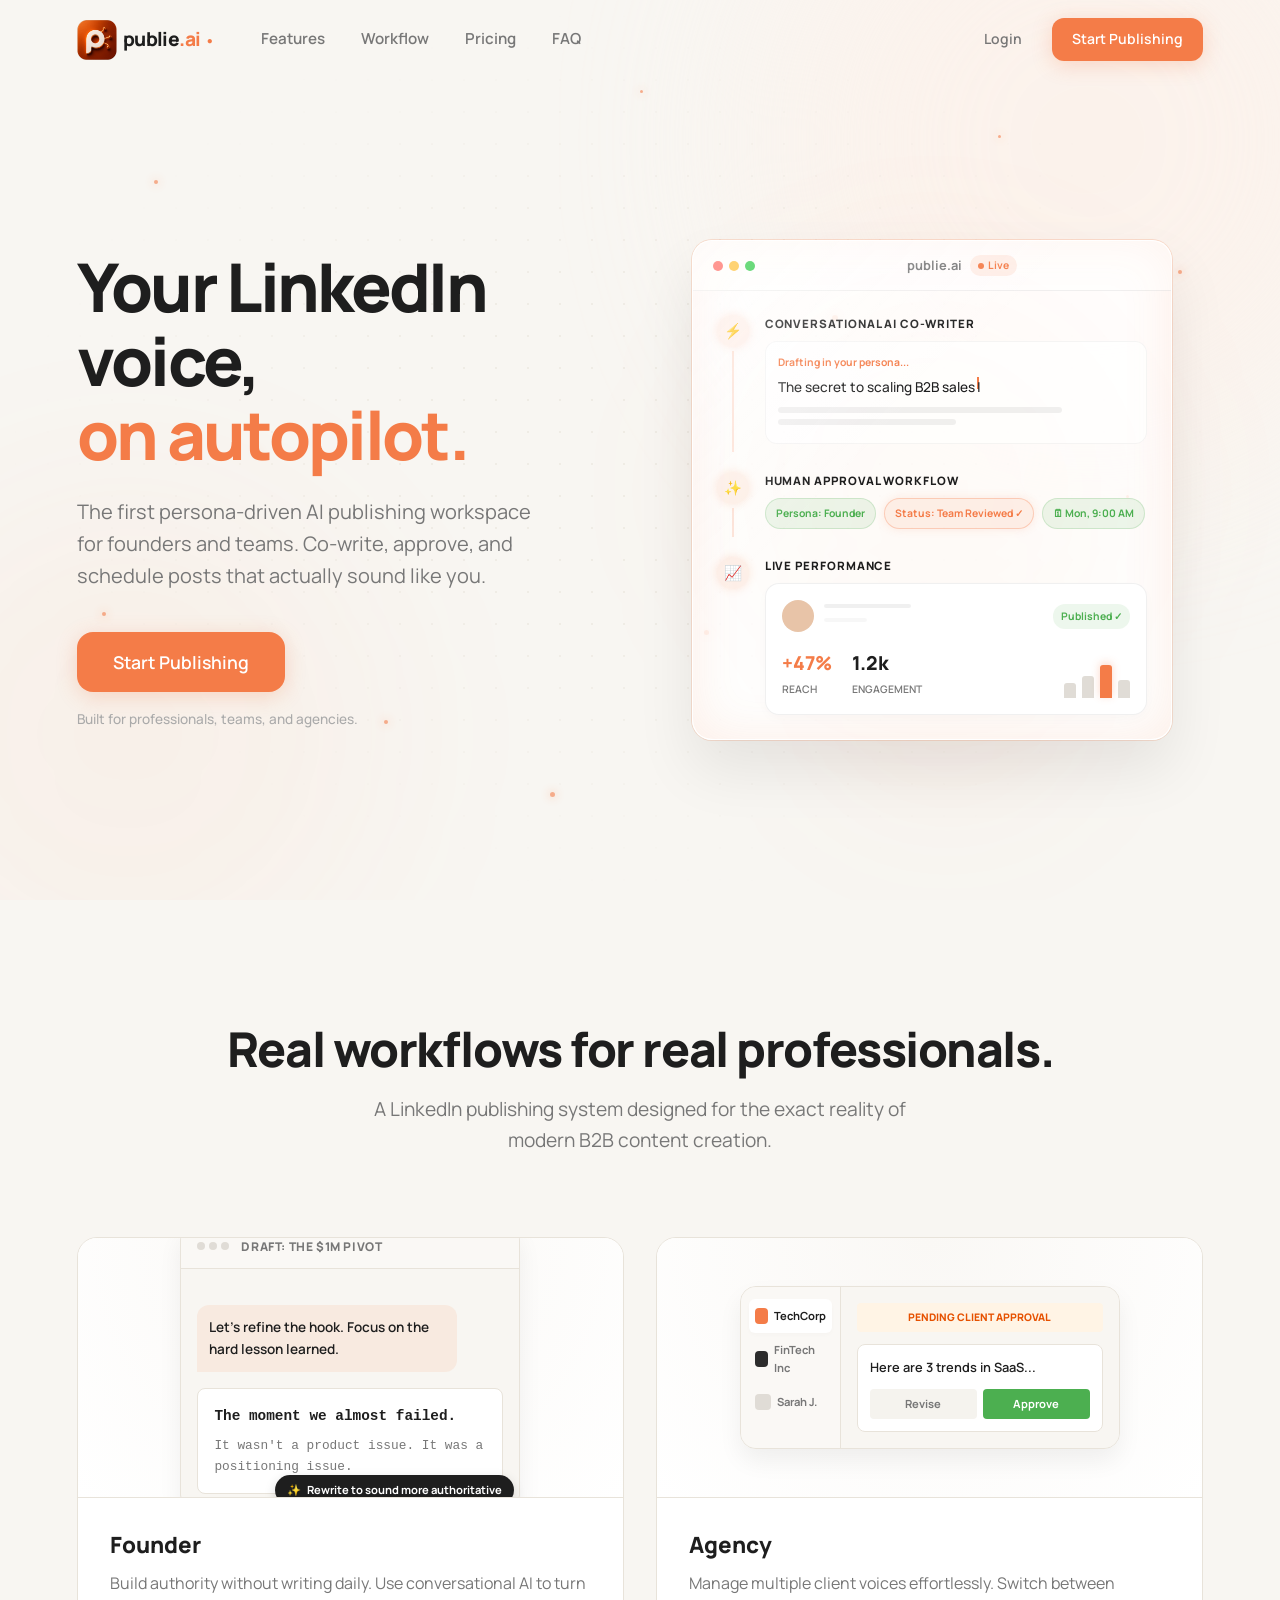
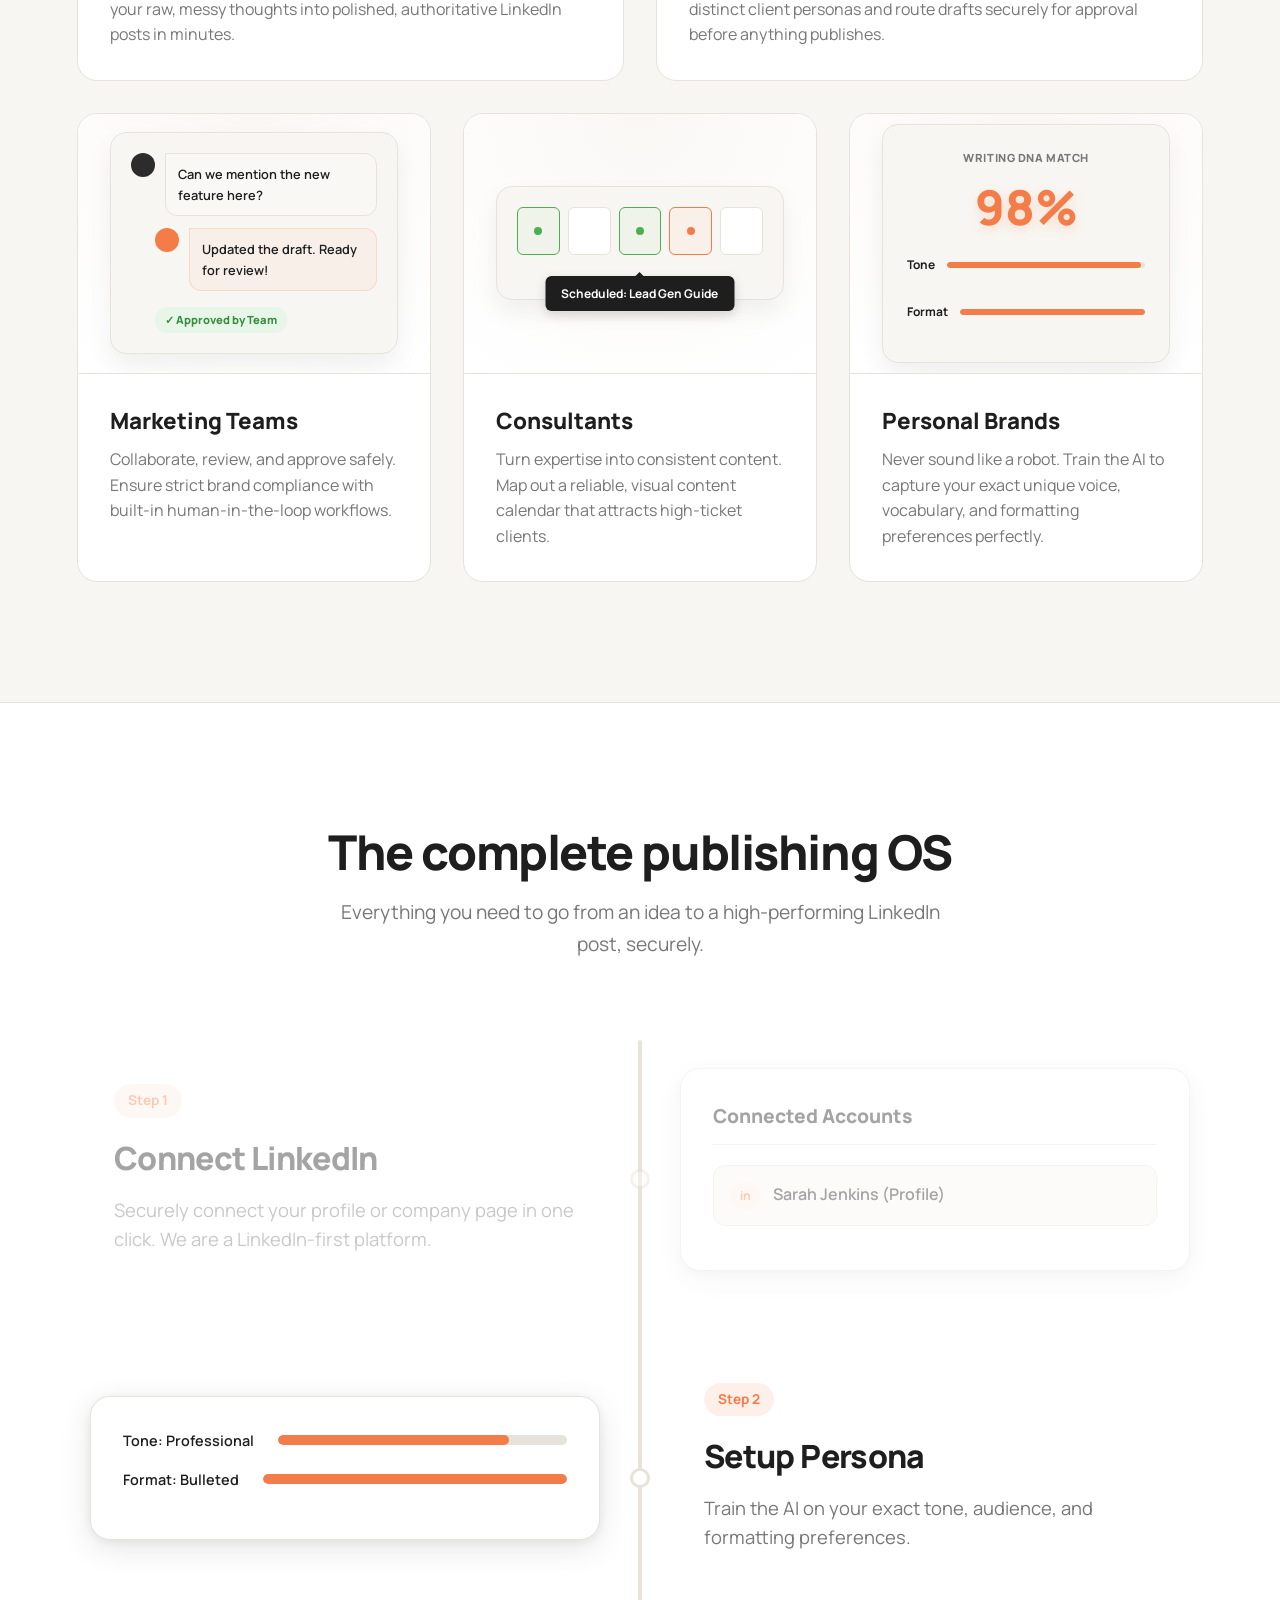
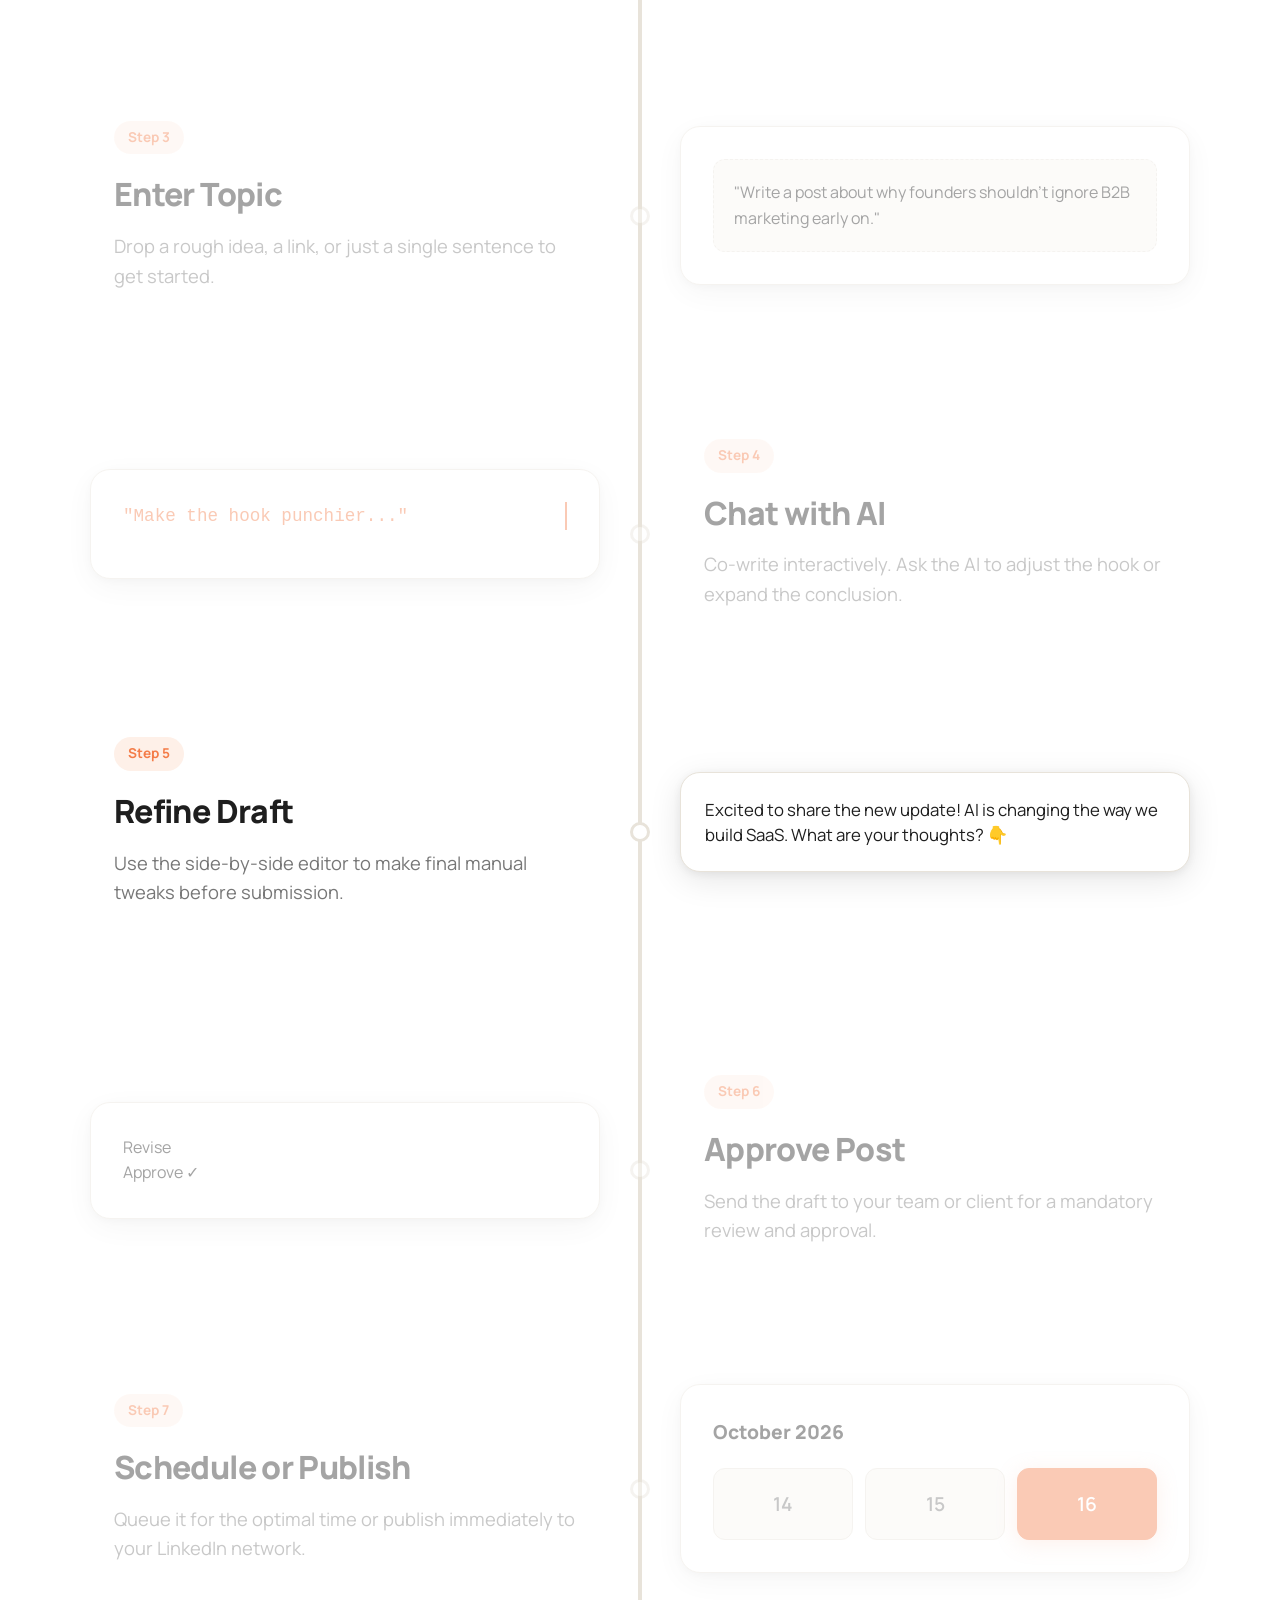
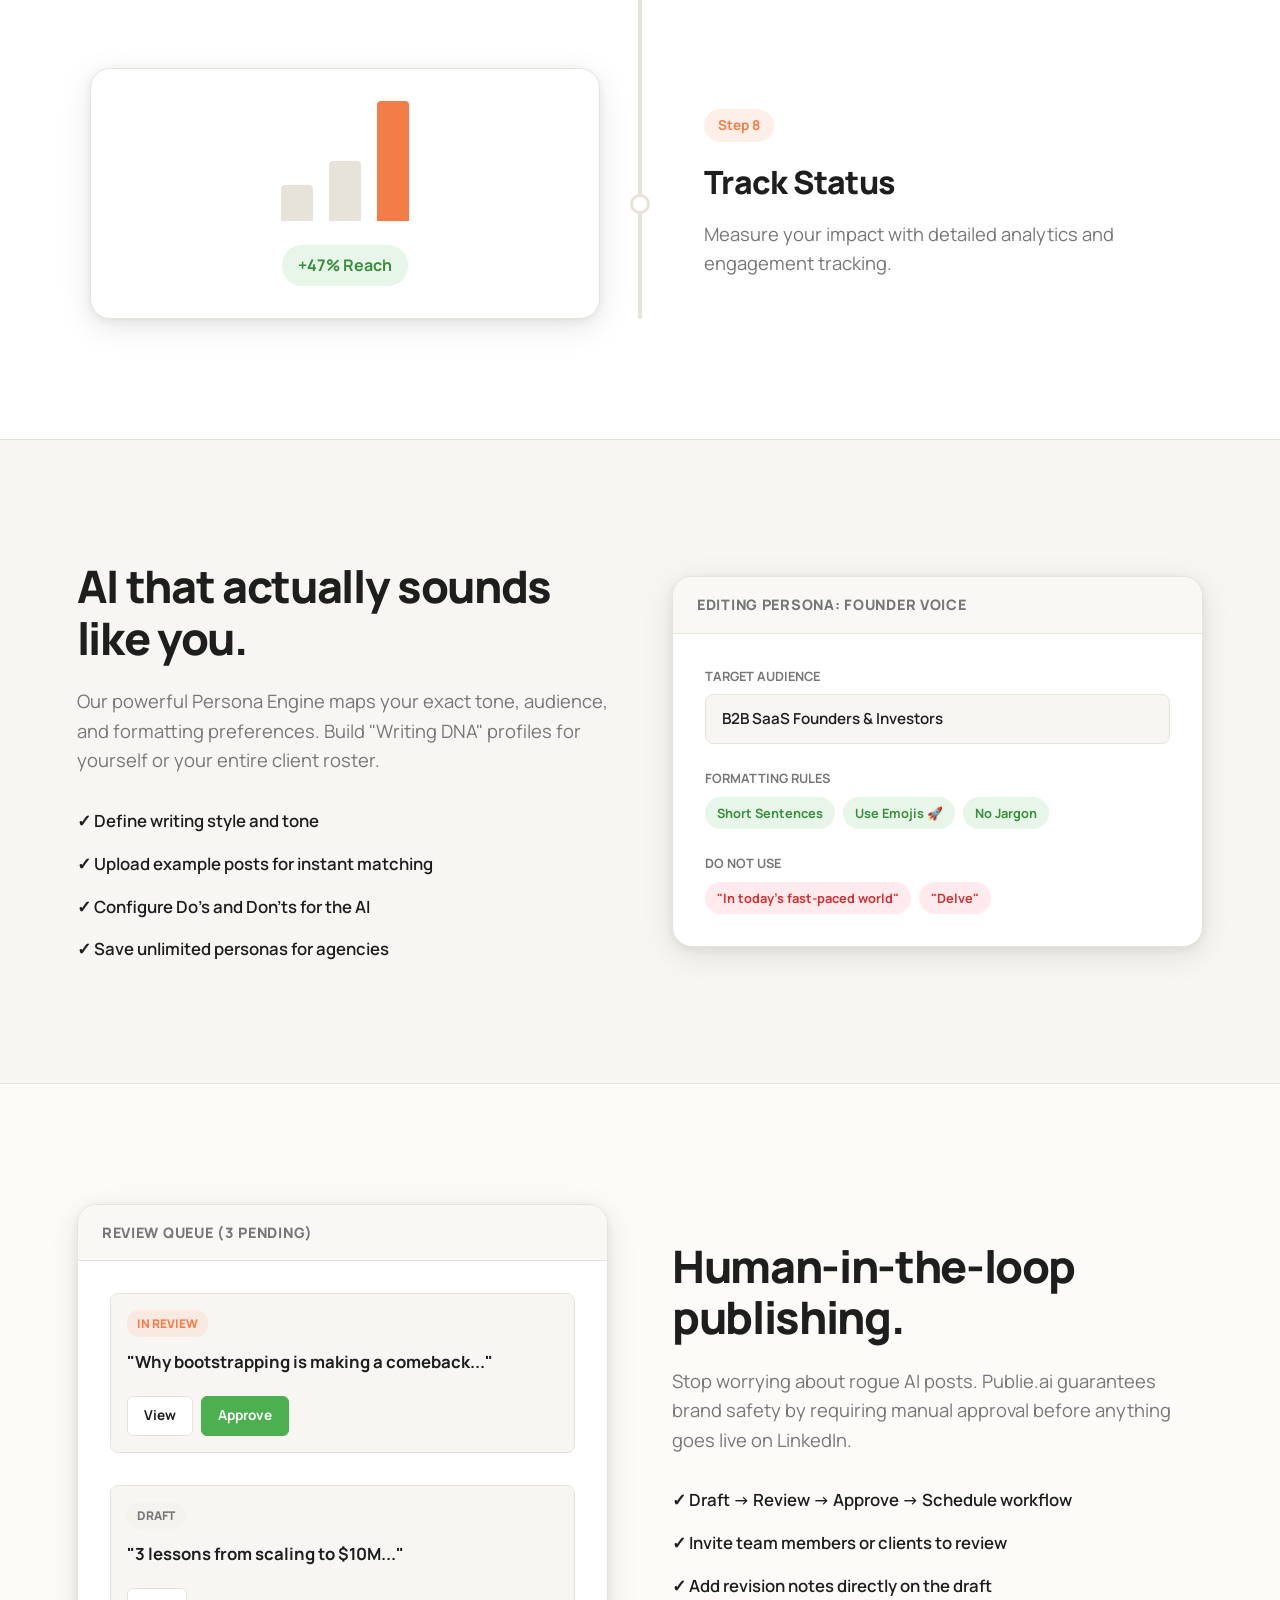
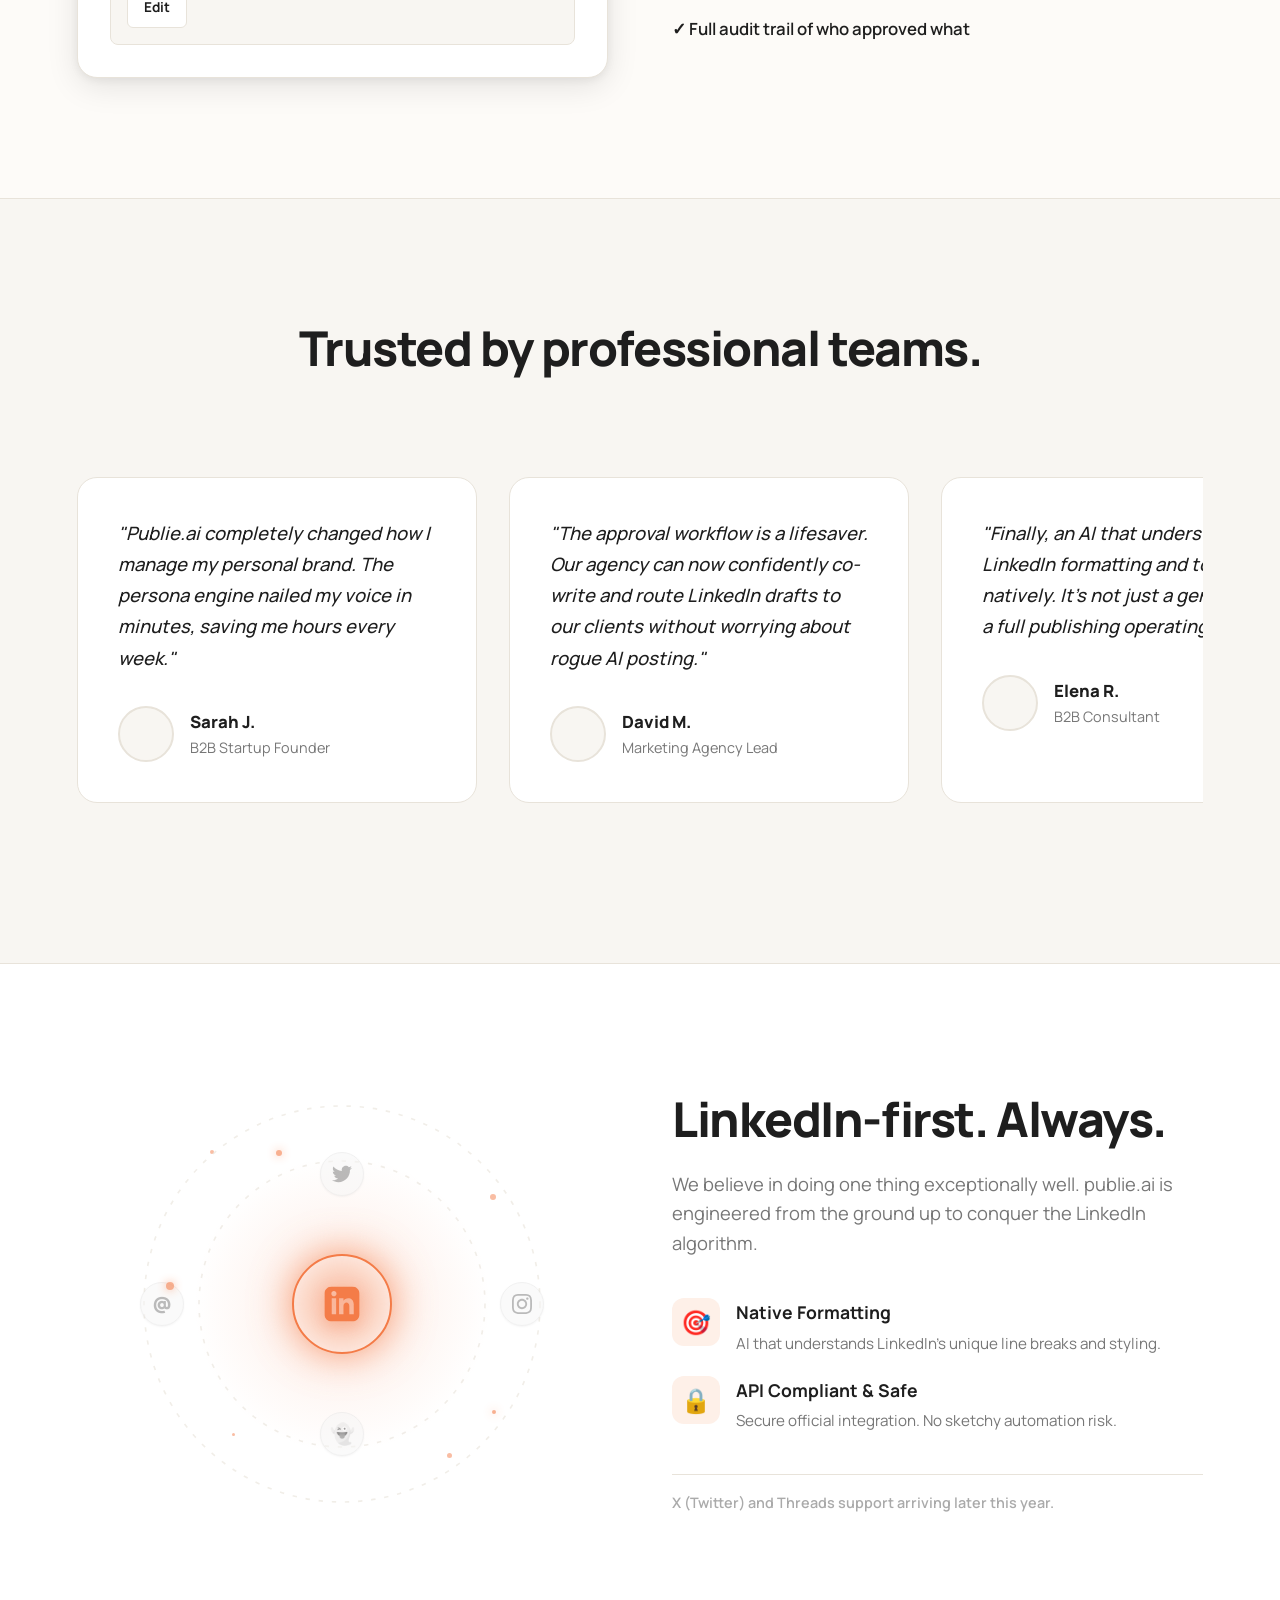
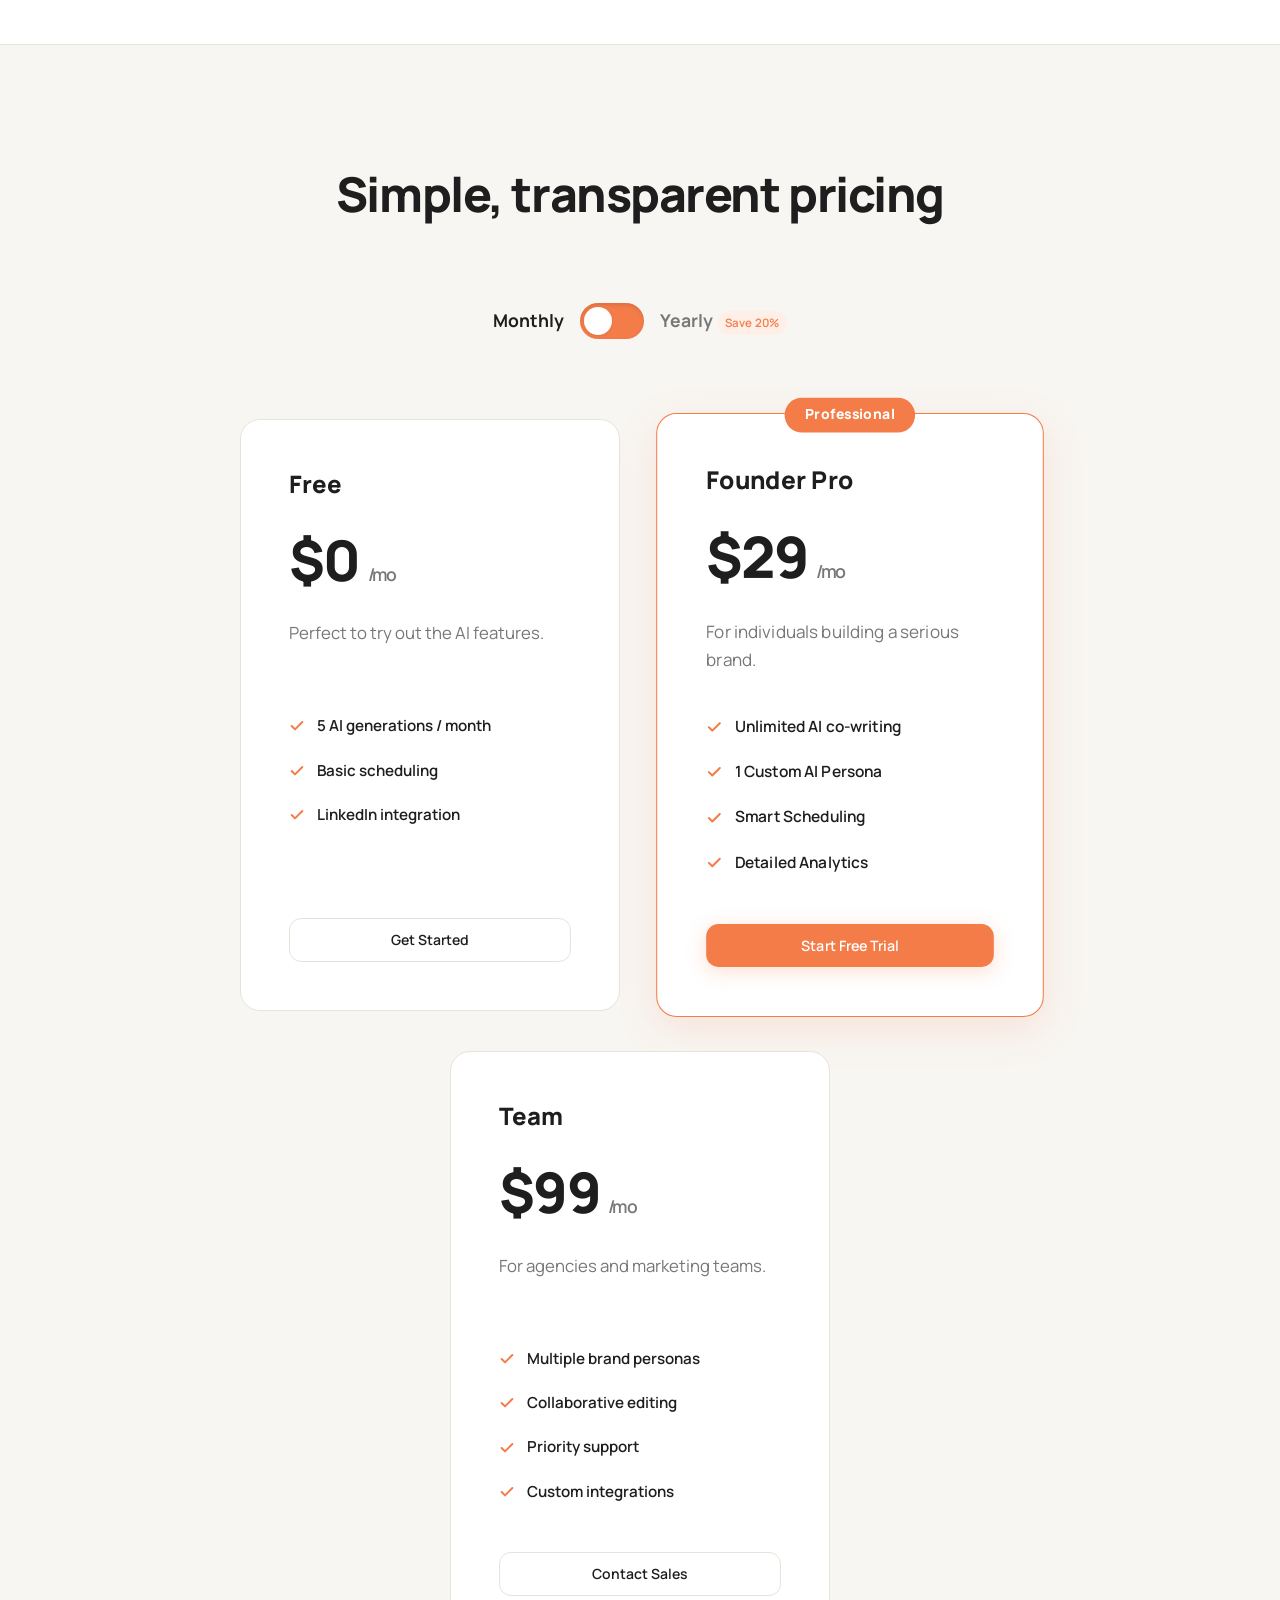
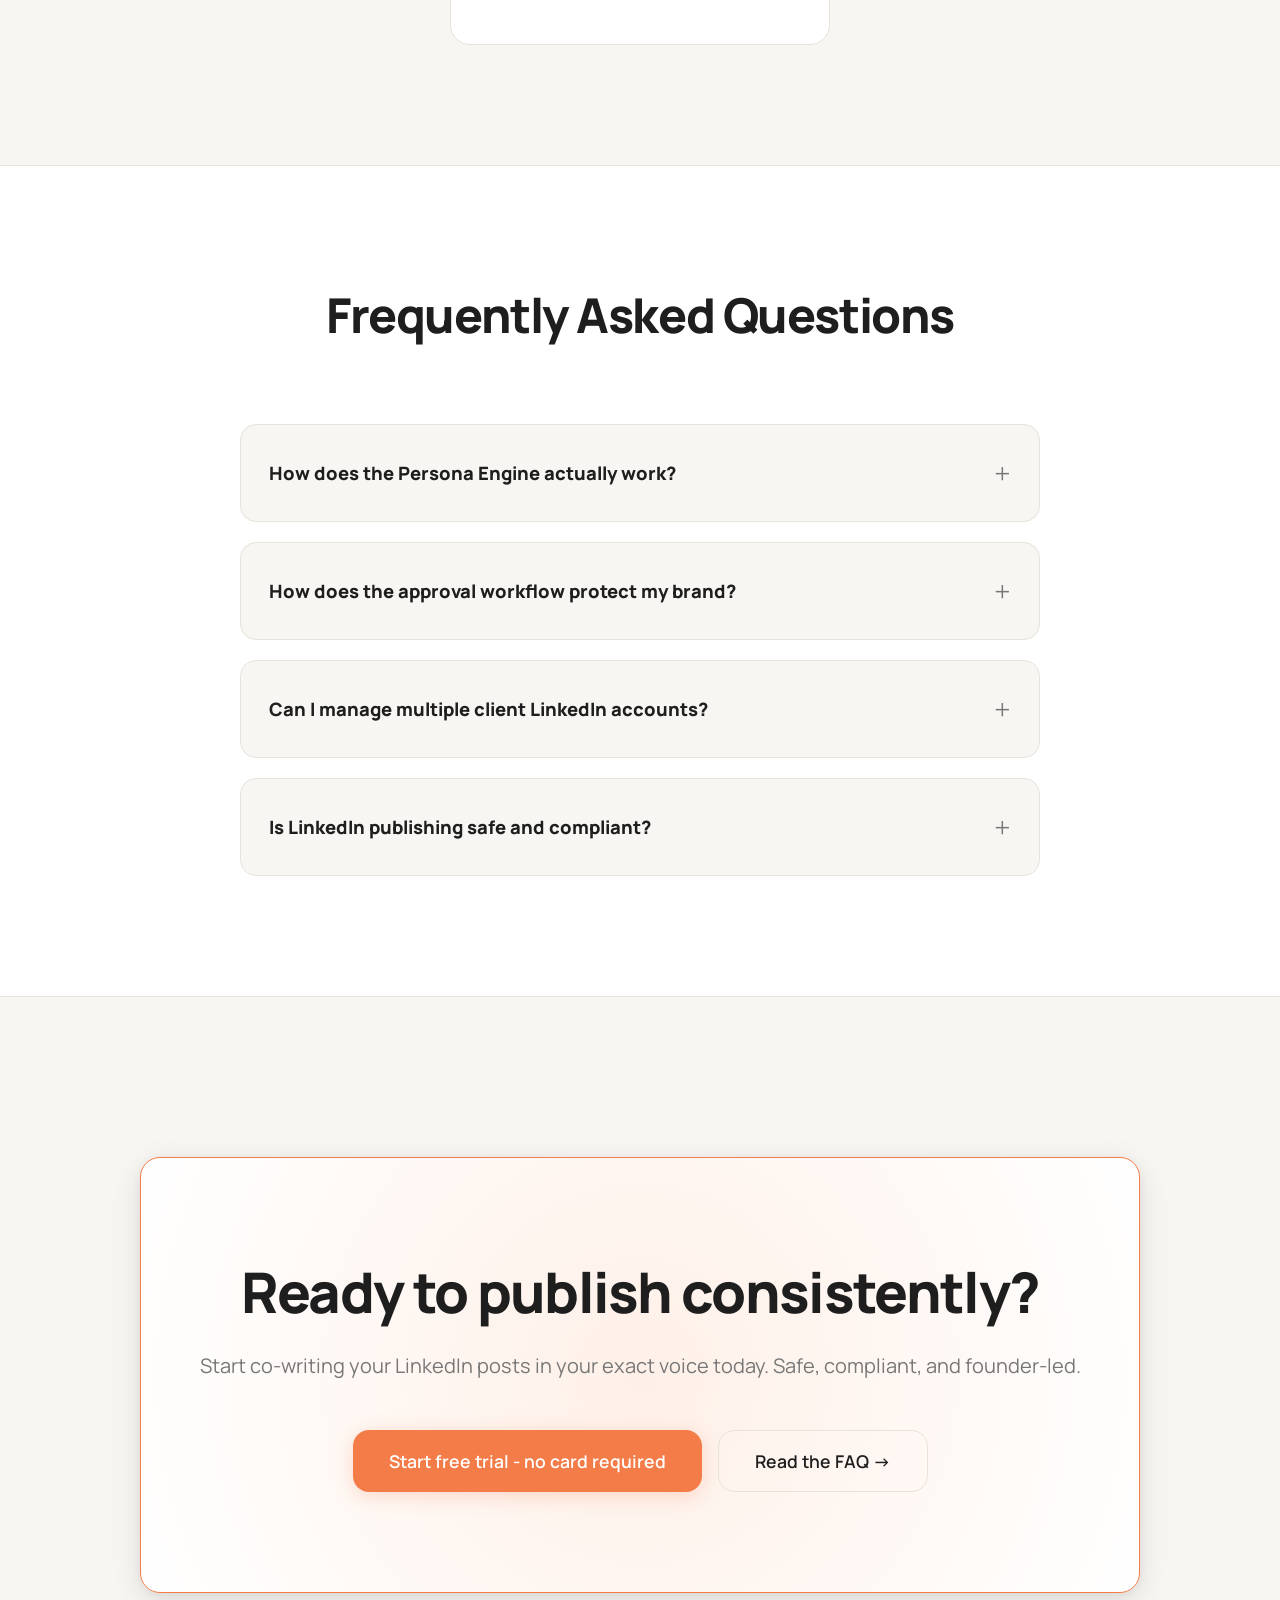
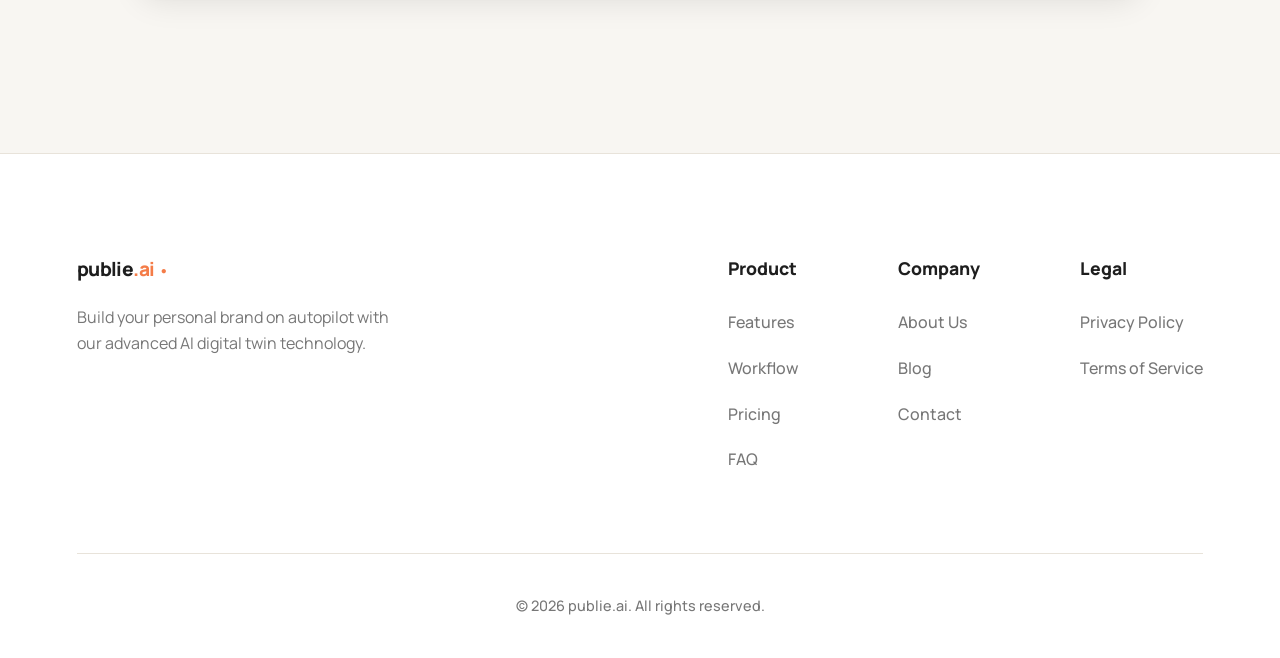
<file: index.html>
<!DOCTYPE html>
<html lang="en">

<head>
  <meta charset="UTF-8">
  <meta name="viewport" content="width=device-width, initial-scale=1.0">
  <title>publie.ai — Build your personal brand on autopilot</title>
  <link rel="preconnect" href="https://fonts.googleapis.com" />
  <link rel="preconnect" href="https://fonts.gstatic.com" crossorigin />
  <link href="https://fonts.googleapis.com/css2?family=Manrope:wght@300;400;500;600;700;800&display=swap"
    rel="stylesheet" />
  <link rel="stylesheet" href="main.css" />
  <link rel="stylesheet" href="home.css" />
  <link rel="icon" type="image/png" href="logo.png" />
</head>

<body class="home-body">
  <!-- Navbar -->
  <nav class="navbar" id="navbar">
    <div class="logo">
      <img src="logo.png" alt="publie.ai logo" class="logo-img">
      <span class="logo-text">publie<span class="logo-dot">.ai</span></span>
      <span class="logo-badge">●</span>
    </div>
    <button class="mobile-menu-toggle" id="mobile-menu-toggle" aria-label="Toggle Menu">
      <span></span>
      <span></span>
      <span></span>
    </button>
    <div class="nav-menu-wrapper" id="nav-menu-wrapper">
      <ul class="nav-links">
        <li><a href="#features">Features</a></li>
        <li><a href="#workflow">Workflow</a></li>
        <li><a href="#pricing">Pricing</a></li>
        <li><a href="#faq">FAQ</a></li>
      </ul>
      <div class="nav-actions">
        <a href="https://publie-ai-app.divamtech.com/#/sign-in" target="_blank" class="btn btn-ghost">Login</a>
        <a href="https://publie-ai-app.divamtech.com/#/sign-in" target="_blank" class="btn btn-primary">Start Publishing</a>
      </div>
    </div>
  </nav>

  <main>
    <!-- Hero Section -->
    <section class="hero" id="hero">
      <!-- Ambient Background Elements -->
      <div class="hero-ambient-bg">
        <div class="ambient-orb orb-a"></div>
        <div class="ambient-orb orb-b"></div>
        <div class="ambient-grid"></div>
        <!-- Floating particles -->
        <div class="particle" style="--x:12%;--y:20%;--s:4px;--d:0s;--dur:8s"></div>
        <div class="particle" style="--x:78%;--y:15%;--s:3px;--d:1.2s;--dur:10s"></div>
        <div class="particle" style="--x:55%;--y:70%;--s:5px;--d:2.5s;--dur:9s"></div>
        <div class="particle" style="--x:88%;--y:55%;--s:3px;--d:0.5s;--dur:11s"></div>
        <div class="particle" style="--x:30%;--y:80%;--s:4px;--d:3s;--dur:7s"></div>
        <div class="particle" style="--x:65%;--y:35%;--s:6px;--d:1.8s;--dur:12s"></div>
        <div class="particle" style="--x:20%;--y:50%;--s:3px;--d:4s;--dur:8s"></div>
        <div class="particle" style="--x:92%;--y:30%;--s:4px;--d:0.8s;--dur:9s"></div>
        <div class="particle" style="--x:43%;--y:88%;--s:5px;--d:2s;--dur:10s"></div>
        <div class="particle" style="--x:72%;--y:65%;--s:3px;--d:3.5s;--dur:7s"></div>
        <div class="particle" style="--x:8%;--y:68%;--s:4px;--d:1s;--dur:11s"></div>
        <div class="particle" style="--x:50%;--y:10%;--s:3px;--d:4.5s;--dur:9s"></div>
      </div>

      <div class="hero-left">
        <h1 class="hero-title">Your LinkedIn voice, <br /><span class="text-accent">on autopilot.</span></h1>
        <p class="hero-subtitle">The first persona-driven AI publishing workspace for founders and teams. Co-write,
          approve, and schedule posts that actually sound like you.</p>
        <div class="hero-cta-wrapper">
          <a href="https://publie-ai-app.divamtech.com/#/sign-in" target="_blank" class="btn btn-primary btn-lg">Start Publishing</a>
          <p class="hero-trust">Built for professionals, teams, and agencies.</p>
        </div>
      </div>

      <div class="hero-right">

        <!-- Cinematic Background Effects -->
        <div class="hero-cine-bg">
          <div class="cine-glow main"></div>
          <div class="cine-glow accent"></div>
          <svg class="cine-streams" viewBox="0 0 500 600" preserveAspectRatio="none">
            <path d="M 120 600 L 120 0" class="c-stream s1" />
            <path d="M 250 600 L 250 0" class="c-stream s2" />
            <path d="M 380 600 L 380 0" class="c-stream s3" />
          </svg>
        </div>

        <!-- Unified OS Window -->
        <div class="os-window">
          <div class="os-glass-overlay"></div>

          <!-- Top Bar -->
          <div class="os-topbar">
            <div class="os-mac-dots"><span></span><span></span><span></span></div>
            <div class="os-title">publie.ai <span class="os-live-status"><span class="pulse-dot"></span> Live</span>
            </div>
          </div>

          <div class="os-body">
            <!-- Phase 1: Generation -->
            <div class="os-phase">
              <div class="os-icon-col">
                <div class="os-phase-icon">⚡</div>
                <div class="os-flow-line">
                  <div class="flow-dot"></div>
                </div>
              </div>
              <div class="os-content-col">
                <div class="os-phase-title">Conversational AI Co-writer</div>
                <div class="os-gen-box">
                  <div class="os-gen-header">Drafting in your persona...</div>
                  <div class="os-gen-typing">The secret to scaling B2B sales<span class="cursor">|</span></div>
                  <div class="os-skel w-80"></div>
                  <div class="os-skel w-50"></div>
                </div>
              </div>
            </div>

            <!-- Phase 2: Refinement -->
            <div class="os-phase">
              <div class="os-icon-col">
                <div class="os-phase-icon">✨</div>
                <div class="os-flow-line">
                  <div class="flow-dot d1"></div>
                </div>
              </div>
              <div class="os-content-col">
                <div class="os-phase-title">Human Approval Workflow</div>
                <div class="os-tags-row">
                  <div class="os-tag done">Persona: Founder</div>
                  <div class="os-tag active">Status: Team Reviewed ✓</div>
                  <div class="os-tag done">🗓 Mon, 9:00 AM</div>
                </div>
              </div>
            </div>

            <!-- Phase 3: Performance -->
            <div class="os-phase last">
              <div class="os-icon-col">
                <div class="os-phase-icon">📈</div>
              </div>
              <div class="os-content-col">
                <div class="os-phase-title">Live Performance</div>
                <div class="os-perf-card">
                  <div class="os-perf-header">
                    <div class="os-avatar"></div>
                    <div class="os-meta">
                      <div class="os-skel h-sm w-40"></div>
                      <div class="os-skel h-sm w-20 light"></div>
                    </div>
                    <div class="os-pub-badge">Published ✓</div>
                  </div>
                  <div class="os-perf-stats">
                    <div class="os-stat-item">
                      <div class="os-stat-val">+47%</div>
                      <div class="os-stat-lbl">Reach</div>
                    </div>
                    <div class="os-stat-item">
                      <div class="os-stat-val">1.2k</div>
                      <div class="os-stat-lbl">Engagement</div>
                    </div>
                    <div class="os-chart">
                      <div class="os-bar" style="--h: 40%"></div>
                      <div class="os-bar" style="--h: 60%"></div>
                      <div class="os-bar peak" style="--h: 90%"></div>
                      <div class="os-bar" style="--h: 50%"></div>
                    </div>
                  </div>
                </div>
              </div>
            </div>
          </div>
        </div>

      </div>


    </section>

    <!-- Built For Section (Bento Grid) -->
    <section class="built-for" id="features">
      <div class="section-header text-center">
        <h2>Real workflows for real professionals.</h2>
        <p>A LinkedIn publishing system designed for the exact reality of modern B2B content creation.</p>
      </div>
      <div class="bento-grid">

        <!-- 1. Founders (Large) -->
        <div class="bento-card card-large premium-card">
          <div class="bento-visual">
            <div class="bento-mockup founder-mock">
              <div class="mock-header">
                <div class="dots"><span class="dot"></span><span class="dot"></span><span class="dot"></span></div>
                <div class="mock-title">Draft: The $1M Pivot</div>
              </div>
              <div class="mock-body">
                <div class="ai-chat-bubble">Let's refine the hook. Focus on the hard lesson learned.</div>
                <div class="editor-pane">
                  <div class="line title">The moment we almost failed.</div>
                  <div class="line sub">It wasn't a product issue. It was a positioning issue.</div>
                  <div class="ai-suggestion-glow">
                    <span class="icon">✨</span> <span class="text">Rewrite to sound more authoritative</span>
                  </div>
                </div>
              </div>
            </div>
          </div>
          <div class="bento-content">
            <h3>Founder</h3>
            <p>Build authority without writing daily. Use conversational AI to turn your raw, messy thoughts into
              polished, authoritative LinkedIn posts in minutes.</p>
          </div>
        </div>

        <!-- 2. Agency (Large) -->
        <div class="bento-card card-large premium-card">
          <div class="bento-visual">
            <div class="bento-mockup agency-mock">
              <div class="mock-sidebar">
                <div class="ws-switcher">
                  <div class="ws-item active">
                    <div class="av c1"></div>TechCorp
                  </div>
                  <div class="ws-item">
                    <div class="av c2"></div>FinTech Inc
                  </div>
                  <div class="ws-item">
                    <div class="av c3"></div>Sarah J.
                  </div>
                </div>
              </div>
              <div class="mock-main">
                <div class="status-banner review">Pending Client Approval</div>
                <div class="mock-card-mini">
                  <div class="mini-text">Here are 3 trends in SaaS...</div>
                  <div class="action-row">
                    <div class="btn-xs reject">Revise</div>
                    <div class="btn-xs approve">Approve</div>
                  </div>
                </div>
              </div>
            </div>
          </div>
          <div class="bento-content">
            <h3>Agency</h3>
            <p>Manage multiple client voices effortlessly. Switch between distinct client personas and route drafts
              securely for approval before anything publishes.</p>
          </div>
        </div>

        <!-- 3. Marketing Teams (Medium) -->
        <div class="bento-card card-medium premium-card">
          <div class="bento-visual">
            <div class="bento-mockup team-mock">
              <div class="comment-thread">
                <div class="comment">
                  <div class="av t1"></div>
                  <div class="c-text">Can we mention the new feature here?</div>
                </div>
                <div class="comment reply">
                  <div class="av t2"></div>
                  <div class="c-text">Updated the draft. Ready for review!</div>
                </div>
              </div>
              <div class="status-pill approved">✓ Approved by Team</div>
            </div>
          </div>
          <div class="bento-content">
            <h3>Marketing Teams</h3>
            <p>Collaborate, review, and approve safely. Ensure strict brand compliance with built-in human-in-the-loop
              workflows.</p>
          </div>
        </div>

        <!-- 4. Consultants (Medium) -->
        <div class="bento-card card-medium premium-card">
          <div class="bento-visual">
            <div class="bento-mockup consultant-mock">
              <div class="macro-calendar">
                <div class="cal-week">
                  <div class="c-day pub"><span class="dot"></span></div>
                  <div class="c-day"></div>
                  <div class="c-day pub"><span class="dot"></span></div>
                  <div class="c-day sched"><span class="dot"></span></div>
                  <div class="c-day"></div>
                </div>
                <div class="cal-tooltip">Scheduled: Lead Gen Guide</div>
              </div>
            </div>
          </div>
          <div class="bento-content">
            <h3>Consultants</h3>
            <p>Turn expertise into consistent content. Map out a reliable, visual content calendar that attracts
              high-ticket clients.</p>
          </div>
        </div>

        <!-- 5. Personal Brands (Medium) -->
        <div class="bento-card card-medium premium-card">
          <div class="bento-visual">
            <div class="bento-mockup brand-mock">
              <div class="dna-profile">
                <div class="dna-header">Writing DNA Match</div>
                <div class="dna-score">98%</div>
                <div class="dna-bars">
                  <div class="bar-row"><span>Tone</span>
                    <div class="bar">
                      <div class="fill f-tone"></div>
                    </div>
                  </div>
                  <div class="bar-row"><span>Format</span>
                    <div class="bar">
                      <div class="fill f-format"></div>
                    </div>
                  </div>
                </div>
              </div>
            </div>
          </div>
          <div class="bento-content">
            <h3>Personal Brands</h3>
            <p>Never sound like a robot. Train the AI to capture your exact unique voice, vocabulary, and formatting
              preferences perfectly.</p>
          </div>
        </div>

      </div>
    </section>

    <!-- Unified Interactive Workflow Timeline -->
    <section class="workflow-section" id="workflow">
      <div class="section-header text-center">
        <h2>The complete publishing OS</h2>
        <p>Everything you need to go from an idea to a high-performing LinkedIn post, securely.</p>
      </div>
      <div class="workflow-container">
        <div class="workflow-path">
          <div class="workflow-path-fill" id="workflow-path-fill"></div>
        </div>

        <!-- Step 1 -->
        <div class="workflow-step" data-step="1">
          <div class="workflow-node"></div>
          <div class="step-content">
            <div class="step-badge">Step 1</div>
            <h3>Connect LinkedIn</h3>
            <p>Securely connect your profile or company page in one click. We are a LinkedIn-first platform.</p>
          </div>
          <div class="step-visual">
            <div class="mock-ui">
              <div class="mock-header">Connected Accounts</div>
              <div class="mock-item"><span class="tag linkedin-tag">in</span> Sarah Jenkins (Profile)</div>
            </div>
          </div>
        </div>

        <!-- Step 2 -->
        <div class="workflow-step reverse" data-step="2">
          <div class="workflow-node"></div>
          <div class="step-content">
            <div class="step-badge">Step 2</div>
            <h3>Setup Persona</h3>
            <p>Train the AI on your exact tone, audience, and formatting preferences.</p>
          </div>
          <div class="step-visual">
            <div class="mock-ui persona-ui">
              <div class="persona-bars">
                <div class="bar-row"><span>Tone: Professional</span>
                  <div class="bar">
                    <div class="fill" style="width:80%"></div>
                  </div>
                </div>
                <div class="bar-row"><span>Format: Bulleted</span>
                  <div class="bar">
                    <div class="fill" style="width:100%"></div>
                  </div>
                </div>
              </div>
            </div>
          </div>
        </div>

        <!-- Step 3 -->
        <div class="workflow-step" data-step="3">
          <div class="workflow-node"></div>
          <div class="step-content">
            <div class="step-badge">Step 3</div>
            <h3>Enter Topic</h3>
            <p>Drop a rough idea, a link, or just a single sentence to get started.</p>
          </div>
          <div class="step-visual">
            <div class="mock-ui tool-ui">
              <div class="text-block">"Write a post about why founders shouldn't ignore B2B marketing early on."</div>
            </div>
          </div>
        </div>

        <!-- Step 4 -->
        <div class="workflow-step reverse" data-step="4">
          <div class="workflow-node"></div>
          <div class="step-content">
            <div class="step-badge">Step 4</div>
            <h3>Chat with AI</h3>
            <p>Co-write interactively. Ask the AI to adjust the hook or expand the conclusion.</p>
          </div>
          <div class="step-visual">
            <div class="mock-ui generate-ui">
              <div class="typing-effect">"Make the hook punchier..."</div>
              <div class="generated-block skeleton-block mt-4"></div>
              <div class="generated-block skeleton-block"></div>
            </div>
          </div>
        </div>

        <!-- Step 5 -->
        <div class="workflow-step" data-step="5">
          <div class="workflow-node"></div>
          <div class="step-content">
            <div class="step-badge">Step 5</div>
            <h3>Refine Draft</h3>
            <p>Use the side-by-side editor to make final manual tweaks before submission.</p>
          </div>
          <div class="step-visual">
            <div class="mock-ui linkedin-mock">
              <div class="li-body">Excited to share the new update! AI is changing the way we build SaaS. What are your
                thoughts? 👇</div>
            </div>
          </div>
        </div>

        <!-- Step 6 -->
        <div class="workflow-step reverse" data-step="6">
          <div class="workflow-node"></div>
          <div class="step-content">
            <div class="step-badge">Step 6</div>
            <h3>Approve Post</h3>
            <p>Send the draft to your team or client for a mandatory review and approval.</p>
          </div>
          <div class="step-visual">
            <div class="mock-ui">
              <div class="approval-action">
                <div class="btn-sm btn-reject">Revise</div>
                <div class="btn-sm btn-approve">Approve ✓</div>
              </div>
            </div>
          </div>
        </div>

        <!-- Step 7 -->
        <div class="workflow-step" data-step="7">
          <div class="workflow-node"></div>
          <div class="step-content">
            <div class="step-badge">Step 7</div>
            <h3>Schedule or Publish</h3>
            <p>Queue it for the optimal time or publish immediately to your LinkedIn network.</p>
          </div>
          <div class="step-visual">
            <div class="mock-ui calendar-ui">
              <div class="cal-header">October 2026</div>
              <div class="cal-grid">
                <div class="cal-day">14</div>
                <div class="cal-day">15</div>
                <div class="cal-day active">16</div>
              </div>
            </div>
          </div>
        </div>

        <!-- Step 8 -->
        <div class="workflow-step reverse" data-step="8">
          <div class="workflow-node"></div>
          <div class="step-content">
            <div class="step-badge">Step 8</div>
            <h3>Track Status</h3>
            <p>Measure your impact with detailed analytics and engagement tracking.</p>
          </div>
          <div class="step-visual">
            <div class="mock-ui chart-ui">
              <div class="chart-bars">
                <div class="chart-bar h-1"></div>
                <div class="chart-bar h-2"></div>
                <div class="chart-bar h-5"></div>
              </div>
              <div class="chart-label">+47% Reach</div>
            </div>
          </div>
        </div>
      </div>
    </section>

    <!-- NEW SECTION: Persona Engine -->
    <section class="persona-section">
      <div class="feature-split-container">
        <div class="fs-content">
          <h2>AI that actually sounds like you.</h2>
          <p>Our powerful Persona Engine maps your exact tone, audience, and formatting preferences. Build "Writing DNA"
            profiles for yourself or your entire client roster.</p>
          <ul class="feature-list">
            <li>✓ Define writing style and tone</li>
            <li>✓ Upload example posts for instant matching</li>
            <li>✓ Configure Do's and Don'ts for the AI</li>
            <li>✓ Save unlimited personas for agencies</li>
          </ul>
        </div>
        <div class="fs-visual">
          <div class="premium-ui-block">
            <div class="ui-block-header">Editing Persona: Founder Voice</div>
            <div class="ui-block-body">
              <div class="ui-field">
                <label>Target Audience</label>
                <div class="ui-input">B2B SaaS Founders & Investors</div>
              </div>
              <div class="ui-field">
                <label>Formatting Rules</label>
                <div class="ui-tags"><span class="t-tag">Short Sentences</span><span class="t-tag">Use Emojis
                    🚀</span><span class="t-tag">No Jargon</span></div>
              </div>
              <div class="ui-field">
                <label>Do Not Use</label>
                <div class="ui-tags error"><span class="t-tag">"In today's fast-paced world"</span><span
                    class="t-tag">"Delve"</span></div>
              </div>
            </div>
          </div>
        </div>
      </div>
    </section>

    <!-- NEW SECTION: Approval Workflow -->
    <section class="approval-section">
      <div class="feature-split-container reverse-split">
        <div class="fs-content">
          <h2>Human-in-the-loop publishing.</h2>
          <p>Stop worrying about rogue AI posts. Publie.ai guarantees brand safety by requiring manual approval before
            anything goes live on LinkedIn.</p>
          <ul class="feature-list">
            <li>✓ Draft → Review → Approve → Schedule workflow</li>
            <li>✓ Invite team members or clients to review</li>
            <li>✓ Add revision notes directly on the draft</li>
            <li>✓ Full audit trail of who approved what</li>
          </ul>
        </div>
        <div class="fs-visual">
          <div class="premium-ui-block">
            <div class="ui-block-header">Review Queue (3 Pending)</div>
            <div class="ui-block-body">
              <div class="review-item">
                <div class="ri-status review-color">In Review</div>
                <div class="ri-title">"Why bootstrapping is making a comeback..."</div>
                <div class="ri-actions">
                  <span class="act-btn">View</span>
                  <span class="act-btn primary">Approve</span>
                </div>
              </div>
              <div class="review-item mt-2">
                <div class="ri-status draft-color">Draft</div>
                <div class="ri-title">"3 lessons from scaling to $10M..."</div>
                <div class="ri-actions">
                  <span class="act-btn">Edit</span>
                </div>
              </div>
            </div>
          </div>
        </div>
      </div>
    </section>

    <!-- Testimonials -->
    <section class="testimonials">
      <div class="section-header text-center">
        <h2>Trusted by professional teams.</h2>
      </div>
      <div class="testimonials-carousel">
        <div class="testimonial-card">
          <div class="t-text">"Publie.ai completely changed how I manage my personal brand. The persona engine nailed my
            voice in minutes, saving me hours every week."</div>
          <div class="t-author">
            <div class="t-avatar av-1"></div>
            <div class="t-info"><strong>Sarah J.</strong><span>B2B Startup Founder</span></div>
          </div>
        </div>
        <div class="testimonial-card">
          <div class="t-text">"The approval workflow is a lifesaver. Our agency can now confidently co-write and route
            LinkedIn drafts to our clients without worrying about rogue AI posting."</div>
          <div class="t-author">
            <div class="t-avatar av-2"></div>
            <div class="t-info"><strong>David M.</strong><span>Marketing Agency Lead</span></div>
          </div>
        </div>
        <div class="testimonial-card">
          <div class="t-text">"Finally, an AI that understands LinkedIn formatting and tone natively. It's not just a
            generator; it's a full publishing operating system."</div>
          <div class="t-author">
            <div class="t-avatar av-3"></div>
            <div class="t-info"><strong>Elena R.</strong><span>B2B Consultant</span></div>
          </div>
        </div>
      </div>
    </section>

    <!-- Integrations -->
    <section class="integrations">
      <div class="integrations-inner">
        <!-- Left: Orbit -->
        <div class="integrations-visual">
          <div class="integration-orbit">
            <!-- Ambient Background -->
            <div class="ambient-glow"></div>
            <div class="ambient-particles">
              <div class="a-dot d1"></div>
              <div class="a-dot d2"></div>
              <div class="a-dot d3"></div>
              <div class="a-dot d4"></div>
            </div>

            <div class="center-core">
              <div class="core-glow"></div>
              <div class="core-glow-pulse"></div>
              <div class="linkedin-logo">
                <svg width="32" height="32" viewBox="0 0 24 24" fill="currentColor">
                  <path
                    d="M19 0h-14c-2.761 0-5 2.239-5 5v14c0 2.761 2.239 5 5 5h14c2.762 0 5-2.239 5-5v-14c0-2.761-2.238-5-5-5zm-11 19h-3v-11h3v11zm-1.5-12.268c-.966 0-1.75-.79-1.75-1.764s.784-1.764 1.75-1.764 1.75.79 1.75 1.764-.783 1.764-1.75 1.764zm13.5 12.268h-3v-5.604c0-3.368-4-3.113-4 0v5.604h-3v-11h3v1.765c1.396-2.586 7-2.777 7 2.476v6.759z" />
                </svg>
              </div>
            </div>
            <!-- Orbit particles -->
            <div class="orbit-particles">
              <div class="particle p1"></div>
              <div class="particle p2"></div>
              <div class="particle p3"></div>
            </div>
            <!-- Connect lines -->
            <svg class="connect-lines" viewBox="0 0 400 400">
              <circle cx="200" cy="200" r="130" stroke="var(--border)" stroke-width="1.5" stroke-dasharray="4 8"
                fill="none" />
              <circle cx="200" cy="200" r="180" stroke="var(--border)" stroke-width="1.5" stroke-dasharray="4 8"
                fill="none" />
            </svg>
            <div class="orbit-ring inner-ring">
              <div class="int-icon secondary twitter">
                <svg width="20" height="20" viewBox="0 0 24 24" fill="currentColor">
                  <path
                    d="M24 4.557c-.883.392-1.832.656-2.828.775 1.017-.609 1.798-1.574 2.165-2.724-.951.564-2.005.974-3.127 1.195-.897-.957-2.178-1.555-3.594-1.555-3.179 0-5.515 2.966-4.797 6.045-4.091-.205-7.719-2.165-10.148-5.144-1.29 2.213-.669 5.108 1.523 6.574-.806-.026-1.566-.247-2.229-.616-.054 2.281 1.581 4.415 3.949 4.89-.693.188-1.452.232-2.224.084.626 1.956 2.444 3.379 4.6 3.419-2.07 1.623-4.678 2.348-7.29 2.04 2.179 1.397 4.768 2.212 7.548 2.212 9.142 0 14.307-7.721 13.995-14.646.962-.695 1.797-1.562 2.457-2.549z" />
                </svg>
              </div>
              <div class="int-icon secondary ghost" style="font-size: 20px;">👻</div>
            </div>
            <div class="orbit-ring outer-ring">
              <div class="int-icon secondary threads" style="font-weight: 800; font-size: 22px;">@</div>
              <div class="int-icon secondary instagram">
                <svg width="20" height="20" viewBox="0 0 24 24" fill="currentColor">
                  <path
                    d="M12 2.163c3.204 0 3.584.012 4.85.07 3.252.148 4.771 1.691 4.919 4.919.058 1.265.069 1.645.069 4.849 0 3.205-.012 3.584-.069 4.849-.149 3.225-1.664 4.771-4.919 4.919-1.266.058-1.644.07-4.85.07-3.204 0-3.584-.012-4.849-.07-3.26-.149-4.771-1.699-4.919-4.92-.058-1.265-.07-1.644-.07-4.849 0-3.204.013-3.583.07-4.849.149-3.227 1.664-4.771 4.919-4.919 1.266-.057 1.645-.069 4.849-.069zm0-2.163c-3.259 0-3.667.014-4.947.072-4.358.2-6.78 2.618-6.98 6.98-.059 1.281-.073 1.689-.073 4.948 0 3.259.014 3.668.072 4.948.2 4.358 2.618 6.78 6.98 6.98 1.281.058 1.689.072 4.948.072 3.259 0 3.668-.014 4.948-.072 4.354-.2 6.782-2.618 6.979-6.98.059-1.28.073-1.689.073-4.948 0-3.259-.014-3.667-.072-4.947-.196-4.354-2.617-6.78-6.979-6.98-1.281-.059-1.69-.073-4.949-.073zm0 5.838c-3.403 0-6.162 2.759-6.162 6.162s2.759 6.163 6.162 6.163 6.162-2.759 6.162-6.163c0-3.403-2.759-6.162-6.162-6.162zm0 10.162c-2.209 0-4-1.79-4-4 0-2.209 1.791-4 4-4s4 1.791 4 4c0 2.21-1.791 4-4 4zm6.406-11.845c-.796 0-1.441.645-1.441 1.44s.645 1.44 1.441 1.44c.795 0 1.439-.645 1.439-1.44s-.644-1.44-1.439-1.44z" />
                </svg>
              </div>
            </div>
          </div>
        </div>

        <!-- Right: Content -->
        <div class="integrations-content">
          <h2>LinkedIn-first. Always.</h2>
          <p class="int-subtitle">We believe in doing one thing exceptionally well. publie.ai is engineered from the
            ground up to conquer the LinkedIn algorithm.</p>
          <ul class="int-features">
            <li>
              <div class="feat-icon">🎯</div>
              <div>
                <strong>Native Formatting</strong>
                <span>AI that understands LinkedIn's unique line breaks and styling.</span>
              </div>
            </li>
            <li>
              <div class="feat-icon">🔒</div>
              <div>
                <strong>API Compliant & Safe</strong>
                <span>Secure official integration. No sketchy automation risk.</span>
              </div>
            </li>
          </ul>
          <p class="int-note">X (Twitter) and Threads support arriving later this year.</p>
        </div>
      </div>
    </section>

    <!-- Pricing Section -->
    <section class="pricing" id="pricing">
      <div class="section-header text-center">
        <h2>Simple, transparent pricing</h2>
      </div>
      <div class="pricing-toggle">
        <span class="monthly active">Monthly</span>
        <div class="toggle-switch"></div>
        <span class="yearly">Yearly <span class="badge badge-accent">Save 20%</span></span>
      </div>
      <div class="pricing-cards">
        <div class="pricing-card">
          <h3>Free</h3>
          <div class="price">$0<span>/mo</span></div>
          <p>Perfect to try out the AI features.</p>
          <ul class="features-list">
            <li><svg width="16" height="16" viewBox="0 0 24 24" fill="none">
                <path d="M20 6L9 17l-5-5" stroke="var(--accent)" stroke-width="3" stroke-linecap="round"
                  stroke-linejoin="round" />
              </svg> 5 AI generations / month</li>
            <li><svg width="16" height="16" viewBox="0 0 24 24" fill="none">
                <path d="M20 6L9 17l-5-5" stroke="var(--accent)" stroke-width="3" stroke-linecap="round"
                  stroke-linejoin="round" />
              </svg> Basic scheduling</li>
            <li><svg width="16" height="16" viewBox="0 0 24 24" fill="none">
                <path d="M20 6L9 17l-5-5" stroke="var(--accent)" stroke-width="3" stroke-linecap="round"
                  stroke-linejoin="round" />
              </svg> LinkedIn integration</li>
          </ul>
          <a href="https://publie-ai-app.divamtech.com/#/sign-in" target="_blank" class="btn btn-secondary w-full" style="justify-content: center;">Get Started</a>
        </div>
        <div class="pricing-card highlighted">
          <div class="popular-badge">Professional</div>
          <h3>Founder Pro</h3>
          <div class="price">$29<span>/mo</span></div>
          <p>For individuals building a serious brand.</p>
          <ul class="features-list">
            <li><svg width="16" height="16" viewBox="0 0 24 24" fill="none">
                <path d="M20 6L9 17l-5-5" stroke="var(--accent)" stroke-width="3" stroke-linecap="round"
                  stroke-linejoin="round" />
              </svg> Unlimited AI co-writing</li>
            <li><svg width="16" height="16" viewBox="0 0 24 24" fill="none">
                <path d="M20 6L9 17l-5-5" stroke="var(--accent)" stroke-width="3" stroke-linecap="round"
                  stroke-linejoin="round" />
              </svg> 1 Custom AI Persona</li>
            <li><svg width="16" height="16" viewBox="0 0 24 24" fill="none">
                <path d="M20 6L9 17l-5-5" stroke="var(--accent)" stroke-width="3" stroke-linecap="round"
                  stroke-linejoin="round" />
              </svg> Smart Scheduling</li>
            <li><svg width="16" height="16" viewBox="0 0 24 24" fill="none">
                <path d="M20 6L9 17l-5-5" stroke="var(--accent)" stroke-width="3" stroke-linecap="round"
                  stroke-linejoin="round" />
              </svg> Detailed Analytics</li>
          </ul>
          <a href="https://publie-ai-app.divamtech.com/#/sign-in" target="_blank" class="btn btn-primary w-full" style="justify-content: center;">Start Free Trial</a>
        </div>
        <div class="pricing-card">
          <h3>Team</h3>
          <div class="price">$99<span>/mo</span></div>
          <p>For agencies and marketing teams.</p>
          <ul class="features-list">
            <li><svg width="16" height="16" viewBox="0 0 24 24" fill="none">
                <path d="M20 6L9 17l-5-5" stroke="var(--accent)" stroke-width="3" stroke-linecap="round"
                  stroke-linejoin="round" />
              </svg> Multiple brand personas</li>
            <li><svg width="16" height="16" viewBox="0 0 24 24" fill="none">
                <path d="M20 6L9 17l-5-5" stroke="var(--accent)" stroke-width="3" stroke-linecap="round"
                  stroke-linejoin="round" />
              </svg> Collaborative editing</li>
            <li><svg width="16" height="16" viewBox="0 0 24 24" fill="none">
                <path d="M20 6L9 17l-5-5" stroke="var(--accent)" stroke-width="3" stroke-linecap="round"
                  stroke-linejoin="round" />
              </svg> Priority support</li>
            <li><svg width="16" height="16" viewBox="0 0 24 24" fill="none">
                <path d="M20 6L9 17l-5-5" stroke="var(--accent)" stroke-width="3" stroke-linecap="round"
                  stroke-linejoin="round" />
              </svg> Custom integrations</li>
          </ul>
          <a href="https://publie-ai-app.divamtech.com/#/sign-in" target="_blank" class="btn btn-secondary w-full" style="justify-content: center;">Contact Sales</a>
        </div>
      </div>
    </section>

    <!-- FAQ Section -->
    <section class="faq" id="faq">
      <div class="section-header text-center">
        <h2>Frequently Asked Questions</h2>
      </div>
      <div class="faq-accordion">
        <div class="faq-item">
          <button class="faq-question">How does the Persona Engine actually work? <span class="icon">+</span></button>
          <div class="faq-answer">
            <p>It's not just a prompt. You upload examples of your writing, define strict formatting rules, and list
              phrases to avoid. The AI maps this into a "Writing DNA" profile that strictly adheres to your exact voice
              on every post.</p>
          </div>
        </div>
        <div class="faq-item">
          <button class="faq-question">How does the approval workflow protect my brand? <span
              class="icon">+</span></button>
          <div class="faq-answer">
            <p>We disable auto-publishing for drafted content until it has been explicitly marked as "Approved" by an
              authorized team member. This ensures zero rogue AI posts ever make it to your live feed.</p>
          </div>
        </div>
        <div class="faq-item">
          <button class="faq-question">Can I manage multiple client LinkedIn accounts? <span
              class="icon">+</span></button>
          <div class="faq-answer">
            <p>Yes. The Team plan is built for agencies. You can create unlimited distinct AI personas and workspaces,
              keeping client voices strictly separated from one another.</p>
          </div>
        </div>
        <div class="faq-item">
          <button class="faq-question">Is LinkedIn publishing safe and compliant? <span class="icon">+</span></button>
          <div class="faq-answer">
            <p>Absolutely. We use the official LinkedIn API for scheduling and publishing. There is no grey-hat browser
              automation, keeping your account 100% safe.</p>
          </div>
        </div>
      </div>
    </section>

    <!-- Final CTA -->
    <section class="final-cta">
      <div class="cta-card">
        <h2>Ready to publish consistently?</h2>
        <p>Start co-writing your LinkedIn posts in your exact voice today. Safe, compliant, and founder-led.</p>
        <div class="cta-buttons-wrapper" style="display: flex; gap: 16px; justify-content: center; margin-top: 32px; flex-wrap: wrap;">
          <a href="https://publie-ai-app.divamtech.com/#/sign-in" target="_blank" class="btn btn-primary btn-lg">Start free trial - no card required</a>
          <a href="pages/faq.html" class="btn btn-secondary btn-lg" style="border: 1.5px solid var(--border); background: transparent;">Read the FAQ →</a>
        </div>
      </div>
    </section>
  </main>

  <!-- Footer -->
  <footer class="footer">
    <div class="footer-content">
      <div class="footer-brand">
        <div class="logo">
          <span class="logo-text">publie<span class="logo-dot">.ai</span></span>
          <span class="logo-badge">●</span>
        </div>
        <p>Build your personal brand on autopilot with our advanced AI digital twin technology.</p>
      </div>
      <div class="footer-links">
        <div class="link-group">
          <h4>Product</h4>
          <a href="#features">Features</a>
          <a href="#workflow">Workflow</a>
          <a href="#pricing">Pricing</a>
          <a href="pages/faq.html">FAQ</a>
        </div>
        <div class="link-group">
          <h4>Company</h4>
          <a href="pages/about.html">About Us</a>
          <a href="#">Blog</a>
          <a href="#">Contact</a>
        </div>
        <div class="link-group">
          <h4>Legal</h4>
          <a href="pages/privacy.html">Privacy Policy</a>
          <a href="pages/terms.html">Terms of Service</a>
        </div>
      </div>
    </div>
    <div class="footer-bottom">
      <p>&copy; 2026 publie.ai. All rights reserved.</p>
    </div>
  </footer>

  <script src="home.js"></script>
</body>

</html>
</file>
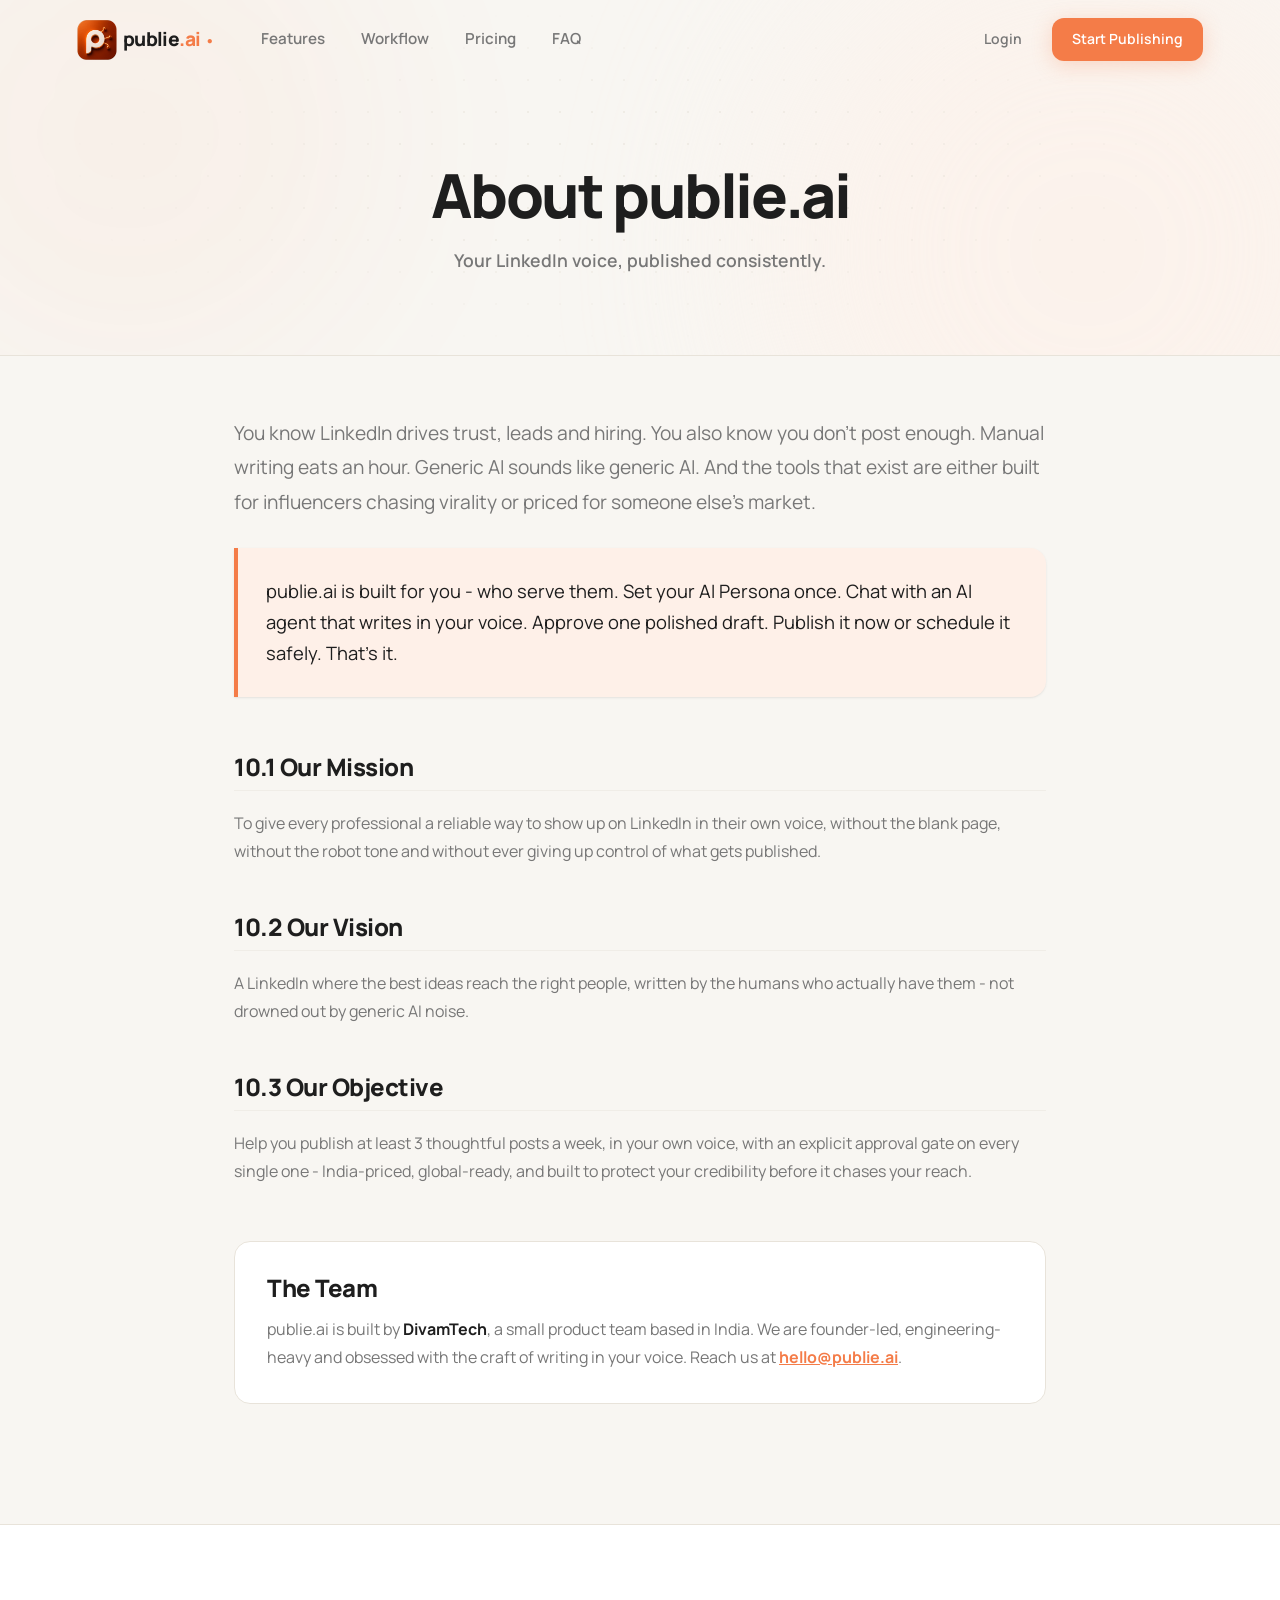
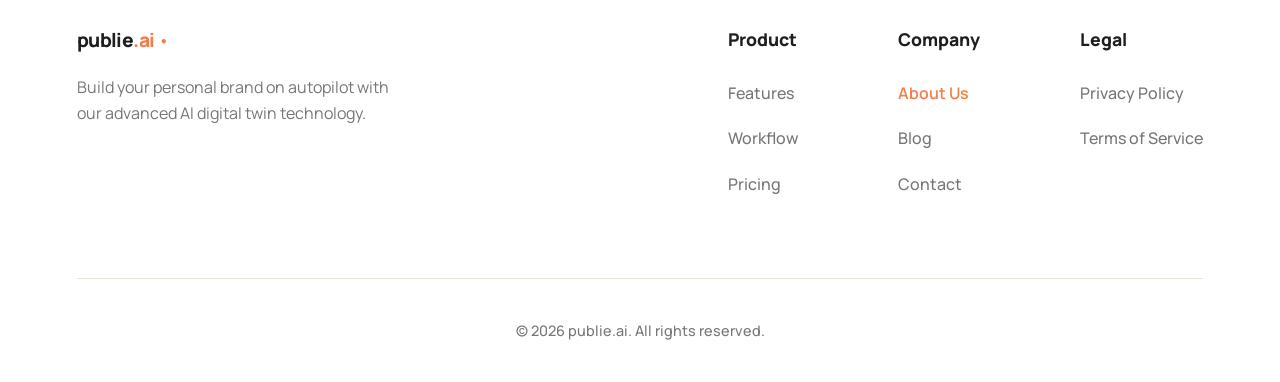
<file: pages/about.html>
<!DOCTYPE html>
<html lang="en">

<head>
  <meta charset="UTF-8">
  <meta name="viewport" content="width=device-width, initial-scale=1.0">
  <title>About Us — publie.ai</title>
  <link rel="preconnect" href="https://fonts.googleapis.com" />
  <link rel="preconnect" href="https://fonts.gstatic.com" crossorigin />
  <link href="https://fonts.googleapis.com/css2?family=Manrope:wght@300;400;500;600;700;800&display=swap"
    rel="stylesheet" />
  <link rel="stylesheet" href="../main.css" />
  <link rel="stylesheet" href="../home.css" />
  <link rel="stylesheet" href="subpages.css" />
  <link rel="icon" type="image/png" href="../logo.png" />
</head>

<body class="subpage-body">
  <!-- Navbar -->
  <nav class="navbar" id="navbar">
    <div class="logo" style="cursor: pointer;" onclick="window.location.href='../index.html'">
      <img src="../logo.png" alt="publie.ai logo" class="logo-img">
      <span class="logo-text">publie<span class="logo-dot">.ai</span></span>
      <span class="logo-badge">●</span>
    </div>
    <button class="mobile-menu-toggle" id="mobile-menu-toggle" aria-label="Toggle Menu">
      <span></span>
      <span></span>
      <span></span>
    </button>
    <div class="nav-menu-wrapper" id="nav-menu-wrapper">
      <ul class="nav-links">
        <li><a href="../index.html#features">Features</a></li>
        <li><a href="../index.html#workflow">Workflow</a></li>
        <li><a href="../index.html#pricing">Pricing</a></li>
        <li><a href="faq.html">FAQ</a></li>
      </ul>
      <div class="nav-actions">
        <a href="https://publie-ai-app.divamtech.com/#/sign-in" target="_blank" class="btn btn-ghost">Login</a>
        <a href="https://publie-ai-app.divamtech.com/#/sign-in" target="_blank" class="btn btn-primary">Start Publishing</a>
      </div>
    </div>
  </nav>

  <main>
    <!-- Page Header -->
    <section class="legal-hero">
      <div class="legal-hero-ambient">
        <div class="ambient-orb orb-a"></div>
        <div class="ambient-orb orb-b"></div>
        <div class="ambient-grid"></div>
      </div>
      <div class="legal-hero-content">
        <h1 class="legal-title">About publie.ai</h1>
        <p class="legal-meta">Your LinkedIn voice, published consistently.</p>
      </div>
    </section>

    <!-- Main Content Container -->
    <article class="legal-content-wrapper">
      <!-- Intro copy -->
      <p style="font-size: 1.2rem; line-height: 1.8; color: var(--text-secondary); margin-bottom: 28px;">
        You know LinkedIn drives trust, leads and hiring. You also know you don't post enough. Manual writing eats an hour. Generic AI sounds like generic AI. And the tools that exist are either built for influencers chasing virality or priced for someone else's market.
      </p>

      <!-- Key Callout -->
      <div class="legal-intro">
        publie.ai is built for you - who serve them. Set your AI Persona once. Chat with an AI agent that writes in your voice. Approve one polished draft. Publish it now or schedule it safely. That’s it.
      </div>

      <!-- Objectives & Pillars -->
      <section class="legal-section">
        <h2>10.1 Our Mission</h2>
        <p>
          To give every professional a reliable way to show up on LinkedIn in their own voice, without the blank page, without the robot tone and without ever giving up control of what gets published.
        </p>
      </section>

      <section class="legal-section">
        <h2>10.2 Our Vision</h2>
        <p>
          A LinkedIn where the best ideas reach the right people, written by the humans who actually have them - not drowned out by generic AI noise.
        </p>
      </section>

      <section class="legal-section">
        <h2>10.3 Our Objective</h2>
        <p>
          Help you publish at least 3 thoughtful posts a week, in your own voice, with an explicit approval gate on every single one - India-priced, global-ready, and built to protect your credibility before it chases your reach.
        </p>
      </section>

      <!-- The Team Section -->
      <section class="legal-section" style="margin-top: 56px; padding: 32px; border: 1.5px solid var(--border); border-radius: var(--radius-lg); background: var(--card-bg);">
        <h2 style="border: none; padding-bottom: 0; margin-bottom: 12px;">The Team</h2>
        <p style="margin-bottom: 0; line-height: 1.75;">
          publie.ai is built by <strong>DivamTech</strong>, a small product team based in India. We are founder-led, engineering-heavy and obsessed with the craft of writing in your voice. Reach us at <a href="mailto:hello@publie.ai" style="color: var(--accent); font-weight: 700; text-decoration: underline;">hello@publie.ai</a>.
        </p>
      </section>
    </article>
  </main>

  <!-- Footer -->
  <footer class="footer">
    <div class="footer-content">
      <div class="footer-brand">
        <div class="logo">
          <span class="logo-text">publie<span class="logo-dot">.ai</span></span>
          <span class="logo-badge">●</span>
        </div>
        <p>Build your personal brand on autopilot with our advanced AI digital twin technology.</p>
      </div>
      <div class="footer-links">
        <div class="link-group">
          <h4>Product</h4>
          <a href="../index.html#features">Features</a>
          <a href="../index.html#workflow">Workflow</a>
          <a href="../index.html#pricing">Pricing</a>
        </div>
        <div class="link-group">
          <h4>Company</h4>
          <a href="about.html" style="color: var(--accent); font-weight: 600;">About Us</a>
          <a href="#">Blog</a>
          <a href="#">Contact</a>
        </div>
        <div class="link-group">
          <h4>Legal</h4>
          <a href="privacy.html">Privacy Policy</a>
          <a href="terms.html">Terms of Service</a>
        </div>
      </div>
    </div>
    <div class="footer-bottom">
      <p>&copy; 2026 publie.ai. All rights reserved.</p>
    </div>
  </footer>

  <script src="subpages.js"></script>
</body>

</html>
</file>
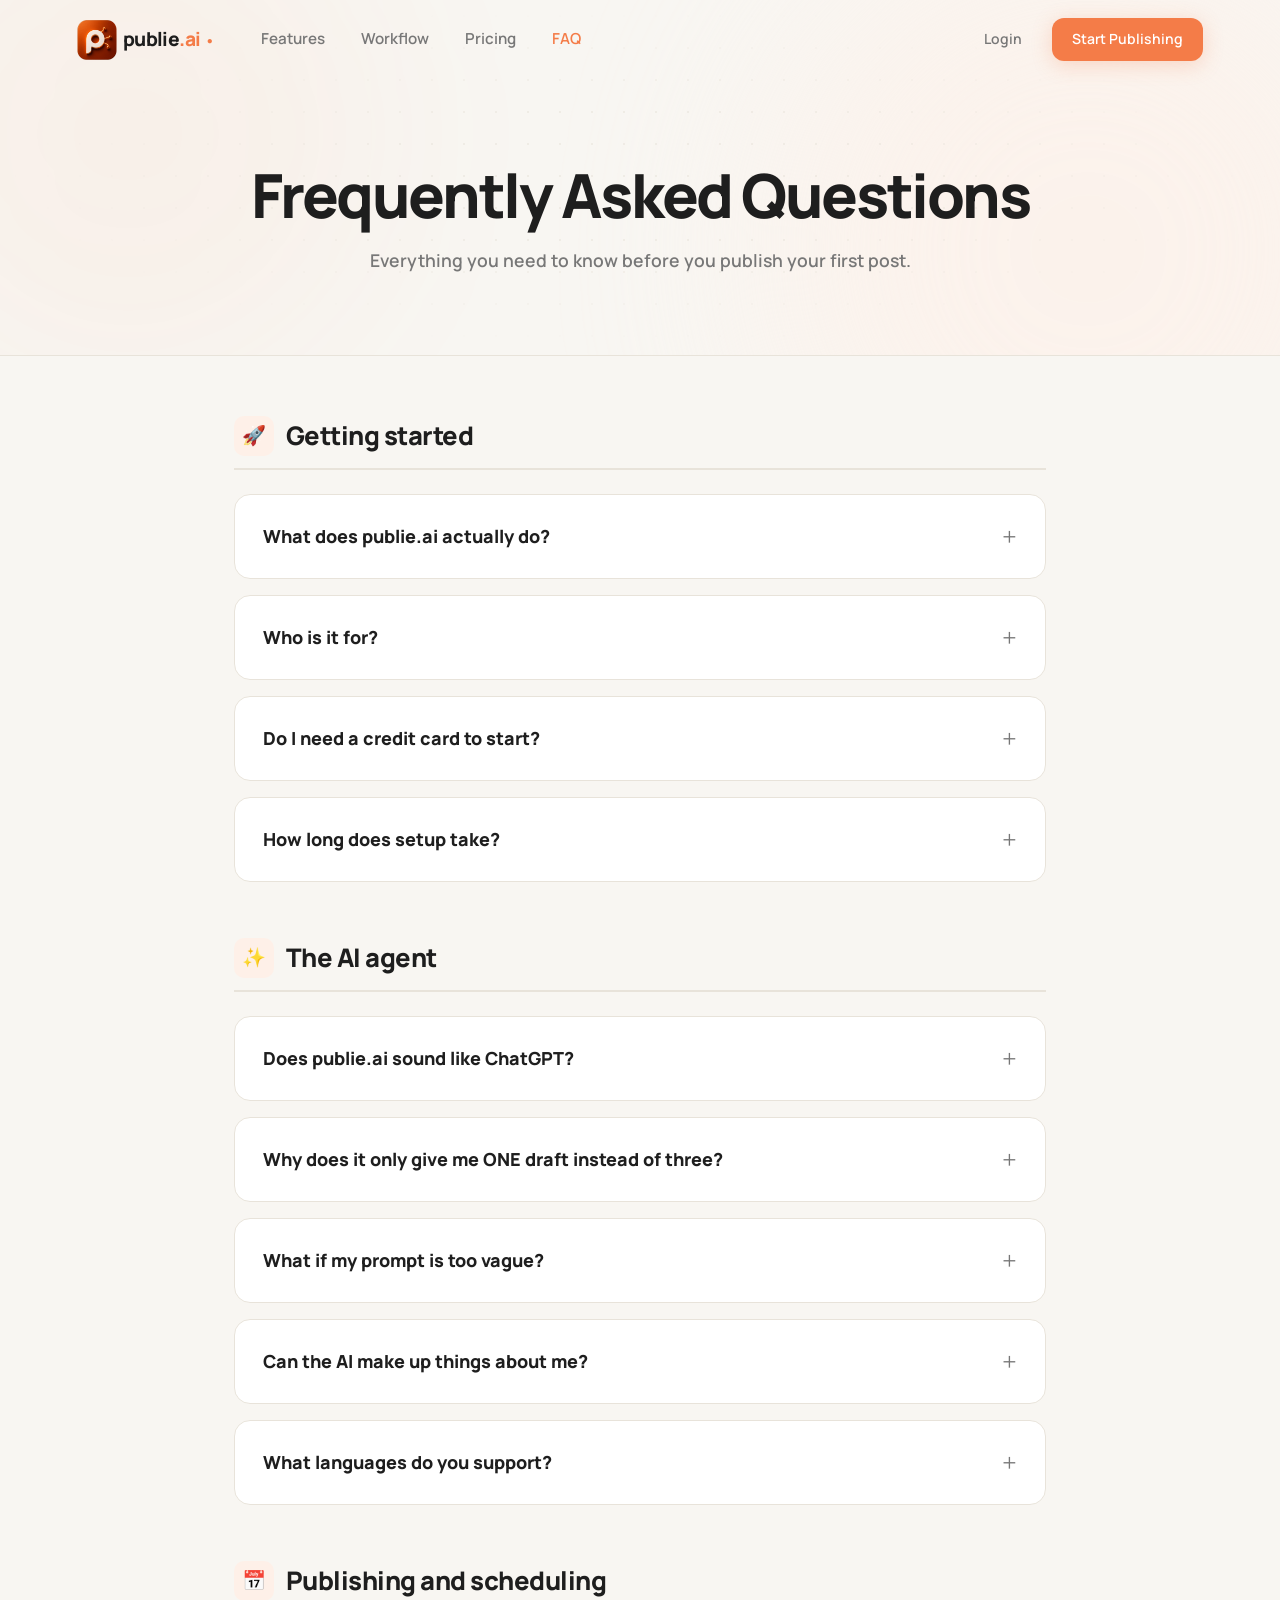
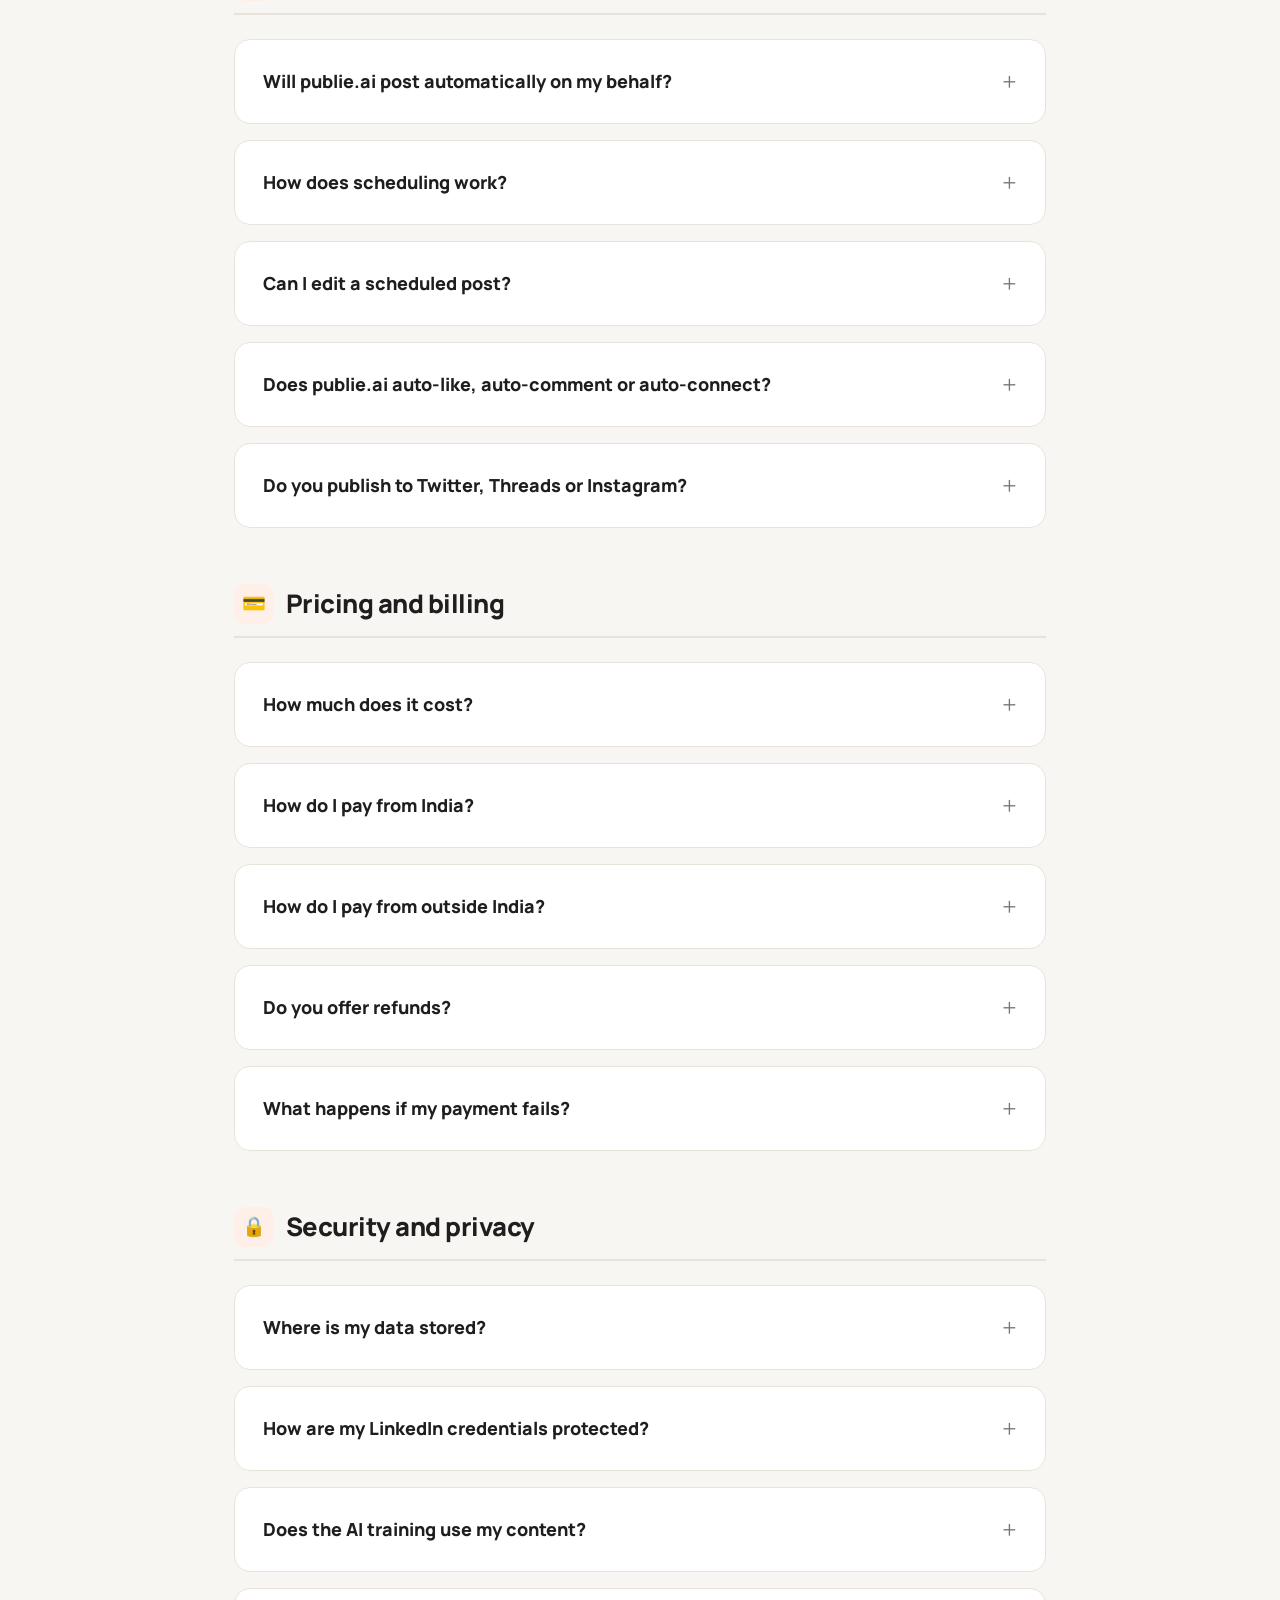
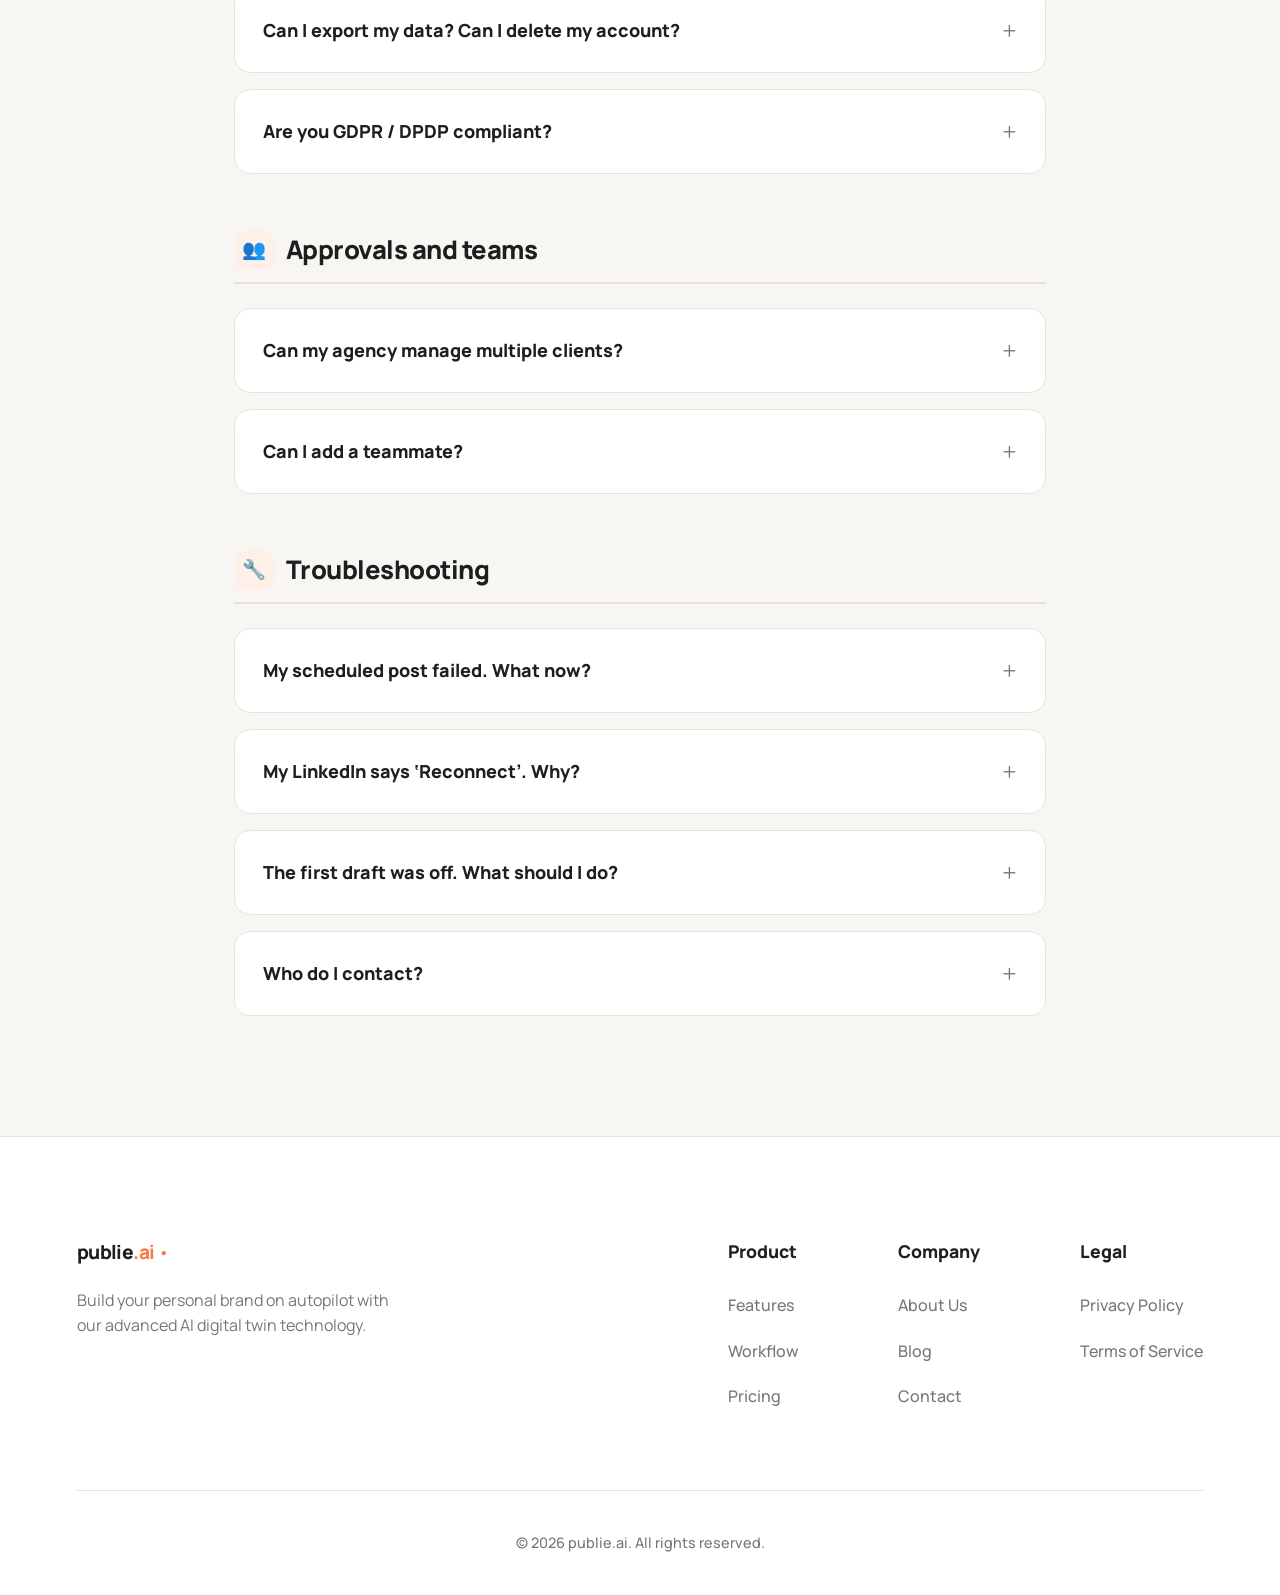
<file: pages/faq.html>
<!DOCTYPE html>
<html lang="en">

<head>
  <meta charset="UTF-8">
  <meta name="viewport" content="width=device-width, initial-scale=1.0">
  <title>Frequently Asked Questions — publie.ai</title>
  <link rel="preconnect" href="https://fonts.googleapis.com" />
  <link rel="preconnect" href="https://fonts.gstatic.com" crossorigin />
  <link href="https://fonts.googleapis.com/css2?family=Manrope:wght@300;400;500;600;700;800&display=swap"
    rel="stylesheet" />
  <link rel="stylesheet" href="../main.css" />
  <link rel="stylesheet" href="../home.css" />
  <link rel="stylesheet" href="subpages.css" />
  <link rel="icon" type="image/png" href="../logo.png" />
</head>

<body class="subpage-body">
  <!-- Navbar -->
  <nav class="navbar" id="navbar">
    <div class="logo" style="cursor: pointer;" onclick="window.location.href='../index.html'">
      <img src="../logo.png" alt="publie.ai logo" class="logo-img">
      <span class="logo-text">publie<span class="logo-dot">.ai</span></span>
      <span class="logo-badge">●</span>
    </div>
    <button class="mobile-menu-toggle" id="mobile-menu-toggle" aria-label="Toggle Menu">
      <span></span>
      <span></span>
      <span></span>
    </button>
    <div class="nav-menu-wrapper" id="nav-menu-wrapper">
      <ul class="nav-links">
        <li><a href="../index.html#features">Features</a></li>
        <li><a href="../index.html#workflow">Workflow</a></li>
        <li><a href="../index.html#pricing">Pricing</a></li>
        <li><a href="faq.html" style="color: var(--accent); font-weight: 600;">FAQ</a></li>
      </ul>
      <div class="nav-actions">
        <a href="https://publie-ai-app.divamtech.com/#/sign-in" target="_blank" class="btn btn-ghost">Login</a>
        <a href="https://publie-ai-app.divamtech.com/#/sign-in" target="_blank" class="btn btn-primary">Start Publishing</a>
      </div>
    </div>
  </nav>

  <main>
    <!-- Page Header -->
    <section class="legal-hero">
      <div class="legal-hero-ambient">
        <div class="ambient-orb orb-a"></div>
        <div class="ambient-orb orb-b"></div>
        <div class="ambient-grid"></div>
      </div>
      <div class="legal-hero-content">
        <h1 class="legal-title">Frequently Asked Questions</h1>
        <p class="legal-meta">Everything you need to know before you publish your first post.</p>
      </div>
    </section>

    <!-- Main Content Container -->
    <div class="legal-content-wrapper">

      <!-- Section A - Getting started -->
      <section class="faq-category">
        <h2 class="faq-category-title">
          <span class="faq-category-icon">🚀</span>
          <span>Getting started</span>
        </h2>
        <div class="faq-page-accordion">
          <div class="faq-page-item">
            <button class="faq-page-question">What does publie.ai actually do? <span class="icon">+</span></button>
            <div class="faq-page-answer">
              <p>It helps you co-create one polished LinkedIn post per chat with an AI agent that has learned your voice, then lets you approve and publish it now or schedule it for later.</p>
            </div>
          </div>
          <div class="faq-page-item">
            <button class="faq-page-question">Who is it for? <span class="icon">+</span></button>
            <div class="faq-page-answer">
              <p>Founders, consultants, coaches and agencies who know LinkedIn matters for their business but struggle to post consistently. It is not built for influencers chasing virality.</p>
            </div>
          </div>
          <div class="faq-page-item">
            <button class="faq-page-question">Do I need a credit card to start? <span class="icon">+</span></button>
            <div class="faq-page-answer">
              <p>No. The 14-day free trial does not require a card.</p>
            </div>
          </div>
          <div class="faq-page-item">
            <button class="faq-page-question">How long does setup take? <span class="icon">+</span></button>
            <div class="faq-page-answer">
              <p>Under five minutes. You set your AI Persona (goals, tone, voice samples), connect LinkedIn, and you are ready to draft your first post.</p>
            </div>
          </div>
        </div>
      </section>

      <!-- Section B - The AI agent -->
      <section class="faq-category">
        <h2 class="faq-category-title">
          <span class="faq-category-icon">✨</span>
          <span>The AI agent</span>
        </h2>
        <div class="faq-page-accordion">
          <div class="faq-page-item">
            <button class="faq-page-question">Does publie.ai sound like ChatGPT? <span class="icon">+</span></button>
            <div class="faq-page-answer">
              <p>No, that is the whole point. The agent always writes inside your AI Persona, with your tone, language, audience and your do’s and don’ts. It is also blocked from using overused AI phrases (‘In today’s fast-paced world…’ and friends).</p>
            </div>
          </div>
          <div class="faq-page-item">
            <button class="faq-page-question">Why does it only give me ONE draft instead of three? <span class="icon">+</span></button>
            <div class="faq-page-answer">
              <p>Because three variants force you to compare instead of iterate. publie.ai gives you one polished draft and lets you refine it in chat - ‘shorter’, ‘more human’, ‘add a CTA’, ‘remove emojis’, and so on. We believe one good draft beats three mediocre ones.</p>
            </div>
          </div>
          <div class="faq-page-item">
            <button class="faq-page-question">What if my prompt is too vague? <span class="icon">+</span></button>
            <div class="faq-page-answer">
              <p>The agent asks one to three clarifying questions before drafting (audience, angle, length, CTA). It will not invent facts to fill in the blanks.</p>
            </div>
          </div>
          <div class="faq-page-item">
            <button class="faq-page-question">Can the AI make up things about me? <span class="icon">+</span></button>
            <div class="faq-page-answer">
              <p>No. The agent is explicitly forbidden from inventing achievements, client names, revenue numbers or personal stories. If you ask it to write ‘I 10x’d revenue last quarter’, it will refuse and ask for a real number.</p>
            </div>
          </div>
          <div class="faq-page-item">
            <button class="faq-page-question">What languages do you support? <span class="icon">+</span></button>
            <div class="faq-page-answer">
              <p>English at launch. Hinglish is a first-class language style we are validating with our Indian users. Hindi is on the roadmap.</p>
            </div>
          </div>
        </div>
      </section>

      <!-- Section C - Publishing and scheduling -->
      <section class="faq-category">
        <h2 class="faq-category-title">
          <span class="faq-category-icon">📅</span>
          <span>Publishing and scheduling</span>
        </h2>
        <div class="faq-page-accordion">
          <div class="faq-page-item">
            <button class="faq-page-question">Will publie.ai post automatically on my behalf? <span class="icon">+</span></button>
            <div class="faq-page-answer">
              <p>Only after you click Approve and then either Publish Now or Schedule. No post leaves publie.ai without your explicit approval - there is no auto-mode.</p>
            </div>
          </div>
          <div class="faq-page-item">
            <button class="faq-page-question">How does scheduling work? <span class="icon">+</span></button>
            <div class="faq-page-answer">
              <p>You pick a date, time and timezone. The post is queued and goes live within ±60 seconds of the scheduled time. If LinkedIn is temporarily unavailable, we retry up to three times with exponential backoff. Permanent failures (expired auth, policy rejection) are clearly marked Failed with the reason.</p>
            </div>
          </div>
          <div class="faq-page-item">
            <button class="faq-page-question">Can I edit a scheduled post? <span class="icon">+</span></button>
            <div class="faq-page-answer">
              <p>Yes. Editing returns the post to Draft and requires you to re-approve before it can be re-scheduled.</p>
            </div>
          </div>
          <div class="faq-page-item">
            <button class="faq-page-question">Does publie.ai auto-like, auto-comment or auto-connect? <span class="icon">+</span></button>
            <div class="faq-page-answer">
              <p>No. We do not do any of those things and never will. They violate LinkedIn’s policies and your audience’s trust.</p>
            </div>
          </div>
          <div class="faq-page-item">
            <button class="faq-page-question">Do you publish to Twitter, Threads or Instagram? <span class="icon">+</span></button>
            <div class="faq-page-answer">
              <p>Not in this release. publie.ai is a LinkedIn-specialist tool at launch.</p>
            </div>
          </div>
        </div>
      </section>

      <!-- Section D - Pricing and billing -->
      <section class="faq-category">
        <h2 class="faq-category-title">
          <span class="faq-category-icon">💳</span>
          <span>Pricing and billing</span>
        </h2>
        <div class="faq-page-accordion">
          <div class="faq-page-item">
            <button class="faq-page-question">How much does it cost? <span class="icon">+</span></button>
            <div class="faq-page-answer">
              <p>India: Starter ₹499/mo, Pro ₹999–₹1,499/mo, Team ₹4,999/mo, Agency (Beta) ₹4,999/mo. Global: Starter $19/mo, Pro $29/mo, Team $79/mo, Agency $199/mo. Annual plans save roughly two months. Full details on the Pricing page.</p>
            </div>
          </div>
          <div class="faq-page-item">
            <button class="faq-page-question">How do I pay from India? <span class="icon">+</span></button>
            <div class="faq-page-answer">
              <p>Razorpay handles UPI, cards, netbanking and wallets. Every invoice is GST-compliant.</p>
            </div>
          </div>
          <div class="faq-page-item">
            <button class="faq-page-question">How do I pay from outside India? <span class="icon">+</span></button>
            <div class="faq-page-answer">
              <p>Stripe handles cards, Apple Pay, Google Pay, SEPA and ACH. In supported regions our Merchant-of-Record (Paddle) handles VAT and sales tax for you.</p>
            </div>
          </div>
          <div class="faq-page-item">
            <button class="faq-page-question">Do you offer refunds? <span class="icon">+</span></button>
            <div class="faq-page-answer">
              <p>Yes. A 7-day money-back guarantee on your first paid month, no questions asked.</p>
            </div>
          </div>
          <div class="faq-page-item">
            <button class="faq-page-question">What happens if my payment fails? <span class="icon">+</span></button>
            <div class="faq-page-answer">
              <p>We retry the payment over 7 days, then the account is downgraded to Free until you fix the payment method.</p>
            </div>
          </div>
        </div>
      </section>

      <!-- Section E - Security and privacy -->
      <section class="faq-category">
        <h2 class="faq-category-title">
          <span class="faq-category-icon">🔒</span>
          <span>Security and privacy</span>
        </h2>
        <div class="faq-page-accordion">
          <div class="faq-page-item">
            <button class="faq-page-question">Where is my data stored? <span class="icon">+</span></button>
            <div class="faq-page-answer">
              <p>On managed cloud infrastructure (AWS or GCP) in primary regions, with encrypted backups. We can offer EU data residency for enterprise plans on request.</p>
            </div>
          </div>
          <div class="faq-page-item">
            <button class="faq-page-question">How are my LinkedIn credentials protected? <span class="icon">+</span></button>
            <div class="faq-page-answer">
              <p>We never see your LinkedIn password. We use LinkedIn OAuth 2.0. The access and refresh tokens we receive are encrypted at rest with AES-256-GCM and KMS-managed keys, and are never logged in plain text.</p>
            </div>
          </div>
          <div class="faq-page-item">
            <button class="faq-page-question">Does the AI training use my content? <span class="icon">+</span></button>
            <div class="faq-page-answer">
              <p>Our AI providers (OpenAI and Anthropic) are contractually prohibited from using your content to train their public models. Internally, we log only metadata about each run (model name, prompt template version, token usage and a quality-check verdict).</p>
            </div>
          </div>
          <div class="faq-page-item">
            <button class="faq-page-question">Can I export my data? Can I delete my account? <span class="icon">+</span></button>
            <div class="faq-page-answer">
              <p>Yes to both, from Settings → Privacy & Data. We honour Right of Access and Right to Erasure under DPDP (India) and GDPR (EU/UK) within 30 days.</p>
            </div>
          </div>
          <div class="faq-page-item">
            <button class="faq-page-question">Are you GDPR / DPDP compliant? <span class="icon">+</span></button>
            <div class="faq-page-answer">
              <p>We operate to both standards: lawful-basis-on-record, data-processing agreements with vendors, DSR workflow within 30 days, breach notification, and DPDP fiduciary obligations.</p>
            </div>
          </div>
        </div>
      </section>

      <!-- Section F - Approvals and teams -->
      <section class="faq-category">
        <h2 class="faq-category-title">
          <span class="faq-category-icon">👥</span>
          <span>Approvals and teams</span>
        </h2>
        <div class="faq-page-accordion">
          <div class="faq-page-item">
            <button class="faq-page-question">Can my agency manage multiple clients? <span class="icon">+</span></button>
            <div class="faq-page-answer">
              <p>Yes, on the Agency (Beta) plan you can run multiple client personas in a single workspace. A full reviewer-then-approver workflow is on the roadmap (Phase 2).</p>
            </div>
          </div>
          <div class="faq-page-item">
            <button class="faq-page-question">Can I add a teammate? <span class="icon">+</span></button>
            <div class="faq-page-answer">
              <p>Team plans include 3 seats; Agency includes 5. A full Team workspace with roles ships in Phase 2.</p>
            </div>
          </div>
        </div>
      </section>

      <!-- Section G - Troubleshooting -->
      <section class="faq-category">
        <h2 class="faq-category-title">
          <span class="faq-category-icon">🔧</span>
          <span>Troubleshooting</span>
        </h2>
        <div class="faq-page-accordion">
          <div class="faq-page-item">
            <button class="faq-page-question">My scheduled post failed. What now? <span class="icon">+</span></button>
            <div class="faq-page-answer">
              <p>Open the post, we show the exact reason for failure. If it was a temporary network or LinkedIn issue, we already retried three times. If your LinkedIn token expired, reconnect it from Settings → Connected Platforms and reschedule.</p>
            </div>
          </div>
          <div class="faq-page-item">
            <button class="faq-page-question">My LinkedIn says ‘Reconnect’. Why? <span class="icon">+</span></button>
            <div class="faq-page-answer">
              <p>LinkedIn access tokens expire periodically. Click Reconnect, it takes about ten seconds — and your scheduled posts will resume.</p>
            </div>
          </div>
          <div class="faq-page-item">
            <button class="faq-page-question">The first draft was off. What should I do? <span class="icon">+</span></button>
            <div class="faq-page-answer">
              <p>Iterate in chat. Try ‘shorter’, ‘more human’, ‘change the angle’, or ‘restart’. If the voice is consistently off, refresh your voice samples in Settings → AI Persona → Voice Training. Two or three new samples can change a lot.</p>
            </div>
          </div>
          <div class="faq-page-item">
            <button class="faq-page-question">Who do I contact? <span class="icon">+</span></button>
            <div class="faq-page-answer">
              <p><a href="mailto:support@publie.ai" style="color: var(--accent); text-decoration: underline;">support@publie.ai</a> for product help, <a href="mailto:privacy@publie.ai" style="color: var(--accent); text-decoration: underline;">privacy@publie.ai</a> for data requests, <a href="mailto:security@publie.ai" style="color: var(--accent); text-decoration: underline;">security@publie.ai</a> for security disclosures.</p>
            </div>
          </div>
        </div>
      </section>

    </div>
  </main>

  <!-- Footer -->
  <footer class="footer">
    <div class="footer-content">
      <div class="footer-brand">
        <div class="logo">
          <span class="logo-text">publie<span class="logo-dot">.ai</span></span>
          <span class="logo-badge">●</span>
        </div>
        <p>Build your personal brand on autopilot with our advanced AI digital twin technology.</p>
      </div>
      <div class="footer-links">
        <div class="link-group">
          <h4>Product</h4>
          <a href="../index.html#features">Features</a>
          <a href="../index.html#workflow">Workflow</a>
          <a href="../index.html#pricing">Pricing</a>
        </div>
        <div class="link-group">
          <h4>Company</h4>
          <a href="about.html">About Us</a>
          <a href="#">Blog</a>
          <a href="#">Contact</a>
        </div>
        <div class="link-group">
          <h4>Legal</h4>
          <a href="privacy.html">Privacy Policy</a>
          <a href="terms.html">Terms of Service</a>
        </div>
      </div>
    </div>
    <div class="footer-bottom">
      <p>&copy; 2026 publie.ai. All rights reserved.</p>
    </div>
  </footer>

  <script src="subpages.js"></script>
</body>

</html>
</file>
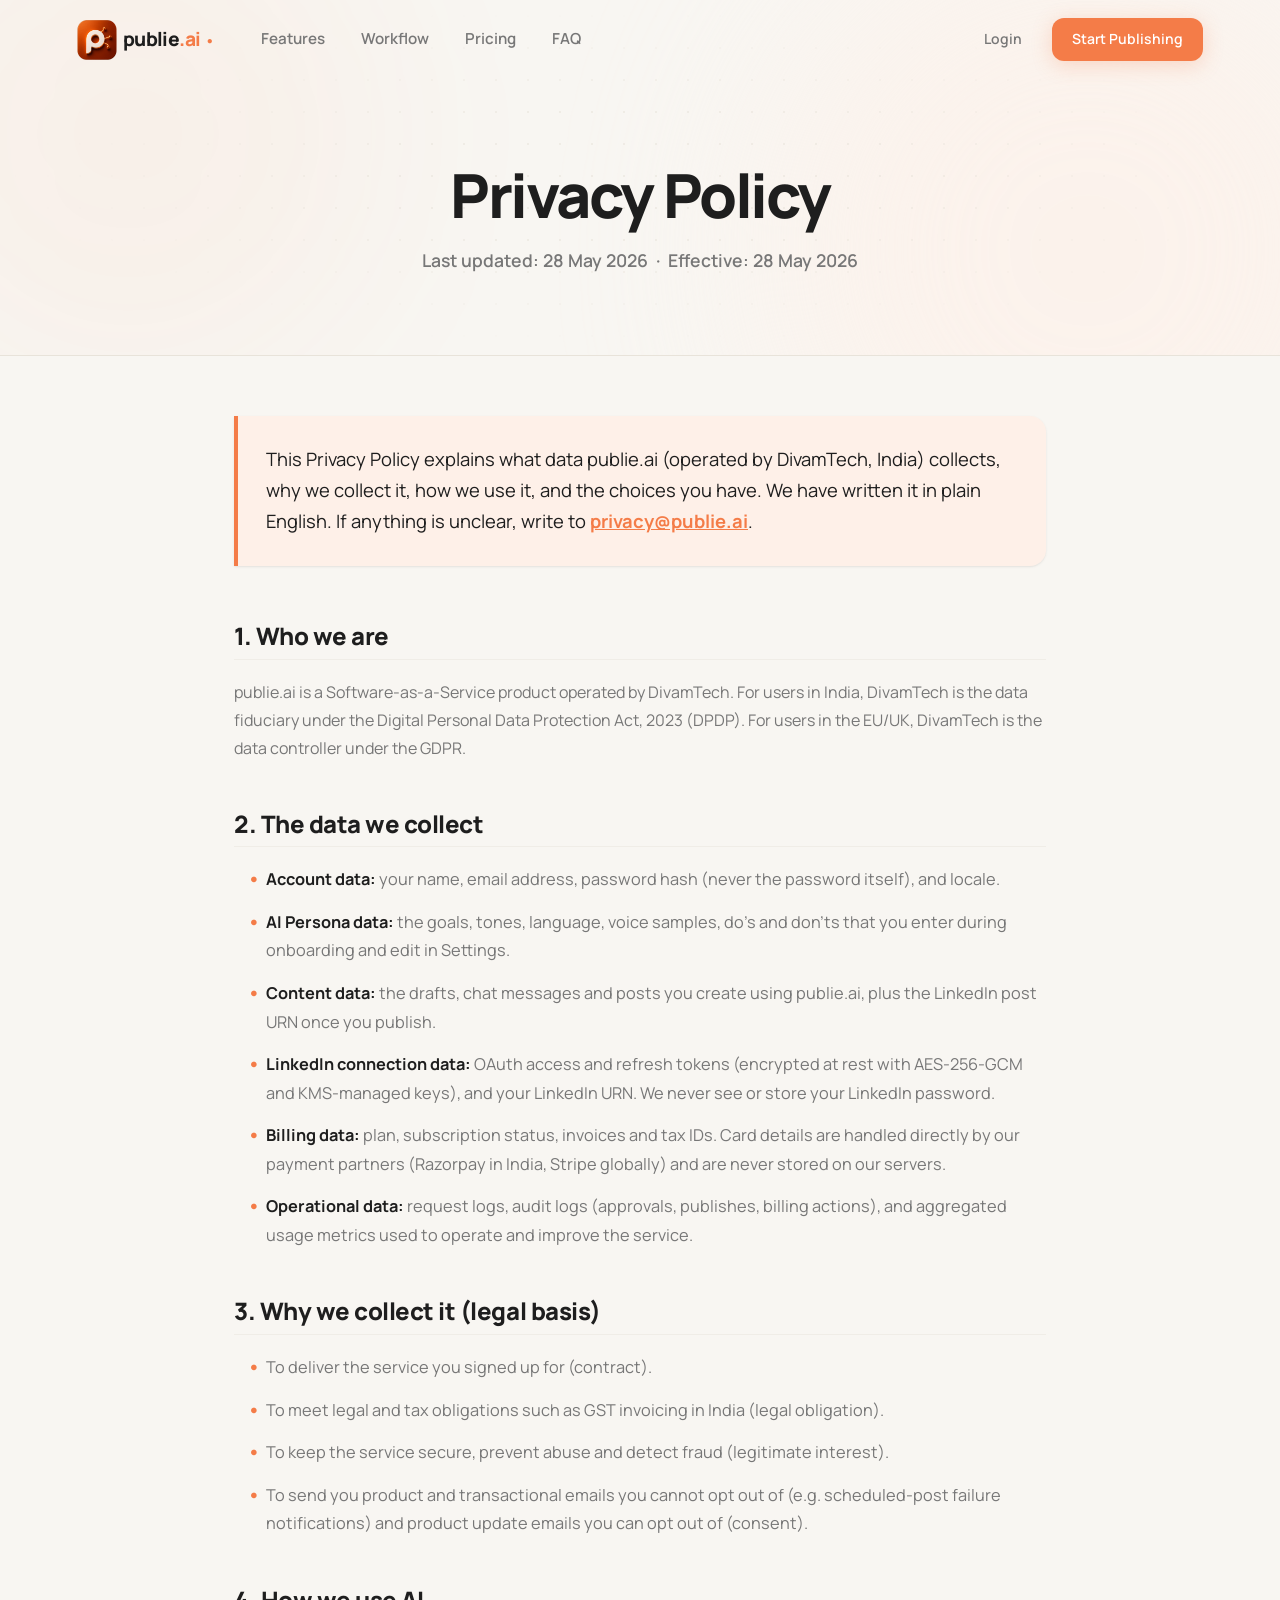
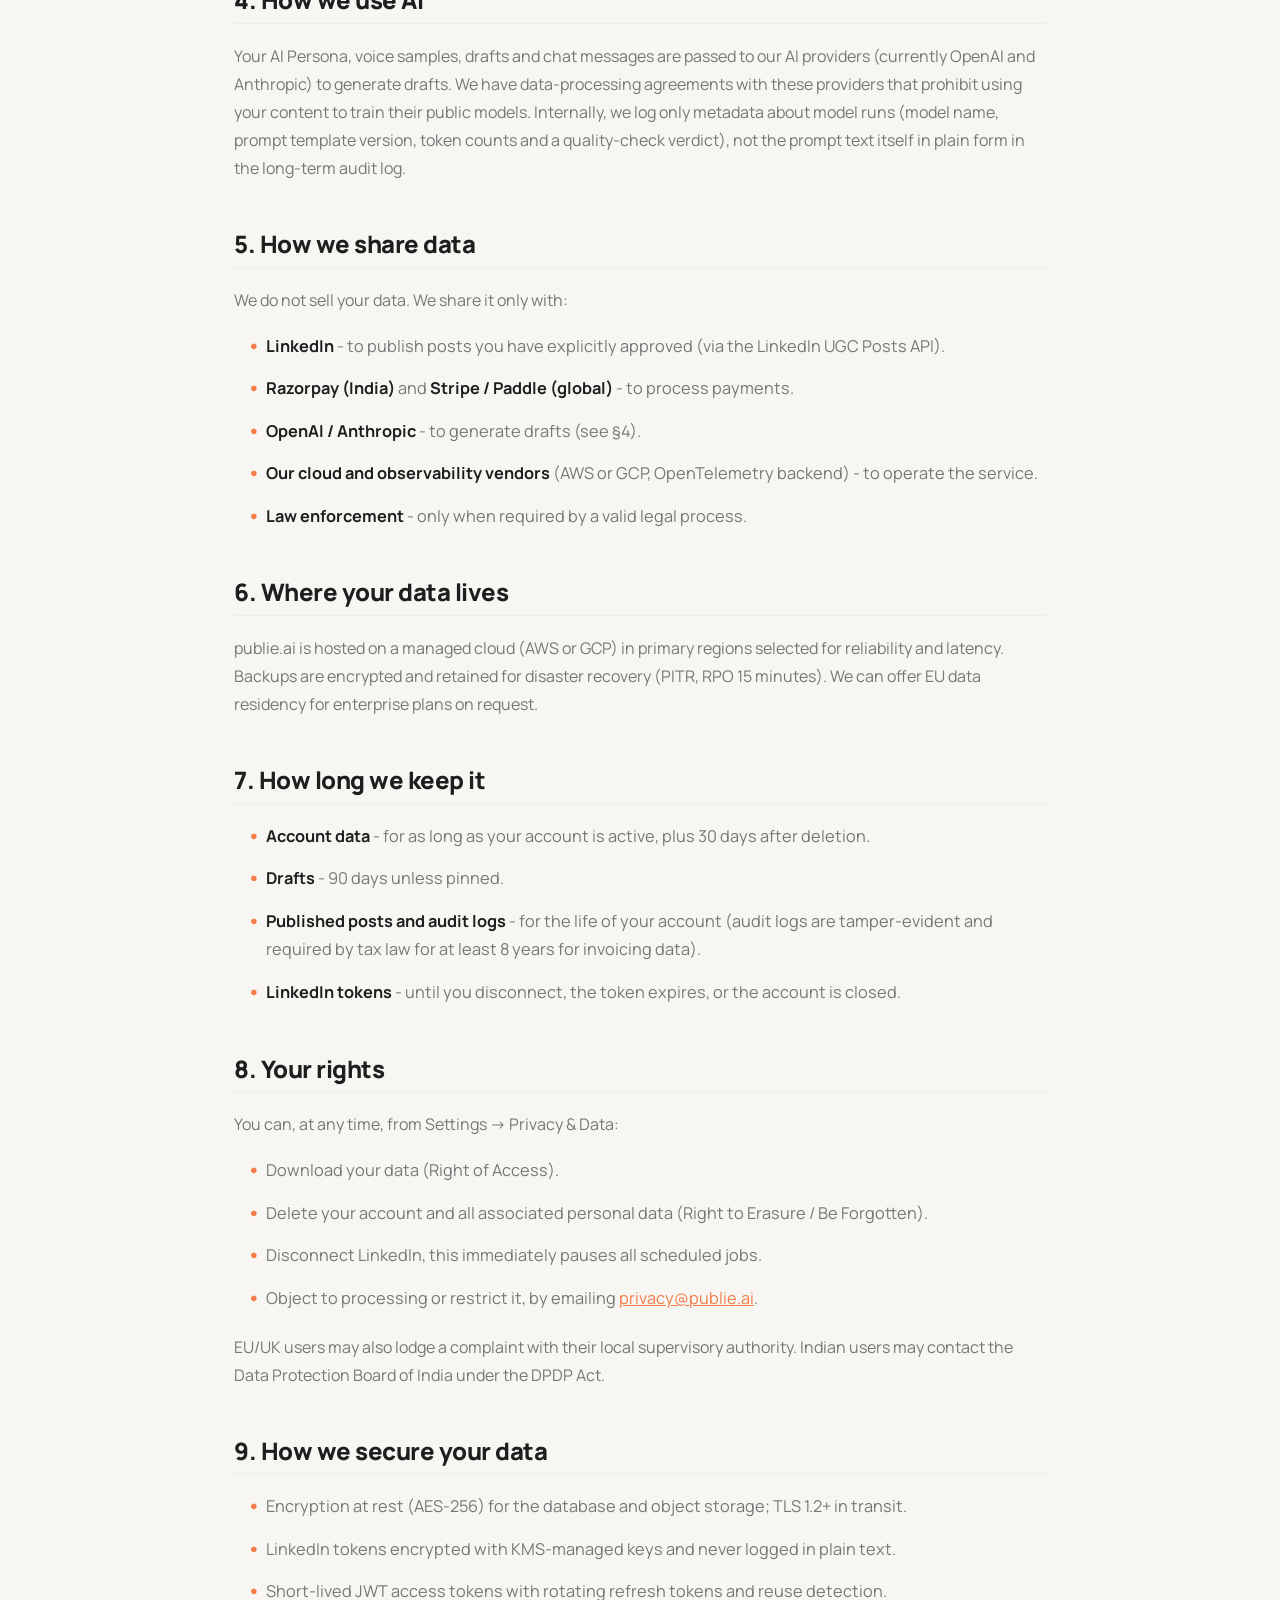
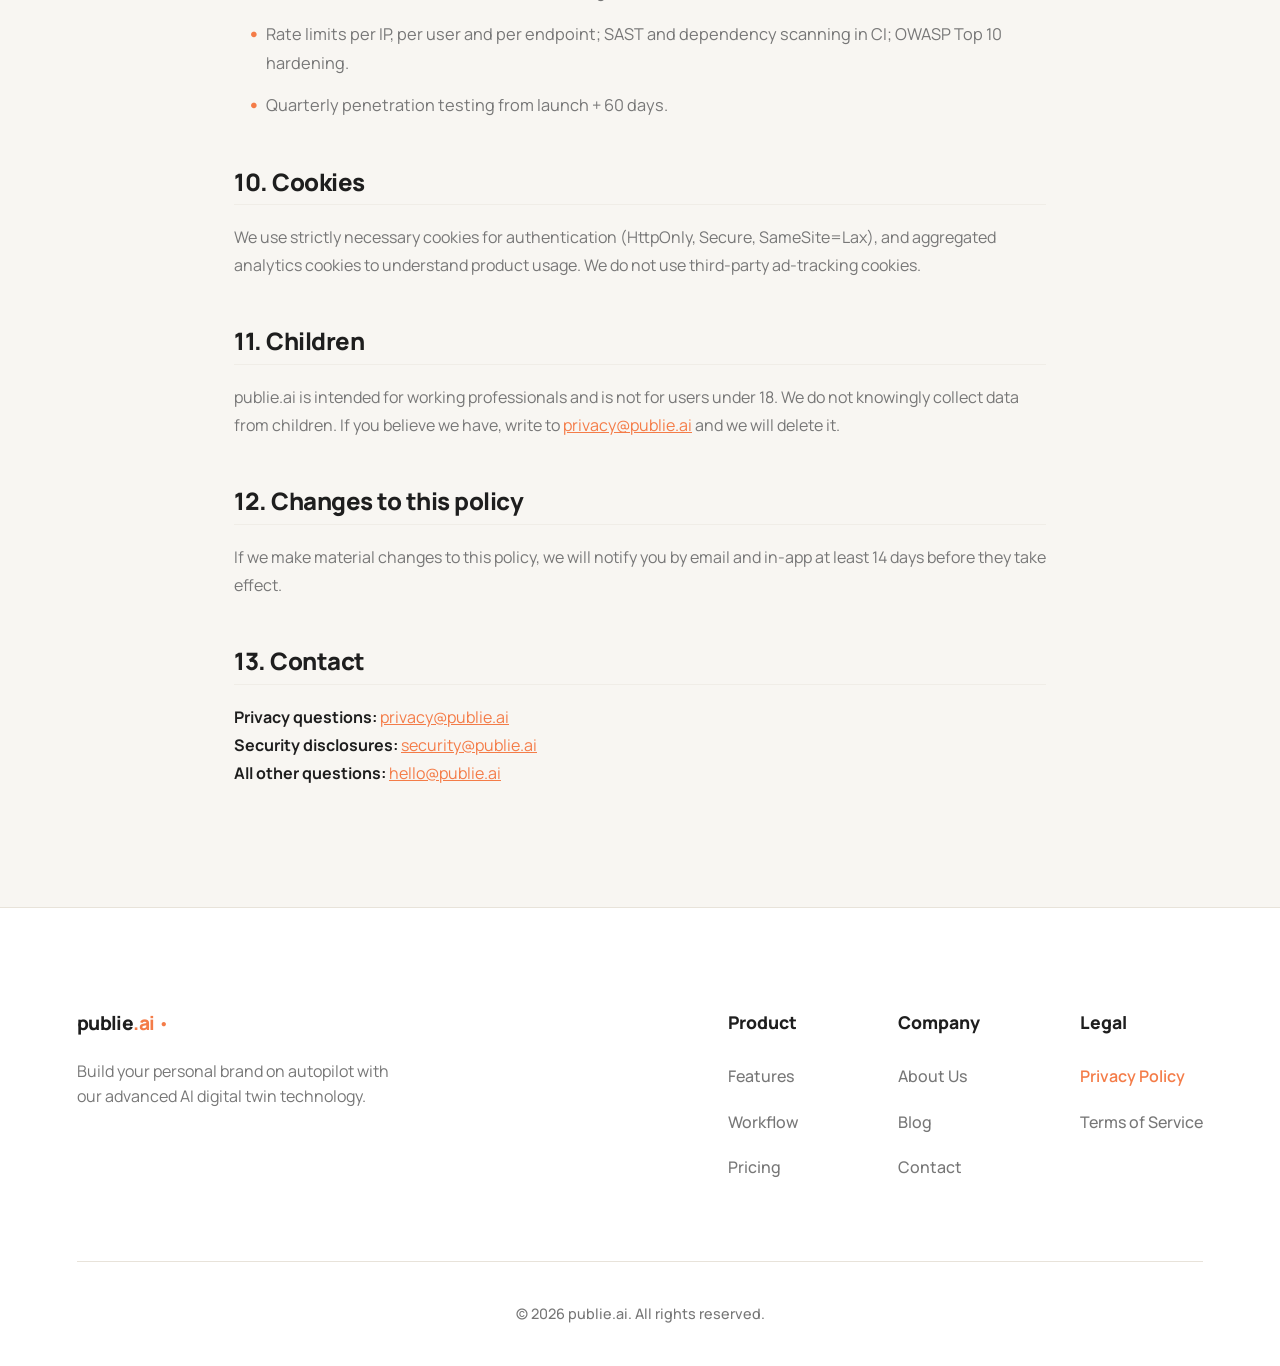
<file: pages/privacy.html>
<!DOCTYPE html>
<html lang="en">

<head>
  <meta charset="UTF-8">
  <meta name="viewport" content="width=device-width, initial-scale=1.0">
  <title>Privacy Policy — publie.ai</title>
  <link rel="preconnect" href="https://fonts.googleapis.com" />
  <link rel="preconnect" href="https://fonts.gstatic.com" crossorigin />
  <link href="https://fonts.googleapis.com/css2?family=Manrope:wght@300;400;500;600;700;800&display=swap"
    rel="stylesheet" />
  <link rel="stylesheet" href="../main.css" />
  <link rel="stylesheet" href="../home.css" />
  <link rel="stylesheet" href="subpages.css" />
  <link rel="icon" type="image/png" href="../logo.png" />
</head>

<body class="subpage-body">
  <!-- Navbar -->
  <nav class="navbar" id="navbar">
    <div class="logo" style="cursor: pointer;" onclick="window.location.href='../index.html'">
      <img src="../logo.png" alt="publie.ai logo" class="logo-img">
      <span class="logo-text">publie<span class="logo-dot">.ai</span></span>
      <span class="logo-badge">●</span>
    </div>
    <button class="mobile-menu-toggle" id="mobile-menu-toggle" aria-label="Toggle Menu">
      <span></span>
      <span></span>
      <span></span>
    </button>
    <div class="nav-menu-wrapper" id="nav-menu-wrapper">
      <ul class="nav-links">
        <li><a href="../index.html#features">Features</a></li>
        <li><a href="../index.html#workflow">Workflow</a></li>
        <li><a href="../index.html#pricing">Pricing</a></li>
        <li><a href="faq.html">FAQ</a></li>
      </ul>
      <div class="nav-actions">
        <a href="https://publie-ai-app.divamtech.com/#/sign-in" target="_blank" class="btn btn-ghost">Login</a>
        <a href="https://publie-ai-app.divamtech.com/#/sign-in" target="_blank" class="btn btn-primary">Start Publishing</a>
      </div>
    </div>
  </nav>

  <main>
    <!-- Page Header -->
    <section class="legal-hero">
      <div class="legal-hero-ambient">
        <div class="ambient-orb orb-a"></div>
        <div class="ambient-orb orb-b"></div>
        <div class="ambient-grid"></div>
      </div>
      <div class="legal-hero-content">
        <h1 class="legal-title">Privacy Policy</h1>
        <p class="legal-meta">
          <span>Last updated: 28 May 2026</span>
          <span>·</span>
          <span>Effective: 28 May 2026</span>
        </p>
      </div>
    </section>

    <!-- Main Content Container -->
    <article class="legal-content-wrapper">
      <!-- Intro Section -->
      <div class="legal-intro">
        This Privacy Policy explains what data publie.ai (operated by DivamTech, India) collects, why we
        collect it, how we use it, and the choices you have. We have written it in plain English. If anything is
        unclear, write to <a href="mailto:privacy@publie.ai" style="color: var(--accent); font-weight: 700; text-decoration: underline;">privacy@publie.ai</a>.
      </div>

      <!-- Sections -->
      <section class="legal-section">
        <h2>1. Who we are</h2>
        <p>
          publie.ai is a Software-as-a-Service product operated by DivamTech. For users in India, DivamTech is the
          data fiduciary under the Digital Personal Data Protection Act, 2023 (DPDP). For users in the EU/UK,
          DivamTech is the data controller under the GDPR.
        </p>
      </section>

      <section class="legal-section">
        <h2>2. The data we collect</h2>
        <ul>
          <li><strong>Account data:</strong> your name, email address, password hash (never the password itself), and locale.</li>
          <li><strong>AI Persona data:</strong> the goals, tones, language, voice samples, do’s and don’ts that you enter during onboarding and edit in Settings.</li>
          <li><strong>Content data:</strong> the drafts, chat messages and posts you create using publie.ai, plus the LinkedIn post URN once you publish.</li>
          <li><strong>LinkedIn connection data:</strong> OAuth access and refresh tokens (encrypted at rest with AES-256-GCM and KMS-managed keys), and your LinkedIn URN. We never see or store your LinkedIn password.</li>
          <li><strong>Billing data:</strong> plan, subscription status, invoices and tax IDs. Card details are handled directly by our payment partners (Razorpay in India, Stripe globally) and are never stored on our servers.</li>
          <li><strong>Operational data:</strong> request logs, audit logs (approvals, publishes, billing actions), and aggregated usage metrics used to operate and improve the service.</li>
        </ul>
      </section>

      <section class="legal-section">
        <h2>3. Why we collect it (legal basis)</h2>
        <ul>
          <li>To deliver the service you signed up for (contract).</li>
          <li>To meet legal and tax obligations such as GST invoicing in India (legal obligation).</li>
          <li>To keep the service secure, prevent abuse and detect fraud (legitimate interest).</li>
          <li>To send you product and transactional emails you cannot opt out of (e.g. scheduled-post failure notifications) and product update emails you can opt out of (consent).</li>
        </ul>
      </section>

      <section class="legal-section">
        <h2>4. How we use AI</h2>
        <p>
          Your AI Persona, voice samples, drafts and chat messages are passed to our AI providers (currently
          OpenAI and Anthropic) to generate drafts. We have data-processing agreements with these providers that
          prohibit using your content to train their public models. Internally, we log only metadata about model
          runs (model name, prompt template version, token counts and a quality-check verdict), not the prompt
          text itself in plain form in the long-term audit log.
        </p>
      </section>

      <section class="legal-section">
        <h2>5. How we share data</h2>
        <p>We do not sell your data. We share it only with:</p>
        <ul>
          <li><strong>LinkedIn</strong> - to publish posts you have explicitly approved (via the LinkedIn UGC Posts API).</li>
          <li><strong>Razorpay (India)</strong> and <strong>Stripe / Paddle (global)</strong> - to process payments.</li>
          <li><strong>OpenAI / Anthropic</strong> - to generate drafts (see §4).</li>
          <li><strong>Our cloud and observability vendors</strong> (AWS or GCP, OpenTelemetry backend) - to operate the service.</li>
          <li><strong>Law enforcement</strong> - only when required by a valid legal process.</li>
        </ul>
      </section>

      <section class="legal-section">
        <h2>6. Where your data lives</h2>
        <p>
          publie.ai is hosted on a managed cloud (AWS or GCP) in primary regions selected for reliability and
          latency. Backups are encrypted and retained for disaster recovery (PITR, RPO 15 minutes). We can offer
          EU data residency for enterprise plans on request.
        </p>
      </section>

      <section class="legal-section">
        <h2>7. How long we keep it</h2>
        <ul>
          <li><strong>Account data</strong> - for as long as your account is active, plus 30 days after deletion.</li>
          <li><strong>Drafts</strong> - 90 days unless pinned.</li>
          <li><strong>Published posts and audit logs</strong> - for the life of your account (audit logs are tamper-evident and required by tax law for at least 8 years for invoicing data).</li>
          <li><strong>LinkedIn tokens</strong> - until you disconnect, the token expires, or the account is closed.</li>
        </ul>
      </section>

      <section class="legal-section">
        <h2>8. Your rights</h2>
        <p>You can, at any time, from Settings → Privacy & Data:</p>
        <ul>
          <li>Download your data (Right of Access).</li>
          <li>Delete your account and all associated personal data (Right to Erasure / Be Forgotten).</li>
          <li>Disconnect LinkedIn, this immediately pauses all scheduled jobs.</li>
          <li>Object to processing or restrict it, by emailing <a href="mailto:privacy@publie.ai" style="color: var(--accent); text-decoration: underline;">privacy@publie.ai</a>.</li>
        </ul>
        <p>
          EU/UK users may also lodge a complaint with their local supervisory authority. Indian users may contact
          the Data Protection Board of India under the DPDP Act.
        </p>
      </section>

      <section class="legal-section">
        <h2>9. How we secure your data</h2>
        <ul>
          <li>Encryption at rest (AES-256) for the database and object storage; TLS 1.2+ in transit.</li>
          <li>LinkedIn tokens encrypted with KMS-managed keys and never logged in plain text.</li>
          <li>Short-lived JWT access tokens with rotating refresh tokens and reuse detection.</li>
          <li>Rate limits per IP, per user and per endpoint; SAST and dependency scanning in CI; OWASP Top 10 hardening.</li>
          <li>Quarterly penetration testing from launch + 60 days.</li>
        </ul>
      </section>

      <section class="legal-section">
        <h2>10. Cookies</h2>
        <p>
          We use strictly necessary cookies for authentication (HttpOnly, Secure, SameSite=Lax), and aggregated
          analytics cookies to understand product usage. We do not use third-party ad-tracking cookies.
        </p>
      </section>

      <section class="legal-section">
        <h2>11. Children</h2>
        <p>
          publie.ai is intended for working professionals and is not for users under 18. We do not knowingly collect
          data from children. If you believe we have, write to <a href="mailto:privacy@publie.ai" style="color: var(--accent); text-decoration: underline;">privacy@publie.ai</a> and we will delete it.
        </p>
      </section>

      <section class="legal-section">
        <h2>12. Changes to this policy</h2>
        <p>
          If we make material changes to this policy, we will notify you by email and in-app at least 14 days before
          they take effect.
        </p>
      </section>

      <section class="legal-section">
        <h2>13. Contact</h2>
        <p>
          <strong>Privacy questions:</strong> <a href="mailto:privacy@publie.ai" style="color: var(--accent); text-decoration: underline;">privacy@publie.ai</a><br>
          <strong>Security disclosures:</strong> <a href="mailto:security@publie.ai" style="color: var(--accent); text-decoration: underline;">security@publie.ai</a><br>
          <strong>All other questions:</strong> <a href="mailto:hello@publie.ai" style="color: var(--accent); text-decoration: underline;">hello@publie.ai</a>
        </p>
      </section>
    </article>
  </main>

  <!-- Footer -->
  <footer class="footer">
    <div class="footer-content">
      <div class="footer-brand">
        <div class="logo">
          <span class="logo-text">publie<span class="logo-dot">.ai</span></span>
          <span class="logo-badge">●</span>
        </div>
        <p>Build your personal brand on autopilot with our advanced AI digital twin technology.</p>
      </div>
      <div class="footer-links">
        <div class="link-group">
          <h4>Product</h4>
          <a href="../index.html#features">Features</a>
          <a href="../index.html#workflow">Workflow</a>
          <a href="../index.html#pricing">Pricing</a>
        </div>
        <div class="link-group">
          <h4>Company</h4>
          <a href="about.html">About Us</a>
          <a href="#">Blog</a>
          <a href="#">Contact</a>
        </div>
        <div class="link-group">
          <h4>Legal</h4>
          <a href="privacy.html" style="color: var(--accent); font-weight: 600;">Privacy Policy</a>
          <a href="terms.html">Terms of Service</a>
        </div>
      </div>
    </div>
    <div class="footer-bottom">
      <p>&copy; 2026 publie.ai. All rights reserved.</p>
    </div>
  </footer>

  <script src="subpages.js"></script>
</body>

</html>
</file>
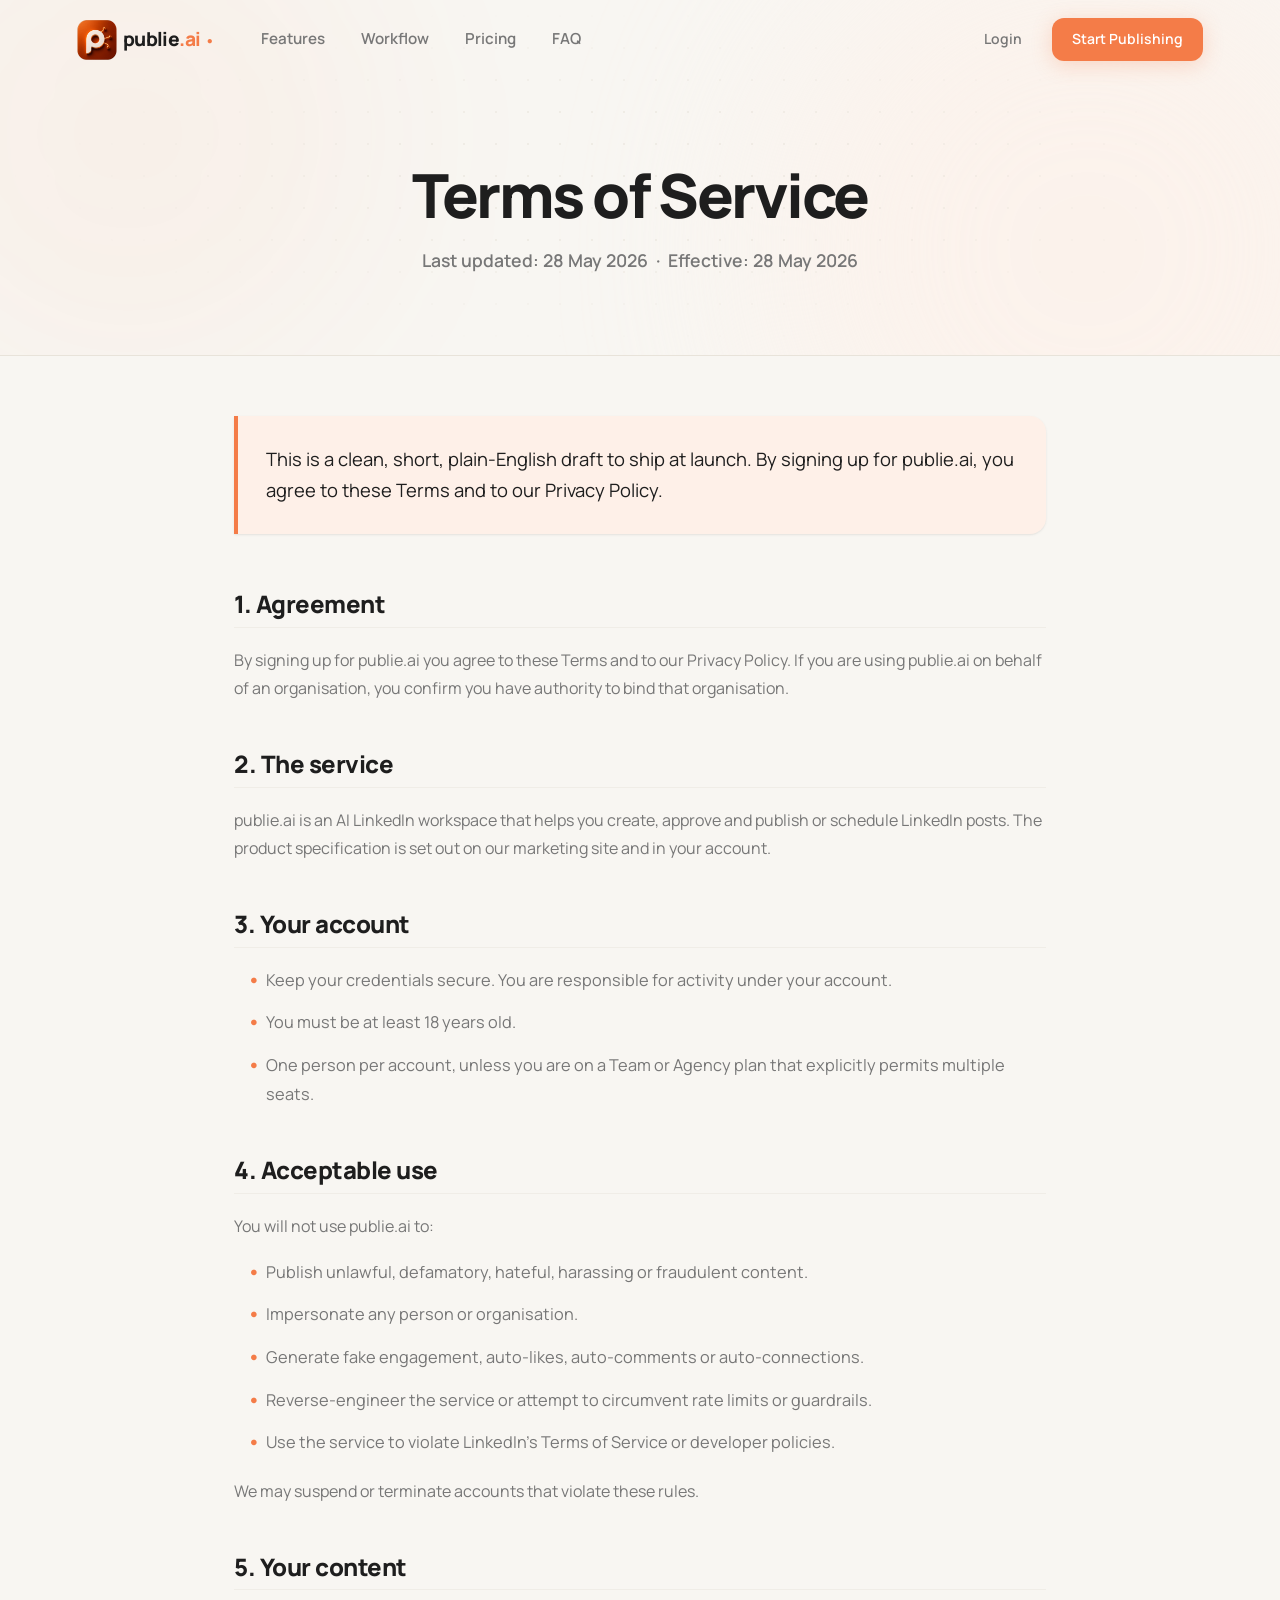
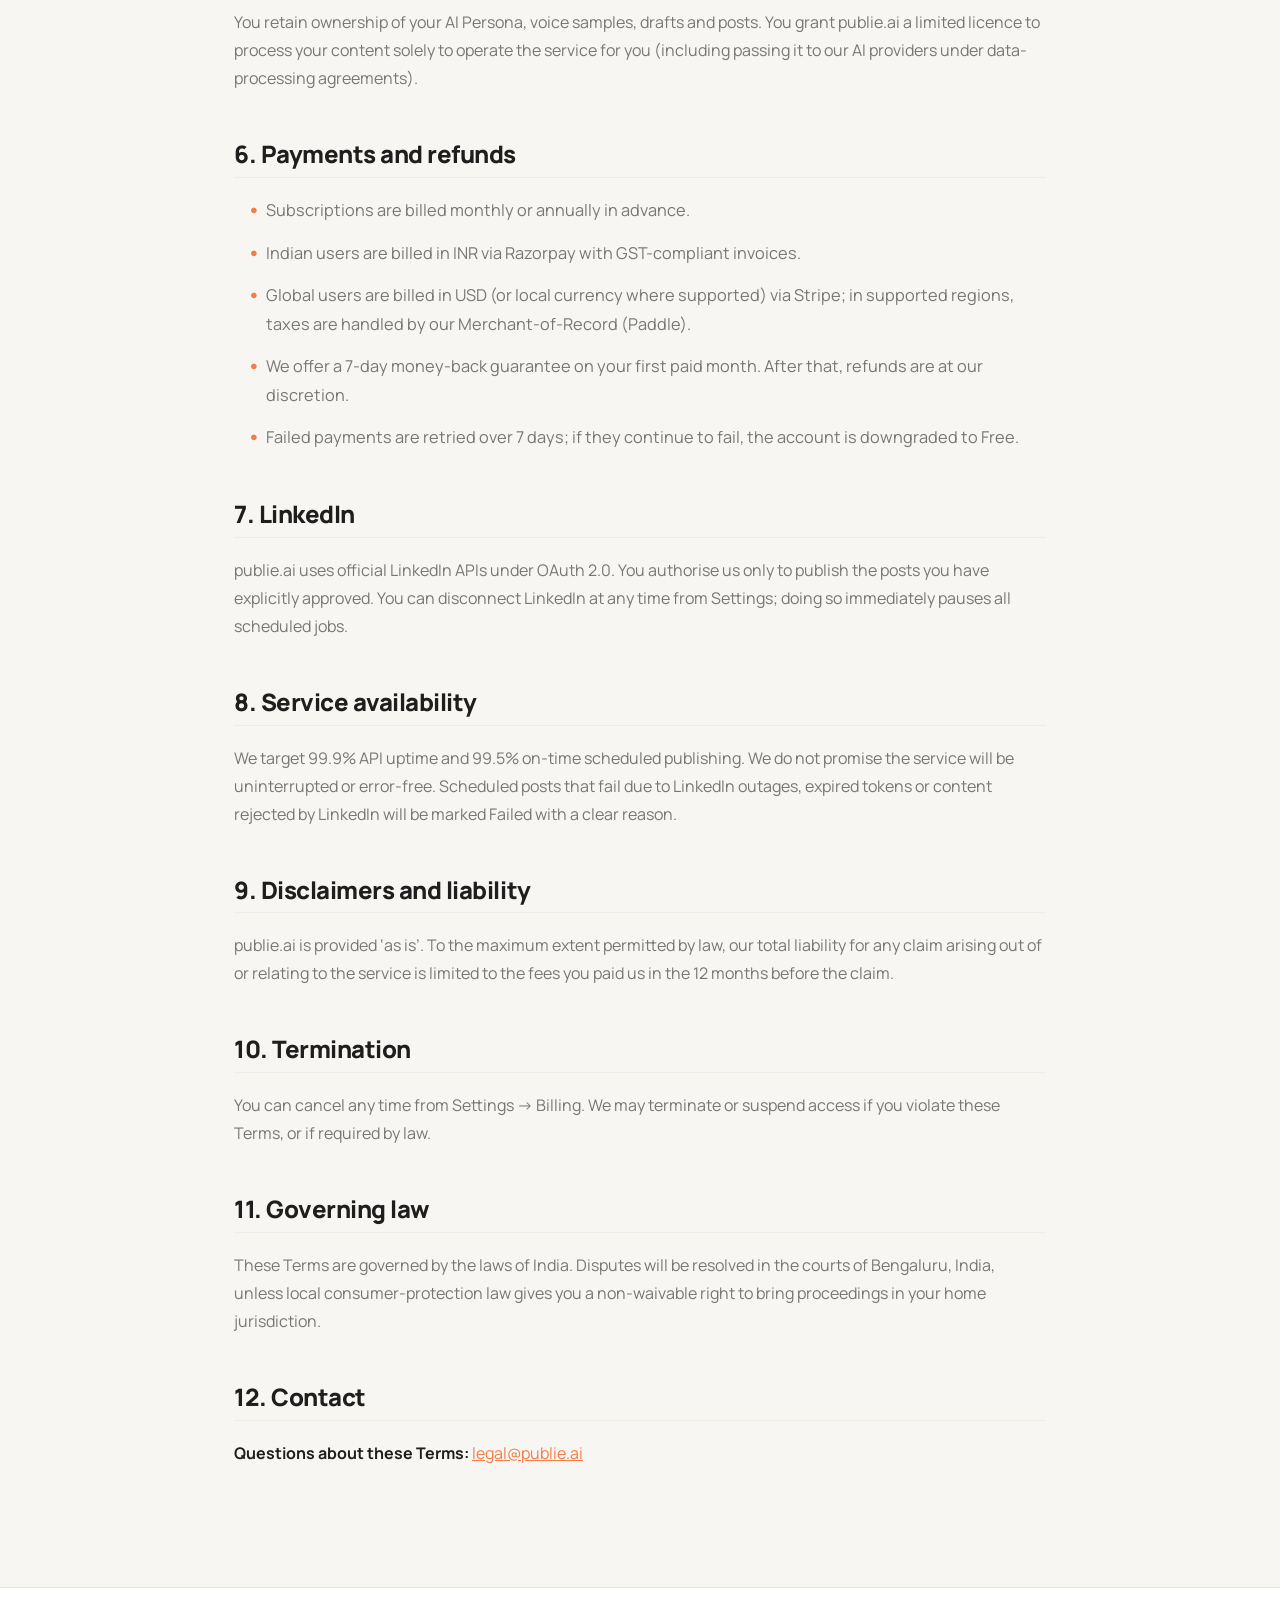
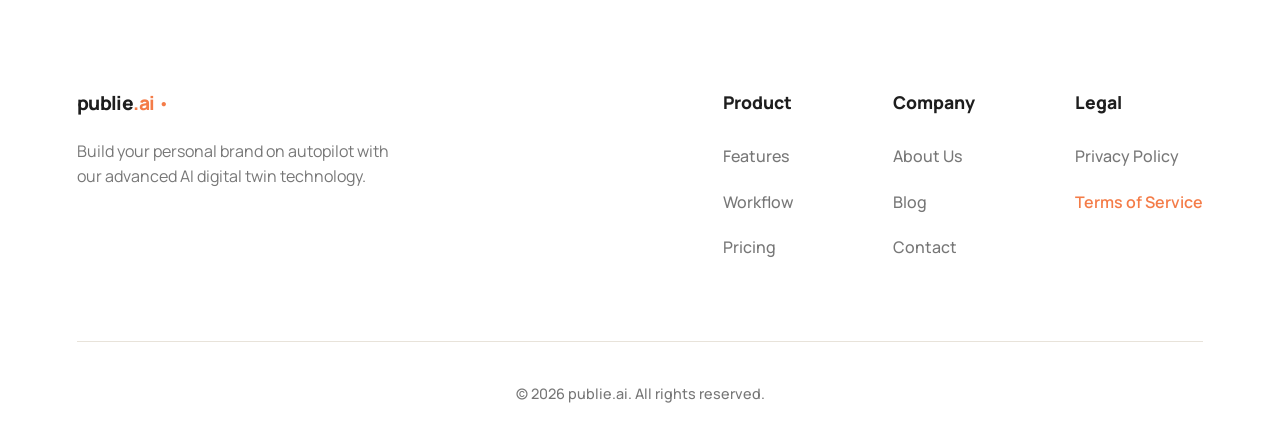
<file: pages/terms.html>
<!DOCTYPE html>
<html lang="en">

<head>
  <meta charset="UTF-8">
  <meta name="viewport" content="width=device-width, initial-scale=1.0">
  <title>Terms of Service — publie.ai</title>
  <link rel="preconnect" href="https://fonts.googleapis.com" />
  <link rel="preconnect" href="https://fonts.gstatic.com" crossorigin />
  <link href="https://fonts.googleapis.com/css2?family=Manrope:wght@300;400;500;600;700;800&display=swap"
    rel="stylesheet" />
  <link rel="stylesheet" href="../main.css" />
  <link rel="stylesheet" href="../home.css" />
  <link rel="stylesheet" href="subpages.css" />
  <link rel="icon" type="image/png" href="../logo.png" />
</head>

<body class="subpage-body">
  <!-- Navbar -->
  <nav class="navbar" id="navbar">
    <div class="logo" style="cursor: pointer;" onclick="window.location.href='../index.html'">
      <img src="../logo.png" alt="publie.ai logo" class="logo-img">
      <span class="logo-text">publie<span class="logo-dot">.ai</span></span>
      <span class="logo-badge">●</span>
    </div>
    <button class="mobile-menu-toggle" id="mobile-menu-toggle" aria-label="Toggle Menu">
      <span></span>
      <span></span>
      <span></span>
    </button>
    <div class="nav-menu-wrapper" id="nav-menu-wrapper">
      <ul class="nav-links">
        <li><a href="../index.html#features">Features</a></li>
        <li><a href="../index.html#workflow">Workflow</a></li>
        <li><a href="../index.html#pricing">Pricing</a></li>
        <li><a href="faq.html">FAQ</a></li>
      </ul>
      <div class="nav-actions">
        <a href="https://publie-ai-app.divamtech.com/#/sign-in" target="_blank" class="btn btn-ghost">Login</a>
        <a href="https://publie-ai-app.divamtech.com/#/sign-in" target="_blank" class="btn btn-primary">Start Publishing</a>
      </div>
    </div>
  </nav>

  <main>
    <!-- Page Header -->
    <section class="legal-hero">
      <div class="legal-hero-ambient">
        <div class="ambient-orb orb-a"></div>
        <div class="ambient-orb orb-b"></div>
        <div class="ambient-grid"></div>
      </div>
      <div class="legal-hero-content">
        <h1 class="legal-title">Terms of Service</h1>
        <p class="legal-meta">
          <span>Last updated: 28 May 2026</span>
          <span>·</span>
          <span>Effective: 28 May 2026</span>
        </p>
      </div>
    </section>

    <!-- Main Content Container -->
    <article class="legal-content-wrapper">
      <!-- Intro / Alert Note -->
      <div class="legal-intro">
        This is a clean, short, plain-English draft to ship at launch. By signing up for publie.ai, you agree to these Terms and to our Privacy Policy.
      </div>

      <!-- Sections -->
      <section class="legal-section">
        <h2>1. Agreement</h2>
        <p>
          By signing up for publie.ai you agree to these Terms and to our Privacy Policy. If you are using publie.ai on
          behalf of an organisation, you confirm you have authority to bind that organisation.
        </p>
      </section>

      <section class="legal-section">
        <h2>2. The service</h2>
        <p>
          publie.ai is an AI LinkedIn workspace that helps you create, approve and publish or schedule LinkedIn
          posts. The product specification is set out on our marketing site and in your account.
        </p>
      </section>

      <section class="legal-section">
        <h2>3. Your account</h2>
        <ul>
          <li>Keep your credentials secure. You are responsible for activity under your account.</li>
          <li>You must be at least 18 years old.</li>
          <li>One person per account, unless you are on a Team or Agency plan that explicitly permits multiple seats.</li>
        </ul>
      </section>

      <section class="legal-section">
        <h2>4. Acceptable use</h2>
        <p>You will not use publie.ai to:</p>
        <ul>
          <li>Publish unlawful, defamatory, hateful, harassing or fraudulent content.</li>
          <li>Impersonate any person or organisation.</li>
          <li>Generate fake engagement, auto-likes, auto-comments or auto-connections.</li>
          <li>Reverse-engineer the service or attempt to circumvent rate limits or guardrails.</li>
          <li>Use the service to violate LinkedIn’s Terms of Service or developer policies.</li>
        </ul>
        <p>We may suspend or terminate accounts that violate these rules.</p>
      </section>

      <section class="legal-section">
        <h2>5. Your content</h2>
        <p>
          You retain ownership of your AI Persona, voice samples, drafts and posts. You grant publie.ai a limited
          licence to process your content solely to operate the service for you (including passing it to our AI
          providers under data-processing agreements).
        </p>
      </section>

      <section class="legal-section">
        <h2>6. Payments and refunds</h2>
        <ul>
          <li>Subscriptions are billed monthly or annually in advance.</li>
          <li>Indian users are billed in INR via Razorpay with GST-compliant invoices.</li>
          <li>Global users are billed in USD (or local currency where supported) via Stripe; in supported regions, taxes are handled by our Merchant-of-Record (Paddle).</li>
          <li>We offer a 7-day money-back guarantee on your first paid month. After that, refunds are at our discretion.</li>
          <li>Failed payments are retried over 7 days; if they continue to fail, the account is downgraded to Free.</li>
        </ul>
      </section>

      <section class="legal-section">
        <h2>7. LinkedIn</h2>
        <p>
          publie.ai uses official LinkedIn APIs under OAuth 2.0. You authorise us only to publish the posts you have
          explicitly approved. You can disconnect LinkedIn at any time from Settings; doing so immediately pauses
          all scheduled jobs.
        </p>
      </section>

      <section class="legal-section">
        <h2>8. Service availability</h2>
        <p>
          We target 99.9% API uptime and 99.5% on-time scheduled publishing. We do not promise the service will
          be uninterrupted or error-free. Scheduled posts that fail due to LinkedIn outages, expired tokens or
          content rejected by LinkedIn will be marked Failed with a clear reason.
        </p>
      </section>

      <section class="legal-section">
        <h2>9. Disclaimers and liability</h2>
        <p>
          publie.ai is provided ‘as is’. To the maximum extent permitted by law, our total liability for any claim
          arising out of or relating to the service is limited to the fees you paid us in the 12 months before the
          claim.
        </p>
      </section>

      <section class="legal-section">
        <h2>10. Termination</h2>
        <p>
          You can cancel any time from Settings → Billing. We may terminate or suspend access if you violate these
          Terms, or if required by law.
        </p>
      </section>

      <section class="legal-section">
        <h2>11. Governing law</h2>
        <p>
          These Terms are governed by the laws of India. Disputes will be resolved in the courts of Bengaluru, India,
          unless local consumer-protection law gives you a non-waivable right to bring proceedings in your home
          jurisdiction.
        </p>
      </section>

      <section class="legal-section">
        <h2>12. Contact</h2>
        <p>
          <strong>Questions about these Terms:</strong> <a href="mailto:legal@publie.ai" style="color: var(--accent); text-decoration: underline;">legal@publie.ai</a>
        </p>
      </section>
    </article>
  </main>

  <!-- Footer -->
  <footer class="footer">
    <div class="footer-content">
      <div class="footer-brand">
        <div class="logo">
          <span class="logo-text">publie<span class="logo-dot">.ai</span></span>
          <span class="logo-badge">●</span>
        </div>
        <p>Build your personal brand on autopilot with our advanced AI digital twin technology.</p>
      </div>
      <div class="footer-links">
        <div class="link-group">
          <h4>Product</h4>
          <a href="../index.html#features">Features</a>
          <a href="../index.html#workflow">Workflow</a>
          <a href="../index.html#pricing">Pricing</a>
        </div>
        <div class="link-group">
          <h4>Company</h4>
          <a href="about.html">About Us</a>
          <a href="#">Blog</a>
          <a href="#">Contact</a>
        </div>
        <div class="link-group">
          <h4>Legal</h4>
          <a href="privacy.html">Privacy Policy</a>
          <a href="terms.html" style="color: var(--accent); font-weight: 600;">Terms of Service</a>
        </div>
      </div>
    </div>
    <div class="footer-bottom">
      <p>&copy; 2026 publie.ai. All rights reserved.</p>
    </div>
  </footer>

  <script src="subpages.js"></script>
</body>

</html>
</file>
<file: main.css>
/* ======================================
   publie.ai — Design System / Main CSS
   ====================================== */

/* Google Font */
@import url('https://fonts.googleapis.com/css2?family=Manrope:wght@300;400;500;600;700;800&display=swap');

/* ---- CSS Variables ---- */
:root {
  --bg: #F8F6F2;
  --card-bg: #FFFFFF;
  --accent: #F47C48;
  --accent-hover: #E76A35;
  --accent-light: #FEF0E8;
  --border: #E8E3DA;
  --border-soft: #F0EDE7;
  --text-primary: #1E1E1E;
  --text-secondary: #777777;
  --text-tertiary: #AAAAAA;
  --sidebar-bg: #FFFFFF;
  --sidebar-width: 240px;
  --sidebar-collapsed: 72px;
  --topbar-h: 64px;
  --radius-sm: 8px;
  --radius-md: 12px;
  --radius-lg: 16px;
  --radius-xl: 20px;
  --shadow-sm: 0 1px 3px rgba(0, 0, 0, 0.06), 0 1px 2px rgba(0, 0, 0, 0.04);
  --shadow-md: 0 4px 16px rgba(0, 0, 0, 0.08), 0 1px 4px rgba(0, 0, 0, 0.04);
  --shadow-lg: 0 8px 32px rgba(0, 0, 0, 0.10), 0 2px 8px rgba(0, 0, 0, 0.06);
  --shadow-accent: 0 4px 20px rgba(244, 124, 72, 0.25);
  --transition: 200ms cubic-bezier(0.4, 0, 0.2, 1);
  --transition-slow: 350ms cubic-bezier(0.4, 0, 0.2, 1);
  --font: 'Manrope', -apple-system, BlinkMacSystemFont, 'Segoe UI', sans-serif;
}

/* ---- Reset ---- */
*,
*::before,
*::after {
  box-sizing: border-box;
  margin: 0;
  padding: 0;
}

html {
  scroll-behavior: smooth;
  -webkit-font-smoothing: antialiased;
  overflow-x: hidden;
  width: 100%;
}

body {
  font-family: var(--font);
  background: var(--bg);
  color: var(--text-primary);
  min-height: 100vh;
  line-height: 1.6;
  overflow-x: hidden;
  width: 100%;
  position: relative;
}

a {
  color: inherit;
  text-decoration: none;
}

button {
  cursor: pointer;
  border: none;
  background: none;
  font-family: inherit;
}

input,
textarea,
select {
  font-family: inherit;
}

img {
  max-width: 100%;
  display: block;
}

ul,
ol {
  list-style: none;
}

/* ---- Typography ---- */
h1 {
  font-size: 2rem;
  font-weight: 800;
  line-height: 1.15;
  letter-spacing: -0.02em;
}

h2 {
  font-size: 1.5rem;
  font-weight: 700;
  line-height: 1.2;
  letter-spacing: -0.01em;
}

h3 {
  font-size: 1.1rem;
  font-weight: 600;
  line-height: 1.3;
}

h4 {
  font-size: 0.95rem;
  font-weight: 600;
}

p {
  font-size: 0.9rem;
  color: var(--text-secondary);
  line-height: 1.65;
}

/* ---- Utility Classes ---- */
.flex {
  display: flex;
}

.flex-col {
  display: flex;
  flex-direction: column;
}

.items-center {
  align-items: center;
}

.justify-between {
  justify-content: space-between;
}

.gap-2 {
  gap: 8px;
}

.gap-3 {
  gap: 12px;
}

.gap-4 {
  gap: 16px;
}

.mt-2 {
  margin-top: 8px;
}

.mt-4 {
  margin-top: 16px;
}

.w-full {
  width: 100%;
}

.text-accent {
  color: var(--accent);
}

/* ---- Logo ---- */
.logo {
  display: flex;
  align-items: center;
  gap: 6px;
  user-select: none;
}

.logo-text {
  font-size: 1.2rem;
  font-weight: 800;
  color: var(--text-primary);
  letter-spacing: -0.03em;
}

.logo-dot {
  color: var(--accent);
}

.logo-img {
  height: 40px;
  width: auto;
  display: block;
}

.logo-badge {
  color: var(--accent);
  font-size: 10px;
  animation: pulse-dot 2s ease-in-out infinite;
}

@keyframes pulse-dot {

  0%,
  100% {
    opacity: 1;
    transform: scale(1);
  }

  50% {
    opacity: 0.5;
    transform: scale(0.8);
  }
}

/* ---- Spinner ---- */
.spinner {
  width: 20px;
  height: 20px;
  border: 2px solid var(--border);
  border-top-color: var(--accent);
  border-radius: 50%;
  animation: spin 0.7s linear infinite;
}

@keyframes spin {
  to {
    transform: rotate(360deg);
  }
}

/* ---- Buttons ---- */
.btn {
  display: inline-flex;
  align-items: center;
  gap: 8px;
  padding: 10px 20px;
  border-radius: var(--radius-md);
  font-size: 0.875rem;
  font-weight: 600;
  transition: all var(--transition);
  white-space: nowrap;
}

.btn-primary {
  background: var(--accent);
  color: white;
  box-shadow: var(--shadow-accent);
}

.btn-primary:hover {
  background: var(--accent-hover);
  transform: translateY(-1px);
  box-shadow: 0 6px 24px rgba(244, 124, 72, 0.35);
}

.btn-primary:active {
  transform: translateY(0);
}

.btn-secondary {
  background: var(--card-bg);
  color: var(--text-primary);
  border: 1.5px solid var(--border);
}

.btn-secondary:hover {
  border-color: var(--accent);
  color: var(--accent);
  transform: translateY(-1px);
  box-shadow: var(--shadow-sm);
}

.btn-ghost {
  color: var(--text-secondary);
  padding: 8px 14px;
}

.btn-ghost:hover {
  color: var(--text-primary);
  background: var(--border-soft);
  border-radius: var(--radius-sm);
}

/* ---- Cards ---- */
.card {
  background: var(--card-bg);
  border: 1.5px solid var(--border);
  border-radius: var(--radius-lg);
  padding: 20px;
  transition: all var(--transition);
}

.card:hover {
  box-shadow: var(--shadow-md);
  border-color: var(--border);
  transform: translateY(-2px);
}

.card-sm {
  padding: 14px 16px;
  border-radius: var(--radius-md);
}

/* ---- Badge ---- */
.badge {
  display: inline-flex;
  align-items: center;
  gap: 4px;
  padding: 3px 8px;
  border-radius: 20px;
  font-size: 0.72rem;
  font-weight: 600;
  letter-spacing: 0.02em;
}

.badge-accent {
  background: var(--accent-light);
  color: var(--accent);
}

.badge-green {
  background: #E8F5E9;
  color: #388E3C;
}

.badge-blue {
  background: #E3F2FD;
  color: #1976D2;
}

.badge-gray {
  background: #F5F5F5;
  color: #757575;
}

/* ---- Tag / Chip ---- */
.chip {
  display: inline-flex;
  align-items: center;
  padding: 5px 12px;
  border-radius: 20px;
  font-size: 0.8rem;
  font-weight: 500;
  border: 1.5px solid var(--border);
  color: var(--text-secondary);
  background: var(--card-bg);
  cursor: pointer;
  transition: all var(--transition);
  user-select: none;
}

.chip:hover {
  border-color: var(--accent);
  color: var(--accent);
}

.chip.active {
  background: var(--accent-light);
  border-color: var(--accent);
  color: var(--accent);
  font-weight: 600;
}

/* ---- Skeleton Loader ---- */
.skeleton {
  background: linear-gradient(90deg, var(--border-soft) 25%, #f0ede8 50%, var(--border-soft) 75%);
  background-size: 200% 100%;
  animation: shimmer 1.4s ease-in-out infinite;
  border-radius: var(--radius-sm);
}

@keyframes shimmer {
  0% {
    background-position: 200% 0;
  }

  100% {
    background-position: -200% 0;
  }
}

/* ---- Modal Overlay ---- */
.modal-overlay {
  position: fixed;
  inset: 0;
  background: rgba(30, 30, 30, 0.35);
  backdrop-filter: blur(4px);
  z-index: 1000;
  display: flex;
  align-items: center;
  justify-content: center;
  opacity: 0;
  pointer-events: none;
  transition: opacity var(--transition-slow);
}

.modal-overlay.open {
  opacity: 1;
  pointer-events: all;
}

.modal {
  background: var(--card-bg);
  border-radius: var(--radius-xl);
  box-shadow: var(--shadow-lg);
  padding: 32px;
  width: 90%;
  max-width: 480px;
  transform: translateY(16px) scale(0.97);
  transition: all var(--transition-slow);
}

.modal-overlay.open .modal {
  transform: translateY(0) scale(1);
}

/* ---- Avatar ---- */
.avatar-sm {
  width: 32px;
  height: 32px;
  border-radius: 50%;
  background: var(--accent-light);
  color: var(--accent);
  font-size: 0.8rem;
  font-weight: 700;
  display: flex;
  align-items: center;
  justify-content: center;
  flex-shrink: 0;
}

/* ---- Scrollbar ---- */
::-webkit-scrollbar {
  width: 6px;
  height: 6px;
}

::-webkit-scrollbar-track {
  background: transparent;
}

::-webkit-scrollbar-thumb {
  background: var(--border);
  border-radius: 3px;
}

::-webkit-scrollbar-thumb:hover {
  background: #d0cbc1;
}

/* ---- Focus Ring ---- */
:focus-visible {
  outline: 2px solid var(--accent);
  outline-offset: 2px;
  border-radius: 4px;
}

/* ---- Toast ---- */
.toast-container {
  position: fixed;
  bottom: 24px;
  right: 24px;
  z-index: 9999;
  display: flex;
  flex-direction: column;
  gap: 10px;
}

.toast {
  background: var(--text-primary);
  color: white;
  padding: 12px 18px;
  border-radius: var(--radius-md);
  font-size: 0.85rem;
  font-weight: 500;
  box-shadow: var(--shadow-lg);
  display: flex;
  align-items: center;
  gap: 10px;
  animation: toast-in 0.3s ease;
  max-width: 320px;
}

.toast.success {
  background: #1E1E1E;
  border-left: 3px solid #4CAF50;
}

.toast.error {
  background: #1E1E1E;
  border-left: 3px solid #F44336;
}

@keyframes toast-in {
  from {
    opacity: 0;
    transform: translateY(12px) scale(0.95);
  }

  to {
    opacity: 1;
    transform: translateY(0) scale(1);
  }
}

/* ---- Divider ---- */
.divider {
  height: 1px;
  background: var(--border);
  margin: 16px 0;
}

/* ---- Input ---- */
.input-base {
  width: 100%;
  padding: 10px 14px;
  border: 1.5px solid var(--border);
  border-radius: var(--radius-md);
  font-size: 0.875rem;
  color: var(--text-primary);
  background: var(--card-bg);
  transition: border-color var(--transition), box-shadow var(--transition);
  outline: none;
}

.input-base::placeholder {
  color: var(--text-tertiary);
}

.input-base:focus {
  border-color: var(--accent);
  box-shadow: 0 0 0 3px rgba(244, 124, 72, 0.12);
}

/* ---- Progress Bar ---- */
.progress-bar {
  height: 3px;
  background: var(--border-soft);
  border-radius: 2px;
  overflow: hidden;
}

.progress-fill {
  height: 100%;
  background: var(--accent);
  border-radius: 2px;
  transition: width 0.5s cubic-bezier(0.4, 0, 0.2, 1);
}

/* ---- Empty State ---- */
.empty-state {
  display: flex;
  flex-direction: column;
  align-items: center;
  justify-content: center;
  text-align: center;
  padding: 60px 24px;
  gap: 12px;
}

.empty-icon {
  width: 52px;
  height: 52px;
  background: var(--accent-light);
  border-radius: 50%;
  display: flex;
  align-items: center;
  justify-content: center;
  color: var(--accent);
  margin-bottom: 4px;
}

.empty-state h3 {
  color: var(--text-primary);
  font-size: 1rem;
}

.empty-state p {
  font-size: 0.85rem;
  max-width: 240px;
}

/* ---- Responsive Helpers ---- */
@media (max-width: 768px) {
  h1 {
    font-size: 1.6rem;
  }

  h2 {
    font-size: 1.25rem;
  }

  .hide-mobile {
    display: none !important;
  }
}

@media (min-width: 769px) {
  .hide-desktop {
    display: none !important;
  }
}
</file>
<file: home.css>
/* ======================================
   publie.ai — Landing Page Styles
   ====================================== */

.home-body {
  background: var(--bg);
  color: var(--text-primary);
  font-family: var(--font);
  overflow-x: hidden;
}

.text-center {
  text-align: center;
}

/* ---- Navbar ---- */
.navbar {
  position: fixed;
  top: 0;
  left: 0;
  right: 0;
  height: 80px;
  display: flex;
  flex-wrap: wrap;
  justify-content: space-between;
  align-items: center;
  padding: 0 6%;
  z-index: 1000;
  background: rgba(248, 246, 242, 0);
  transition: background 0.4s cubic-bezier(0.4, 0, 0.2, 1), padding 0.4s cubic-bezier(0.4, 0, 0.2, 1), box-shadow 0.4s cubic-bezier(0.4, 0, 0.2, 1), border-color 0.4s cubic-bezier(0.4, 0, 0.2, 1);
  border-bottom: 1px solid transparent;
}

.navbar.scrolled {
  height: 64px;
  background: rgba(248, 246, 242, 0.85);
  backdrop-filter: blur(12px);
  -webkit-backdrop-filter: blur(12px);
  border-bottom: 1px solid var(--border);
  box-shadow: var(--shadow-sm);
}

.nav-menu-wrapper {
  display: flex;
  flex: 1;
  justify-content: space-between;
  align-items: center;
  margin-left: 48px;
}

.mobile-menu-toggle {
  display: none;
  flex-direction: column;
  justify-content: space-between;
  width: 24px;
  height: 16px;
  background: transparent;
  border: none;
  cursor: pointer;
  z-index: 1100;
  padding: 0;
}

.mobile-menu-toggle span {
  display: block;
  width: 100%;
  height: 2px;
  background: var(--text-primary);
  border-radius: 2px;
  transition: all 0.3s cubic-bezier(0.4, 0, 0.2, 1);
}

.mobile-menu-toggle.active span:nth-child(1) {
  transform: translateY(7px) rotate(45deg);
}

.mobile-menu-toggle.active span:nth-child(2) {
  opacity: 0;
}

.mobile-menu-toggle.active span:nth-child(3) {
  transform: translateY(-7px) rotate(-45deg);
}

.nav-links {
  display: flex;
  gap: 36px;
  font-weight: 600;
  font-size: 0.95rem;
}

.nav-links a {
  color: var(--text-secondary);
  transition: color var(--transition);
}

.nav-links a:hover {
  color: var(--text-primary);
}

.nav-actions {
  display: flex;
  align-items: center;
  gap: 16px;
}

/* ---- Hero Section ---- */
.hero {
  display: grid;
  grid-template-columns: 1fr 1fr;
  gap: 40px;
  padding: 160px 6% 80px;
  min-height: 100vh;
  align-items: center;
  position: relative;
  overflow: hidden;
}

/* Ambient Background */
.hero-ambient-bg {
  position: absolute;
  inset: 0;
  z-index: -2;
  overflow: hidden;
}

.ambient-orb {
  position: absolute;
  border-radius: 50%;
  filter: blur(100px);
  opacity: 0.6;
  animation: float-ambient 12s ease-in-out infinite alternate;
}

.orb-a {
  width: 50vw;
  height: 50vw;
  background: var(--accent-light);
  top: -20%;
  right: -10%;
}

.orb-b {
  width: 40vw;
  height: 40vw;
  background: rgba(244, 124, 72, 0.08);
  bottom: -10%;
  left: -10%;
  animation-delay: -6s;
}

.ambient-grid {
  position: absolute;
  inset: 0;
  background-image: radial-gradient(var(--border) 1px, transparent 1px);
  background-size: 32px 32px;
  opacity: 0.5;
  mask-image: radial-gradient(ellipse at center, black 30%, transparent 70%);
  -webkit-mask-image: radial-gradient(ellipse at center, black 30%, transparent 70%);
}

@keyframes float-ambient {
  0% {
    transform: translate(0, 0) scale(1);
  }

  100% {
    transform: translate(-40px, 40px) scale(1.1);
  }
}

/* Floating particles */
.particle {
  position: absolute;
  left: var(--x);
  top: var(--y);
  width: var(--s);
  height: var(--s);
  border-radius: 50%;
  background: var(--accent);
  opacity: 0.35;
  animation: particle-drift var(--dur, 9s) ease-in-out var(--d, 0s) infinite alternate;
}

@keyframes particle-drift {
  0% {
    transform: translate(0, 0) scale(1);
    opacity: 0.35;
  }

  50% {
    opacity: 0.6;
  }

  100% {
    transform: translate(20px, -30px) scale(1.3);
    opacity: 0.15;
  }
}


/* Hero Content */
.hero-left {
  max-width: 600px;
  animation: fade-in-up 0.8s ease-out forwards;
}

@keyframes fade-in-up {
  from {
    opacity: 0;
    transform: translateY(30px);
  }

  to {
    opacity: 1;
    transform: translateY(0);
  }
}

.hero-title {
  font-size: 4.2rem;
  line-height: 1.1;
  font-weight: 800;
  margin-bottom: 24px;
  letter-spacing: -0.04em;
}

.hero-subtitle {
  font-size: 1.25rem;
  color: var(--text-secondary);
  margin-bottom: 40px;
  line-height: 1.6;
  max-width: 480px;
}

.hero-cta-wrapper {
  display: flex;
  flex-direction: column;
  gap: 16px;
  align-items: flex-start;
}

.btn-lg {
  padding: 16px 36px;
  font-size: 1.1rem;
  border-radius: var(--radius-lg);
}

.hero-trust {
  font-size: 0.85rem;
  color: var(--text-tertiary);
  font-weight: 500;
}

/* ── HERO RIGHT: CINEMATIC OS WINDOW ── */
.hero-right {
  position: relative;
  width: 100%;
  min-width: 0;
  max-width: 100%;
  height: 620px;
  display: flex;
  justify-content: center;
  align-items: center;
  animation: fade-in-up 1.2s ease-out 0.2s forwards;
  opacity: 0;
}

/* Cinematic Background Effects */
.hero-cine-bg {
  position: absolute;
  inset: 0;
  pointer-events: none;
  z-index: 1;
}

.cine-glow {
  position: absolute;
  border-radius: 50%;
  filter: blur(80px);
}

.cine-glow.main {
  width: 400px;
  height: 400px;
  background: rgba(244, 124, 72, 0.08);
  top: 50%;
  left: 50%;
  transform: translate(-50%, -50%);
  animation: pulse-glow 6s ease-in-out infinite;
}

.cine-glow.accent {
  width: 250px;
  height: 250px;
  background: rgba(244, 124, 72, 0.05);
  top: 60%;
  left: 30%;
  animation: pulse-glow 8s ease-in-out infinite alternate;
}

@keyframes pulse-glow {

  0%,
  100% {
    opacity: 0.6;
    transform: translate(-50%, -50%) scale(1);
  }

  50% {
    opacity: 1;
    transform: translate(-50%, -50%) scale(1.1);
  }
}

/* Background Streams */
.cine-streams {
  position: absolute;
  inset: 0;
  width: 100%;
  height: 100%;
  opacity: 0.4;
}

.c-stream {
  stroke: url(#lineGrad);
  stroke-width: 1px;
  fill: none;
  stroke-dasharray: 200 100;
  animation: stream-flow 15s linear infinite;
}

.s2 {
  animation-duration: 20s;
  opacity: 0.6;
}

.s3 {
  animation-duration: 12s;
  opacity: 0.3;
}

@keyframes stream-flow {
  to {
    stroke-dashoffset: -1000;
  }
}

/* ── UNIFIED OS WINDOW ── */
.os-window {
  position: relative;
  width: 480px;
  max-width: 100%;
  background: rgba(255, 255, 255, 0.82);
  backdrop-filter: blur(28px);
  -webkit-backdrop-filter: blur(28px);
  border: 1px solid rgba(255, 255, 255, 0.9);
  border-radius: 20px;
  box-shadow:
    0 30px 60px rgba(0, 0, 0, 0.08),
    0 0 0 1px rgba(244, 124, 72, 0.2),
    0 0 50px rgba(244, 124, 72, 0.12) inset;
  z-index: 10;
  overflow: hidden;
  animation: float-os 8s ease-in-out infinite;
}

@keyframes float-os {

  0%,
  100% {
    transform: translateY(0);
    box-shadow: 0 30px 60px rgba(0, 0, 0, 0.08), 0 0 0 1px rgba(244, 124, 72, 0.2), 0 0 50px rgba(244, 124, 72, 0.12) inset;
  }

  50% {
    transform: translateY(-12px);
    box-shadow: 0 40px 70px rgba(0, 0, 0, 0.12), 0 0 0 1px rgba(244, 124, 72, 0.25), 0 0 60px rgba(244, 124, 72, 0.18) inset;
  }
}

/* Glass Reflection Overlay */
.os-glass-overlay {
  position: absolute;
  inset: 0;
  background: linear-gradient(135deg, rgba(255, 255, 255, 0.4) 0%, rgba(255, 255, 255, 0) 40%);
  pointer-events: none;
  z-index: 20;
}

/* Top Bar */
.os-topbar {
  display: flex;
  align-items: center;
  padding: 14px 20px;
  border-bottom: 1px solid rgba(0, 0, 0, 0.06);
  background: rgba(255, 255, 255, 0.4);
}

.os-mac-dots {
  display: flex;
  gap: 6px;
  width: 60px;
}

.os-mac-dots span {
  width: 10px;
  height: 10px;
  border-radius: 50%;
  background: #E0DCD6;
}

.os-mac-dots span:nth-child(1) {
  background: #FF5F56;
}

.os-mac-dots span:nth-child(2) {
  background: #FFBD2E;
}

.os-mac-dots span:nth-child(3) {
  background: #27C93F;
}

.os-title {
  flex: 1;
  text-align: center;
  font-size: 0.8rem;
  font-weight: 700;
  color: var(--text-secondary);
  display: flex;
  align-items: center;
  justify-content: center;
  gap: 8px;
}

.os-live-status {
  font-size: 0.65rem;
  color: var(--accent);
  background: rgba(244, 124, 72, 0.12);
  padding: 2px 8px;
  border-radius: 12px;
  display: flex;
  align-items: center;
  gap: 4px;
}

.pulse-dot {
  width: 6px;
  height: 6px;
  border-radius: 50%;
  background: var(--accent);
  animation: dot-blink 1.5s ease-in-out infinite;
}

@keyframes dot-blink {

  0%,
  100% {
    opacity: 1;
  }

  50% {
    opacity: 0.4;
  }
}

/* OS Body / Phases */
.os-body {
  padding: 24px;
  display: flex;
  flex-direction: column;
  gap: 16px;
}

.os-phase {
  display: flex;
  gap: 16px;
  position: relative;
}

.os-icon-col {
  display: flex;
  flex-direction: column;
  align-items: center;
  width: 32px;
}

.os-phase-icon {
  width: 32px;
  height: 32px;
  border-radius: 50%;
  background: rgba(244, 124, 72, 0.1);
  color: var(--accent);
  display: flex;
  align-items: center;
  justify-content: center;
  font-size: 0.9rem;
  font-weight: bold;
  box-shadow: 0 0 10px rgba(244, 124, 72, 0.2);
}

.os-flow-line {
  flex: 1;
  width: 2px;
  background: rgba(244, 124, 72, 0.2);
  margin: 4px 0;
  position: relative;
  overflow: hidden;
  min-height: 24px;
}

.flow-dot {
  position: absolute;
  top: -10px;
  left: 0;
  width: 2px;
  height: 10px;
  background: var(--accent);
  animation: flow-down 2s linear infinite;
}

.flow-dot.d1 {
  animation-delay: 1s;
}

@keyframes flow-down {
  0% {
    top: -10px;
    opacity: 1;
  }

  100% {
    top: 100%;
    opacity: 0;
  }
}

.os-content-col {
  flex: 1;
  padding-bottom: 12px;
}

.os-phase.last .os-content-col {
  padding-bottom: 0;
}

.os-phase-title {
  font-size: 0.72rem;
  font-weight: 800;
  color: var(--text-primary);
  margin-bottom: 8px;
  text-transform: uppercase;
  letter-spacing: 0.08em;
}

/* Phase 1: Generation */
.os-gen-box {
  background: rgba(255, 255, 255, 0.6);
  border: 1px solid rgba(0, 0, 0, 0.04);
  border-radius: 12px;
  padding: 12px;
}

.os-gen-header {
  font-size: 0.65rem;
  color: var(--accent);
  font-weight: 700;
  margin-bottom: 6px;
}

.os-gen-typing {
  font-size: 0.85rem;
  color: var(--text-primary);
  font-weight: 500;
  margin-bottom: 8px;
}

.cursor {
  display: inline-block;
  width: 2px;
  height: 12px;
  background: var(--accent);
  margin-left: 2px;
  animation: cursor-blink 1s step-end infinite;
}

@keyframes cursor-blink {
  50% {
    opacity: 0;
  }
}

.os-skel {
  height: 6px;
  background: rgba(0, 0, 0, 0.06);
  border-radius: 3px;
  margin-bottom: 6px;
}

.os-skel.w-80 {
  width: 80%;
}

.os-skel.w-50 {
  width: 50%;
}

.os-skel.w-40 {
  width: 40%;
}

.os-skel.w-20 {
  width: 20%;
}

.os-skel.h-sm {
  height: 4px;
}

.os-skel.light {
  background: rgba(0, 0, 0, 0.03);
}

/* Phase 2: Refinement */
.os-tags-row {
  display: flex;
  gap: 8px;
  flex-wrap: wrap;
}

.os-tag {
  font-size: 0.65rem;
  font-weight: 700;
  padding: 6px 10px;
  border-radius: 16px;
  border: 1px solid transparent;
}

.os-tag.done {
  background: rgba(76, 175, 80, 0.1);
  color: #4CAF50;
  border-color: rgba(76, 175, 80, 0.2);
}

.os-tag.active {
  background: rgba(244, 124, 72, 0.1);
  color: var(--accent);
  border-color: rgba(244, 124, 72, 0.3);
  box-shadow: 0 0 10px rgba(244, 124, 72, 0.15);
  animation: tag-pulse 2s ease-in-out infinite;
}

@keyframes tag-pulse {
  50% {
    box-shadow: 0 0 20px rgba(244, 124, 72, 0.25);
  }
}

/* Phase 3: Performance */
.os-perf-card {
  background: #FFFFFF;
  border: 1px solid rgba(0, 0, 0, 0.06);
  border-radius: 14px;
  padding: 16px;
  box-shadow: 0 4px 12px rgba(0, 0, 0, 0.02);
}

.os-perf-header {
  display: flex;
  align-items: center;
  gap: 10px;
  margin-bottom: 16px;
}

.os-avatar {
  width: 32px;
  height: 32px;
  border-radius: 50%;
  background: #E8C4A8;
}

.os-meta {
  flex: 1;
  display: flex;
  flex-direction: column;
  gap: 4px;
}

.os-pub-badge {
  font-size: 0.65rem;
  font-weight: 700;
  color: #4CAF50;
  background: rgba(76, 175, 80, 0.1);
  padding: 4px 8px;
  border-radius: 12px;
}

.os-perf-stats {
  display: flex;
  align-items: flex-end;
  gap: 20px;
}

.os-stat-item {
  display: flex;
  flex-direction: column;
  gap: 2px;
}

.os-stat-val {
  font-size: 1.2rem;
  font-weight: 800;
  color: var(--text-primary);
}

.os-stat-item:first-child .os-stat-val {
  color: var(--accent);
}

.os-stat-lbl {
  font-size: 0.65rem;
  color: var(--text-secondary);
  font-weight: 600;
  text-transform: uppercase;
}

.os-chart {
  flex: 1;
  display: flex;
  align-items: flex-end;
  justify-content: flex-end;
  gap: 6px;
  height: 36px;
}

.os-bar {
  width: 12px;
  height: var(--h);
  background: #E0DCD6;
  border-radius: 3px 3px 0 0;
}

.os-bar.peak {
  background: var(--accent);
  box-shadow: 0 -2px 8px rgba(244, 124, 72, 0.3);
}



/* Illustration Wrapper */
.hero-illustration-wrapper {
  position: relative;
  width: 100%;
  max-width: 540px;
  height: 100%;
}

/* Main SVG scene */
.hero-scene-svg {
  width: 100%;
  height: 100%;
  overflow: visible;
}

/* SVG animated elements */
.content-line-1 {
  animation: shimmer 2.8s ease-in-out infinite;
}

.content-line-2 {
  animation: shimmer 2.8s ease-in-out 0.4s infinite;
}

.content-line-3 {
  animation: shimmer 2.8s ease-in-out 0.8s infinite;
}

@keyframes shimmer {

  0%,
  100% {
    opacity: 0.4;
  }

  50% {
    opacity: 1;
  }
}

.cursor-blink {
  animation: blink-cur 1s step-end infinite;
}

@keyframes blink-cur {

  0%,
  100% {
    opacity: 1;
  }

  50% {
    opacity: 0;
  }
}





/* ---- Built For Section (Bento Grid) ---- */
.built-for {
  padding: 120px 6%;
  background: var(--bg);
}

.bento-grid {
  display: grid;
  grid-template-columns: repeat(6, 1fr);
  gap: 32px;
  max-width: 1200px;
  margin: 0 auto;
}

.bento-card {
  background: var(--card-bg);
  border: 1.5px solid var(--border);
  border-radius: var(--radius-xl);
  display: flex;
  flex-direction: column;
  overflow: hidden;
  transition: transform 0.4s cubic-bezier(0.4, 0, 0.2, 1), box-shadow 0.4s ease, border-color 0.4s ease;
  position: relative;
}

.bento-card:hover {
  transform: translateY(-8px);
  box-shadow: 0 20px 40px rgba(244, 124, 72, 0.12);
  border-color: var(--border-soft);
}

.card-large {
  grid-column: span 3;
}

.card-medium {
  grid-column: span 2;
}

@media (max-width: 1024px) {
  .bento-grid {
    grid-template-columns: repeat(2, 1fr);
  }

  .card-large,
  .card-medium {
    grid-column: span 1;
  }

  .card-medium:last-child {
    grid-column: span 2;
  }
}

@media (max-width: 768px) {
  .bento-grid {
    grid-template-columns: 1fr;
  }

  .card-large,
  .card-medium,
  .card-medium:last-child {
    grid-column: span 1;
  }
}

.bento-visual {
  height: 260px;
  background: radial-gradient(circle at center 0%, #FAF8F5 0%, var(--card-bg) 100%);
  border-bottom: 1px solid var(--border);
  display: flex;
  justify-content: center;
  align-items: center;
  position: relative;
  overflow: hidden;
  padding: 32px;
}

.bento-content {
  padding: 32px;
  text-align: left;
}

.bento-content h3 {
  font-size: 1.4rem;
  font-weight: 800;
  margin-bottom: 12px;
}

.bento-content p {
  font-size: 1rem;
  color: var(--text-secondary);
  line-height: 1.6;
}

/* Bento Mockups base */
.bento-mockup {
  background: var(--bg);
  border: 1px solid var(--border);
  border-radius: var(--radius-lg);
  box-shadow: 0 12px 24px rgba(0, 0, 0, 0.06);
  width: 100%;
  max-width: 340px;
  transition: transform 0.5s ease, box-shadow 0.5s ease;
}

.bento-card:hover .bento-mockup {
  transform: translateY(-4px) scale(1.02);
  box-shadow: 0 16px 32px rgba(244, 124, 72, 0.15);
}

/* 1. Founder Mock */
.founder-mock .mock-header {
  padding: 12px 16px;
  border-bottom: 1px solid var(--border);
  display: flex;
  align-items: center;
  gap: 12px;
  background: #FAF8F5;
  border-radius: var(--radius-lg) var(--radius-lg) 0 0;
}

.founder-mock .dots {
  display: flex;
  gap: 4px;
}

.founder-mock .dot {
  width: 8px;
  height: 8px;
  background: #E0DCD6;
  border-radius: 50%;
}

.founder-mock .mock-title {
  font-size: 0.75rem;
  font-weight: 800;
  color: var(--text-secondary);
  text-transform: uppercase;
  letter-spacing: 0.05em;
}

.founder-mock .mock-body {
  padding: 16px;
  display: flex;
  flex-direction: column;
  gap: 16px;
}

.ai-chat-bubble {
  background: rgba(244, 124, 72, 0.1);
  color: var(--text-primary);
  font-size: 0.85rem;
  font-weight: 600;
  padding: 12px;
  border-radius: 12px 12px 12px 0;
  align-self: flex-start;
  max-width: 85%;
}

.editor-pane {
  background: var(--card-bg);
  border: 1px solid var(--border);
  padding: 16px;
  border-radius: 8px;
  position: relative;
}

.editor-pane .line {
  font-family: monospace;
}

.editor-pane .title {
  font-size: 0.9rem;
  font-weight: 700;
  margin-bottom: 8px;
}

.editor-pane .sub {
  font-size: 0.8rem;
  color: var(--text-secondary);
}

.ai-suggestion-glow {
  position: absolute;
  bottom: -12px;
  right: -12px;
  background: var(--text-primary);
  color: white;
  padding: 6px 12px;
  border-radius: 20px;
  font-size: 0.7rem;
  font-weight: 700;
  display: flex;
  align-items: center;
  gap: 6px;
  box-shadow: 0 4px 12px rgba(0, 0, 0, 0.15);
  animation: float-ui 4s infinite;
}

.ai-suggestion-glow .icon {
  color: var(--accent);
}

/* 2. Agency Mock */
.agency-mock {
  display: flex;
  overflow: hidden;
  max-width: 380px;
}

.mock-sidebar {
  width: 100px;
  background: #FAF8F5;
  border-right: 1px solid var(--border);
  padding: 12px 8px;
}

.ws-item {
  display: flex;
  align-items: center;
  gap: 6px;
  padding: 8px 6px;
  font-size: 0.7rem;
  font-weight: 700;
  color: var(--text-secondary);
  border-radius: 6px;
  cursor: pointer;
}

.ws-item.active {
  background: var(--card-bg);
  color: var(--text-primary);
  box-shadow: 0 2px 4px rgba(0, 0, 0, 0.02);
}

.ws-item .av {
  width: 16px;
  height: 16px;
  border-radius: 4px;
}

.ws-item .c1 {
  background: var(--accent);
}

.ws-item .c2 {
  background: #2C2C2C;
}

.ws-item .c3 {
  background: #E0DCD6;
}

.mock-main {
  flex: 1;
  padding: 16px;
  display: flex;
  flex-direction: column;
  gap: 12px;
  background: var(--bg);
}

.status-banner {
  font-size: 0.65rem;
  font-weight: 800;
  text-transform: uppercase;
  padding: 6px;
  border-radius: 4px;
  text-align: center;
}

.status-banner.review {
  background: #FFF4E5;
  color: #E65100;
}

.mock-card-mini {
  background: var(--card-bg);
  border: 1px solid var(--border);
  padding: 12px;
  border-radius: 8px;
}

.mini-text {
  font-size: 0.8rem;
  font-weight: 600;
  margin-bottom: 12px;
}

.action-row {
  display: flex;
  gap: 6px;
}

.btn-xs {
  flex: 1;
  padding: 6px;
  text-align: center;
  font-size: 0.7rem;
  font-weight: 700;
  border-radius: 4px;
  cursor: pointer;
}

.btn-xs.reject {
  background: #F5F3EE;
  color: var(--text-secondary);
}

.btn-xs.approve {
  background: #4CAF50;
  color: white;
}

/* 3. Team Mock */
.team-mock {
  padding: 20px;
  display: flex;
  flex-direction: column;
  gap: 16px;
}

.comment-thread {
  display: flex;
  flex-direction: column;
  gap: 12px;
}

.comment {
  display: flex;
  gap: 10px;
  align-items: flex-start;
}

.comment.reply {
  margin-left: 24px;
}

.comment .av {
  width: 24px;
  height: 24px;
  border-radius: 50%;
  background: var(--border);
  flex-shrink: 0;
}

.comment .t1 {
  background: #2C2C2C;
}

.comment .t2 {
  background: var(--accent);
}

.c-text {
  background: #FAF8F5;
  padding: 10px 12px;
  border-radius: 0 12px 12px 12px;
  font-size: 0.8rem;
  font-weight: 600;
  color: var(--text-primary);
  border: 1px solid var(--border);
}

.comment.reply .c-text {
  background: rgba(244, 124, 72, 0.05);
  border-color: rgba(244, 124, 72, 0.2);
}

.status-pill {
  align-self: flex-start;
  margin-left: 24px;
  background: #E8F5E9;
  color: #388E3C;
  padding: 4px 10px;
  border-radius: 12px;
  font-size: 0.7rem;
  font-weight: 800;
  display: inline-block;
}

/* 4. Consultant Mock */
.consultant-mock {
  padding: 20px;
  position: relative;
}

.cal-week {
  display: flex;
  gap: 8px;
  justify-content: space-between;
  margin-bottom: 24px;
}

.cal-week .c-day {
  flex: 1;
  height: 48px;
  border: 1px solid var(--border);
  border-radius: 6px;
  display: flex;
  justify-content: center;
  align-items: center;
  background: var(--card-bg);
}

.c-day.pub {
  border-color: #4CAF50;
  background: rgba(76, 175, 80, 0.05);
}

.c-day.pub .dot {
  width: 8px;
  height: 8px;
  background: #4CAF50;
  border-radius: 50%;
}

.c-day.sched {
  border-color: var(--accent);
  background: rgba(244, 124, 72, 0.05);
}

.c-day.sched .dot {
  width: 8px;
  height: 8px;
  background: var(--accent);
  border-radius: 50%;
}

.cal-tooltip {
  position: absolute;
  bottom: -12px;
  left: 50%;
  transform: translateX(-50%);
  background: var(--text-primary);
  color: white;
  padding: 8px 16px;
  border-radius: 6px;
  font-size: 0.75rem;
  font-weight: 700;
  white-space: nowrap;
  box-shadow: 0 4px 12px rgba(0, 0, 0, 0.15);
}

.cal-tooltip::after {
  content: '';
  position: absolute;
  top: -4px;
  left: 50%;
  transform: translateX(-50%);
  border-width: 0 5px 5px;
  border-style: solid;
  border-color: transparent transparent var(--text-primary) transparent;
}

/* 5. Brand Mock */
.brand-mock {
  padding: 24px;
}

.dna-profile {
  display: flex;
  flex-direction: column;
  align-items: center;
  gap: 16px;
}

.dna-header {
  font-size: 0.7rem;
  font-weight: 800;
  text-transform: uppercase;
  color: var(--text-secondary);
  letter-spacing: 0.05em;
}

.dna-score {
  font-size: 3rem;
  font-weight: 800;
  color: var(--accent);
  line-height: 1;
  text-shadow: 0 4px 12px rgba(244, 124, 72, 0.2);
}

.dna-bars {
  width: 100%;
  display: flex;
  flex-direction: column;
  gap: 12px;
  margin-top: 8px;
}

.dna-bars .bar-row {
  display: flex;
  align-items: center;
  justify-content: space-between;
  font-size: 0.75rem;
  font-weight: 700;
}

.dna-bars .bar {
  flex: 1;
  height: 6px;
  background: var(--border);
  border-radius: 3px;
  margin-left: 12px;
  overflow: hidden;
}

.dna-bars .fill {
  height: 100%;
  background: var(--text-primary);
  border-radius: 3px;
}

.f-tone {
  width: 98%;
  background: var(--accent) !important;
}

.f-format {
  width: 100%;
}

/* ---- Workflow Section ---- */
.workflow-section {
  padding: 120px 6%;
  background: var(--card-bg);
  border-top: 1px solid var(--border);
  border-bottom: 1px solid var(--border);
}

.section-header {
  margin-bottom: 80px;
}

.section-header h2 {
  font-size: 3rem;
  font-weight: 800;
  margin-bottom: 16px;
  letter-spacing: -0.03em;
}

.section-header p {
  font-size: 1.2rem;
  color: var(--text-secondary);
  max-width: 600px;
  margin: 0 auto;
}

.workflow-container {
  position: relative;
  max-width: 1100px;
  margin: 0 auto;
  display: flex;
  flex-direction: column;
  gap: 100px;
}

.workflow-path {
  position: absolute;
  top: 0;
  bottom: 0;
  left: 50%;
  width: 4px;
  background: var(--border);
  transform: translateX(-50%);
  z-index: 0;
  border-radius: 2px;
}

.workflow-path-fill {
  position: absolute;
  top: 0;
  left: 0;
  width: 100%;
  height: 0%;
  background: var(--accent);
  border-radius: 2px;
  box-shadow: 0 0 10px var(--accent);
  transition: height 0.1s linear;
}

.workflow-step {
  display: grid;
  grid-template-columns: 1fr 1fr;
  gap: 80px;
  align-items: center;
  position: relative;
  z-index: 1;
  opacity: 0.4;
  transform: translateY(20px);
  transition: all 0.8s cubic-bezier(0.4, 0, 0.2, 1);
}

.workflow-step.visible {
  opacity: 1;
  transform: translateY(0);
}

.workflow-step.active-node .workflow-node {
  background: var(--accent);
  border-color: var(--accent);
  box-shadow: 0 0 0 6px var(--accent-light);
  transform: scale(1.2) translateX(-42%);
}

.workflow-step.reverse .step-content {
  order: 2;
}

.workflow-step.reverse .step-visual {
  order: 1;
}

.workflow-node {
  position: absolute;
  left: 50%;
  top: 50%;
  width: 20px;
  height: 20px;
  background: var(--card-bg);
  border: 3px solid var(--border);
  border-radius: 50%;
  transform: translateX(-50%);
  z-index: 2;
  transition: all 0.4s ease;
}

.step-content {
  padding: 24px;
}

.step-badge {
  display: inline-block;
  padding: 6px 14px;
  background: var(--accent-light);
  color: var(--accent);
  border-radius: 20px;
  font-weight: 700;
  font-size: 0.85rem;
  margin-bottom: 20px;
}

.step-content h3 {
  font-size: 2rem;
  font-weight: 800;
  margin-bottom: 16px;
  letter-spacing: -0.02em;
}

.step-content p {
  font-size: 1.15rem;
  color: var(--text-secondary);
  line-height: 1.6;
}

.step-visual {
  display: flex;
  justify-content: center;
  align-items: center;
}

.mock-ui {
  background: var(--card-bg);
  border: 1.5px solid var(--border);
  border-radius: var(--radius-xl);
  padding: 32px;
  width: 100%;
  box-shadow: var(--shadow-lg);
  transition: transform 0.5s ease;
}

.workflow-step:hover .mock-ui {
  transform: translateY(-8px) scale(1.02);
}

.workflow-step.active-node .mock-ui {
  border-color: var(--border-soft);
  box-shadow: 0 12px 30px rgba(244, 124, 72, 0.1);
}

/* Mock UI Specifics */
.mock-header {
  font-weight: 800;
  font-size: 1.2rem;
  margin-bottom: 20px;
  border-bottom: 1px solid var(--border);
  padding-bottom: 12px;
}

.mock-item {
  padding: 16px;
  background: var(--bg);
  border: 1px solid var(--border);
  border-radius: var(--radius-md);
  margin-bottom: 12px;
  display: flex;
  gap: 12px;
  align-items: center;
  font-weight: 600;
}

.tag {
  padding: 4px 10px;
  background: var(--accent-light);
  color: var(--accent);
  border-radius: 20px;
  font-size: 0.75rem;
  font-weight: 700;
}

.persona-header {
  display: flex;
  align-items: center;
  gap: 16px;
  margin-bottom: 24px;
  font-weight: 700;
  font-size: 1.1rem;
}

.persona-avatar {
  width: 48px;
  height: 48px;
  background: var(--accent-light);
  border-radius: 50%;
}

.bar-row {
  margin-bottom: 16px;
  display: flex;
  align-items: center;
  justify-content: space-between;
  font-weight: 600;
  font-size: 0.9rem;
}

.bar {
  flex: 1;
  height: 10px;
  background: var(--border);
  border-radius: 5px;
  margin-left: 24px;
  overflow: hidden;
}

.bar .fill {
  height: 100%;
  background: var(--accent);
  border-radius: 5px;
  transition: width 1.5s ease;
}

.typing-effect {
  font-family: monospace;
  font-size: 1.1rem;
  color: var(--accent);
  border-right: 2px solid var(--accent);
  white-space: nowrap;
  overflow: hidden;
  animation: typing 4s steps(40, end) infinite;
}

@keyframes typing {

  0%,
  20% {
    width: 0;
  }

  80%,
  100% {
    width: 100%;
  }
}

.tooltip-mock {
  display: inline-block;
  background: var(--text-primary);
  color: white;
  padding: 8px 16px;
  border-radius: var(--radius-md);
  font-weight: 600;
  font-size: 0.85rem;
  margin-bottom: 16px;
  position: relative;
}

.tooltip-mock::after {
  content: '';
  position: absolute;
  bottom: -6px;
  left: 24px;
  border-width: 6px 6px 0;
  border-style: solid;
  border-color: var(--text-primary) transparent transparent transparent;
}

.text-block {
  background: var(--bg);
  padding: 20px;
  border-radius: var(--radius-md);
  font-size: 1rem;
  line-height: 1.6;
  border: 1px dashed var(--border);
}

.linkedin-mock {
  padding: 24px;
}

.li-header {
  display: flex;
  gap: 16px;
  margin-bottom: 16px;
}

.li-avatar {
  width: 48px;
  height: 48px;
  background: var(--bg);
  border: 1.5px solid var(--border);
  border-radius: 50%;
}

.li-meta {
  display: flex;
  flex-direction: column;
  justify-content: center;
  gap: 6px;
}

.li-name {
  width: 120px;
  height: 12px;
  background: var(--border);
  border-radius: 4px;
}

.li-time {
  width: 80px;
  height: 10px;
  background: var(--border-soft);
  border-radius: 4px;
}

.li-body {
  font-size: 1.05rem;
  line-height: 1.5;
}

.calendar-ui .cal-header {
  font-weight: 800;
  margin-bottom: 20px;
  font-size: 1.2rem;
}

.cal-grid {
  display: grid;
  grid-template-columns: repeat(3, 1fr);
  gap: 12px;
}

.cal-day {
  background: var(--bg);
  border: 1px solid var(--border);
  border-radius: var(--radius-md);
  padding: 20px 0;
  text-align: center;
  font-weight: 600;
  font-size: 1.2rem;
  color: var(--text-secondary);
}

.cal-day.active {
  background: var(--accent);
  color: white;
  border-color: var(--accent);
  box-shadow: var(--shadow-accent);
}

.chart-ui {
  display: flex;
  flex-direction: column;
  align-items: center;
  gap: 24px;
}

.chart-bars {
  display: flex;
  align-items: flex-end;
  gap: 16px;
  height: 120px;
  width: 100%;
  justify-content: center;
}

.chart-bar {
  width: 32px;
  background: var(--border);
  border-radius: 4px 4px 0 0;
  transition: height 1s ease;
}

.chart-bar.h-1 {
  height: 30%;
}

.chart-bar.h-2 {
  height: 50%;
}

.chart-bar.h-3 {
  height: 70%;
}

.chart-bar.h-4 {
  height: 40%;
}

.chart-bar.h-5 {
  height: 100%;
  background: var(--accent);
}

.chart-label {
  padding: 8px 16px;
  background: #E8F5E9;
  color: #388E3C;
  border-radius: 20px;
  font-weight: 700;
}

/* ---- New Feature Split Sections ---- */
.persona-section,
.approval-section {
  padding: 120px 6%;
  background: var(--bg);
  border-bottom: 1px solid var(--border);
}

.approval-section {
  background: #FDFBF8;
}

.feature-split-container {
  display: grid;
  grid-template-columns: 1fr 1fr;
  gap: 64px;
  align-items: center;
  max-width: 1200px;
  margin: 0 auto;
}

.feature-split-container.reverse-split .fs-content {
  order: 2;
}

.feature-split-container.reverse-split .fs-visual {
  order: 1;
}

.fs-content h2 {
  font-size: 2.8rem;
  font-weight: 800;
  margin-bottom: 24px;
  letter-spacing: -0.03em;
  line-height: 1.15;
}

.fs-content p {
  font-size: 1.15rem;
  color: var(--text-secondary);
  line-height: 1.6;
  margin-bottom: 32px;
}

.feature-list {
  list-style: none;
  display: flex;
  flex-direction: column;
  gap: 16px;
}

.feature-list li {
  font-size: 1.05rem;
  font-weight: 600;
  color: var(--text-primary);
  display: flex;
  align-items: center;
}

/* Premium UI Block (Used in feature splits) */
.premium-ui-block {
  background: var(--card-bg);
  border: 1.5px solid var(--border);
  border-radius: var(--radius-xl);
  box-shadow: var(--shadow-lg);
  overflow: hidden;
}

.ui-block-header {
  background: #FAF8F5;
  padding: 16px 24px;
  font-weight: 800;
  font-size: 0.9rem;
  border-bottom: 1px solid var(--border);
  color: var(--text-secondary);
  text-transform: uppercase;
  letter-spacing: 0.05em;
}

.ui-block-body {
  padding: 32px;
  display: flex;
  flex-direction: column;
  gap: 24px;
}

/* Persona UI specifics */
.ui-field label {
  display: block;
  font-size: 0.8rem;
  font-weight: 700;
  color: var(--text-secondary);
  margin-bottom: 8px;
  text-transform: uppercase;
}

.ui-input {
  background: var(--bg);
  border: 1px solid var(--border);
  padding: 12px 16px;
  border-radius: 8px;
  font-weight: 600;
  font-size: 0.95rem;
}

.ui-tags {
  display: flex;
  gap: 8px;
  flex-wrap: wrap;
}

.t-tag {
  background: #E8F5E9;
  color: #388E3C;
  padding: 6px 12px;
  border-radius: 16px;
  font-size: 0.8rem;
  font-weight: 700;
}

.ui-tags.error .t-tag {
  background: #FFEBEE;
  color: #D32F2F;
}

/* Approval UI specifics */
.review-item {
  border: 1px solid var(--border);
  border-radius: 8px;
  padding: 16px;
  background: var(--bg);
  display: flex;
  flex-direction: column;
  gap: 12px;
}

.ri-status {
  align-self: flex-start;
  font-size: 0.75rem;
  font-weight: 800;
  padding: 4px 10px;
  border-radius: 12px;
  text-transform: uppercase;
}

.review-color {
  background: rgba(244, 124, 72, 0.1);
  color: var(--accent);
}

.draft-color {
  background: #F5F3EE;
  color: var(--text-secondary);
}

.ri-title {
  font-weight: 700;
  font-size: 1.05rem;
}

.ri-actions {
  display: flex;
  gap: 8px;
  margin-top: 8px;
}

.act-btn {
  padding: 8px 16px;
  border-radius: 6px;
  font-size: 0.85rem;
  font-weight: 700;
  cursor: pointer;
  text-align: center;
  border: 1px solid var(--border);
  background: var(--card-bg);
}

.act-btn.primary {
  background: #4CAF50;
  color: white;
  border-color: #4CAF50;
}


/* ---- Testimonials ---- */
.testimonials {
  padding: 120px 6%;
}

.testimonials-carousel {
  display: flex;
  gap: 32px;
  overflow-x: auto;
  padding: 20px 0 40px;
  scroll-snap-type: x mandatory;
  scrollbar-width: none;
}

.testimonials-carousel::-webkit-scrollbar {
  display: none;
}

.testimonial-card {
  min-width: 400px;
  background: var(--card-bg);
  border: 1.5px solid var(--border);
  border-radius: var(--radius-xl);
  padding: 40px;
  scroll-snap-align: start;
  transition: all var(--transition);
}

.testimonial-card:hover {
  transform: translateY(-4px);
  box-shadow: var(--shadow-md);
  border-color: var(--accent);
}

.t-text {
  font-size: 1.15rem;
  font-weight: 500;
  font-style: italic;
  margin-bottom: 32px;
  line-height: 1.7;
}

.t-author {
  display: flex;
  align-items: center;
  gap: 16px;
}

.t-avatar {
  width: 56px;
  height: 56px;
  border-radius: 50%;
  background: var(--bg);
  border: 2px solid var(--border);
}

.t-info {
  display: flex;
  flex-direction: column;
}

.t-info strong {
  font-weight: 800;
  font-size: 1.05rem;
}

.t-info span {
  font-size: 0.9rem;
  color: var(--text-secondary);
}

/* ---- Integrations ---- */
.integrations {
  padding: 120px 6%;
  background: var(--card-bg);
  border-top: 1px solid var(--border);
  border-bottom: 1px solid var(--border);
  overflow: hidden;
}

.integrations-inner {
  display: grid;
  grid-template-columns: 1fr 1fr;
  gap: 64px;
  max-width: 1200px;
  margin: 0 auto;
  align-items: center;
  position: relative;
}

/* Integrations Visual */
.integrations-visual {
  position: relative;
  width: 100%;
  display: flex;
  justify-content: center;
}

.integration-orbit {
  position: relative;
  width: 440px;
  height: 440px;
  display: flex;
  justify-content: center;
  align-items: center;
}

/* Ambient Atmosphere */
.ambient-glow {
  position: absolute;
  width: 300px;
  height: 300px;
  background: radial-gradient(circle, rgba(244, 124, 72, 0.15) 0%, transparent 70%);
  border-radius: 50%;
  z-index: 0;
  pointer-events: none;
}

.ambient-particles {
  position: absolute;
  width: 100%;
  height: 100%;
  z-index: 1;
  pointer-events: none;
}

.a-dot {
  position: absolute;
  background: var(--accent);
  border-radius: 50%;
  opacity: 0.5;
  animation: float-ui 6s ease-in-out infinite alternate;
}

.a-dot.d1 {
  width: 4px;
  height: 4px;
  top: 15%;
  left: 20%;
  animation-delay: 0s;
}

.a-dot.d2 {
  width: 6px;
  height: 6px;
  top: 25%;
  right: 15%;
  animation-delay: 1s;
}

.a-dot.d3 {
  width: 3px;
  height: 3px;
  bottom: 20%;
  left: 25%;
  animation-delay: 2s;
}

.a-dot.d4 {
  width: 5px;
  height: 5px;
  bottom: 15%;
  right: 25%;
  animation-delay: 3s;
}

/* Center Core (LinkedIn) */
.center-core {
  position: relative;
  width: 100px;
  height: 100px;
  background: var(--card-bg);
  border: 2.5px solid var(--accent);
  border-radius: 50%;
  display: flex;
  justify-content: center;
  align-items: center;
  z-index: 10;
  box-shadow: 0 0 30px rgba(244, 124, 72, 0.4);
  animation: core-float 4s ease-in-out infinite;
}

@keyframes core-float {

  0%,
  100% {
    transform: translateY(0);
  }

  50% {
    transform: translateY(-6px);
  }
}

.core-glow {
  position: absolute;
  width: 100%;
  height: 100%;
  background: var(--accent);
  border-radius: 50%;
  filter: blur(24px);
  opacity: 0.5;
  z-index: -1;
}

.core-glow-pulse {
  position: absolute;
  width: 100%;
  height: 100%;
  border: 2px solid var(--accent);
  border-radius: 50%;
  opacity: 0;
  animation: ripple-pulse 3s infinite cubic-bezier(0.4, 0, 0.2, 1);
  z-index: -2;
}

@keyframes ripple-pulse {
  0% {
    transform: scale(1);
    opacity: 0.8;
  }

  100% {
    transform: scale(1.8);
    opacity: 0;
  }
}

.linkedin-logo {
  color: var(--accent);
  display: flex;
  justify-content: center;
  align-items: center;
  transform: scale(1.1);
}

.linkedin-logo svg {
  filter: drop-shadow(0 4px 6px rgba(244, 124, 72, 0.3));
}

/* Connect Lines */
.connect-lines {
  position: absolute;
  width: 100%;
  height: 100%;
  z-index: 2;
  pointer-events: none;
  opacity: 0.6;
}

/* Orbit Rings */
.orbit-ring {
  position: absolute;
  width: 100%;
  height: 100%;
  z-index: 3;
  border-radius: 50%;
}

.inner-ring {
  width: 260px;
  height: 260px;
  animation: spin-slow 30s linear infinite;
}

.outer-ring {
  width: 360px;
  height: 360px;
  animation: spin-slow 40s linear infinite reverse;
}

/* Orbiting Icons */
.int-icon {
  position: absolute;
  width: 44px;
  height: 44px;
  background: var(--bg);
  border: 1.5px solid var(--border);
  border-radius: 50%;
  display: flex;
  justify-content: center;
  align-items: center;
  box-shadow: var(--shadow-sm);
  transition: all 0.4s cubic-bezier(0.4, 0, 0.2, 1);
  color: var(--text-secondary);
  opacity: 0.7;
}

.int-icon.secondary {
  filter: grayscale(100%);
  opacity: 0.5;
}

.int-icon.secondary:hover {
  filter: grayscale(0%);
  opacity: 1;
  transform: scale(1.2) !important;
  border-color: var(--accent);
  color: var(--accent);
  box-shadow: 0 8px 24px rgba(244, 124, 72, 0.2);
}

.inner-ring .int-icon {
  animation: spin-reverse 30s linear infinite;
}

.outer-ring .int-icon {
  animation: spin-slow 40s linear infinite;
  /* Re-reverse to stay upright */
}

@keyframes spin-slow {
  from {
    transform: rotate(0deg);
  }

  to {
    transform: rotate(360deg);
  }
}

@keyframes spin-reverse {
  from {
    transform: rotate(0deg);
  }

  to {
    transform: rotate(-360deg);
  }
}

/* Positioning the icons on the rings */
.twitter {
  top: -22px;
  left: calc(50% - 22px);
}

.ghost {
  bottom: -22px;
  left: calc(50% - 22px);
}

.threads {
  left: -22px;
  top: calc(50% - 22px);
}

.instagram {
  right: -22px;
  top: calc(50% - 22px);
}

/* Orbit particles */
.orbit-particles {
  position: absolute;
  width: 100%;
  height: 100%;
  z-index: 4;
  pointer-events: none;
}

.particle {
  position: absolute;
  background: var(--accent);
  border-radius: 50%;
  opacity: 0.6;
  box-shadow: 0 0 10px var(--accent);
}

.p1 {
  width: 6px;
  height: 6px;
  top: 15%;
  left: 35%;
  animation: float-ui 4s infinite alternate;
}

.p2 {
  width: 4px;
  height: 4px;
  bottom: 25%;
  right: 15%;
  animation: float-ui 5s infinite alternate-reverse;
}

.p3 {
  width: 8px;
  height: 8px;
  top: 45%;
  left: 10%;
  animation: float-ui 6s infinite alternate;
}

/* Integrations Content */
.integrations-content {
  display: flex;
  flex-direction: column;
  justify-content: center;
  gap: 24px;
  animation: fade-in-up 1s ease;
}

.integrations-content h2 {
  font-size: 3rem;
  font-weight: 800;
  letter-spacing: -0.03em;
  line-height: 1.1;
}

.int-subtitle {
  font-size: 1.15rem;
  color: var(--text-secondary);
  line-height: 1.6;
}

.int-features {
  list-style: none;
  display: flex;
  flex-direction: column;
  gap: 20px;
  margin: 16px 0;
}

.int-features li {
  display: flex;
  align-items: flex-start;
  gap: 16px;
}

.feat-icon {
  font-size: 1.5rem;
  background: var(--accent-light);
  width: 48px;
  height: 48px;
  border-radius: 12px;
  display: flex;
  justify-content: center;
  align-items: center;
  flex-shrink: 0;
}

.int-features strong {
  display: block;
  font-size: 1.1rem;
  font-weight: 700;
  margin-bottom: 4px;
  color: var(--text-primary);
}

.int-features span {
  font-size: 0.95rem;
  color: var(--text-secondary);
  line-height: 1.5;
}

.int-note {
  font-size: 0.9rem;
  color: var(--text-tertiary);
  font-weight: 600;
  padding-top: 16px;
  border-top: 1px solid var(--border);
}

/* ---- Pricing ---- */
.pricing {
  padding: 120px 6%;
}

.pricing-toggle {
  display: flex;
  justify-content: center;
  align-items: center;
  gap: 16px;
  margin-bottom: 80px;
  font-weight: 700;
  font-size: 1.1rem;
}

.monthly,
.yearly {
  color: var(--text-secondary);
  transition: color var(--transition);
}

.monthly.active,
.yearly.active {
  color: var(--text-primary);
}

.toggle-switch {
  width: 64px;
  height: 36px;
  background: var(--accent);
  border-radius: 18px;
  position: relative;
  cursor: pointer;
  box-shadow: inset 0 2px 4px rgba(0, 0, 0, 0.1);
}

.toggle-switch::after {
  content: '';
  position: absolute;
  top: 4px;
  left: 4px;
  width: 28px;
  height: 28px;
  background: white;
  border-radius: 50%;
  transition: transform var(--transition);
  box-shadow: var(--shadow-sm);
}

.pricing-toggle.yearly-active .toggle-switch::after {
  transform: translateX(28px);
}

.pricing-cards {
  display: flex;
  justify-content: center;
  gap: 40px;
  flex-wrap: wrap;
}

.pricing-card {
  background: var(--card-bg);
  border: 1.5px solid var(--border);
  border-radius: var(--radius-xl);
  padding: 48px;
  width: 100%;
  max-width: 380px;
  display: flex;
  flex-direction: column;
  position: relative;
  transition: all var(--transition-slow);
}

.pricing-card:hover {
  transform: translateY(-8px);
  box-shadow: var(--shadow-lg);
  border-color: var(--border-soft);
}

.pricing-card.highlighted {
  border-color: var(--accent);
  box-shadow: 0 12px 40px rgba(244, 124, 72, 0.15);
  transform: scale(1.02);
}

.pricing-card.highlighted:hover {
  transform: scale(1.02) translateY(-8px);
}

.popular-badge {
  position: absolute;
  top: -16px;
  left: 50%;
  transform: translateX(-50%);
  background: var(--accent);
  color: white;
  padding: 6px 20px;
  border-radius: 20px;
  font-size: 0.85rem;
  font-weight: 800;
  letter-spacing: 0.02em;
}

.pricing-card h3 {
  font-size: 1.5rem;
  margin-bottom: 16px;
  font-weight: 800;
}

.price {
  font-size: 3.5rem;
  font-weight: 800;
  margin-bottom: 16px;
  display: flex;
  align-items: baseline;
  letter-spacing: -0.03em;
}

.price span {
  font-size: 1.1rem;
  color: var(--text-secondary);
  font-weight: 600;
  margin-left: 8px;
}

.pricing-card p {
  margin-bottom: 40px;
  font-size: 1.05rem;
  color: var(--text-secondary);
  line-height: 1.6;
  min-height: 54px;
}

.features-list {
  list-style: none;
  margin-bottom: 48px;
  flex: 1;
  display: flex;
  flex-direction: column;
  gap: 20px;
}

.features-list li {
  font-weight: 600;
  display: flex;
  align-items: center;
  gap: 12px;
  font-size: 0.95rem;
}

/* ---- FAQ ---- */
.faq {
  padding: 120px 6%;
  background: var(--card-bg);
  border-top: 1px solid var(--border);
  border-bottom: 1px solid var(--border);
}

.faq-accordion {
  max-width: 800px;
  margin: 0 auto;
  display: flex;
  flex-direction: column;
  gap: 20px;
}

.faq-item {
  border: 1.5px solid var(--border);
  border-radius: var(--radius-lg);
  overflow: hidden;
  transition: all var(--transition);
  background: var(--bg);
}

.faq-item.active {
  border-color: var(--accent);
  background: var(--card-bg);
  box-shadow: var(--shadow-sm);
}

.faq-question {
  width: 100%;
  padding: 28px;
  text-align: left;
  font-size: 1.15rem;
  font-weight: 800;
  background: none;
  border: none;
  cursor: pointer;
  display: flex;
  justify-content: space-between;
  align-items: center;
  color: var(--text-primary);
}

.faq-question .icon {
  font-size: 1.8rem;
  font-weight: 300;
  transition: transform var(--transition);
  color: var(--text-secondary);
}

.faq-item.active .faq-question .icon {
  transform: rotate(45deg);
  color: var(--accent);
}

.faq-answer {
  max-height: 0;
  overflow: hidden;
  transition: max-height 0.4s ease;
  padding: 0 28px;
  font-size: 1.05rem;
  color: var(--text-secondary);
  line-height: 1.6;
}

.faq-item.active .faq-answer {
  max-height: 250px;
  padding-bottom: 28px;
}

/* ---- Final CTA ---- */
.final-cta {
  padding: 160px 6%;
  display: flex;
  justify-content: center;
}

.cta-card {
  background: radial-gradient(circle at center, var(--accent-light) 0%, var(--card-bg) 100%);
  border: 1.5px solid var(--accent);
  border-radius: var(--radius-xl);
  padding: 100px 40px;
  text-align: center;
  width: 100%;
  max-width: 1000px;
  box-shadow: var(--shadow-lg);
}

.cta-card h2 {
  font-size: 3.5rem;
  font-weight: 800;
  margin-bottom: 24px;
  letter-spacing: -0.03em;
}

.cta-card p {
  font-size: 1.25rem;
  margin-bottom: 48px;
  color: var(--text-secondary);
}

/* ---- Footer ---- */
.footer {
  background: var(--card-bg);
  padding: 100px 6% 40px;
  border-top: 1px solid var(--border);
}

.footer-content {
  display: flex;
  justify-content: space-between;
  flex-wrap: wrap;
  gap: 64px;
  margin-bottom: 80px;
  max-width: 1200px;
  margin-inline: auto;
}

.footer-brand {
  max-width: 320px;
}

.footer-brand p {
  margin-top: 20px;
  font-size: 1rem;
  color: var(--text-secondary);
  line-height: 1.6;
}

.footer-links {
  display: flex;
  gap: 100px;
  flex-wrap: wrap;
}

.link-group {
  display: flex;
  flex-direction: column;
  gap: 20px;
}

.link-group h4 {
  font-size: 1.1rem;
  font-weight: 800;
  margin-bottom: 8px;
}

.link-group a {
  color: var(--text-secondary);
  font-size: 1rem;
  font-weight: 500;
  transition: color var(--transition);
}

.link-group a:hover {
  color: var(--accent);
}

.footer-bottom {
  padding-top: 40px;
  border-top: 1px solid var(--border);
  text-align: center;
  color: var(--text-tertiary);
  font-size: 0.95rem;
  font-weight: 500;
  max-width: 1200px;
  margin: 0 auto;
}

/* ---- Responsive ---- */
@media (max-width: 1024px) {
  .hero {
    padding-top: 140px;
  }

  .hero-title {
    font-size: 3.5rem;
  }

  .hero-right {
    height: 540px;
  }

  .os-window {
    width: min(100%, 440px);
  }

  .workflow-step,
  .workflow-step.reverse {
    gap: 40px;
  }

  .step-content h3 {
    font-size: 1.8rem;
  }

  .pricing-card.highlighted {
    transform: scale(1);
  }

  .pricing-card.highlighted:hover {
    transform: translateY(-8px);
  }

  .integrations-inner {
    grid-template-columns: 1fr;
    gap: 40px;
  }

  .integrations-visual {
    order: 2;
  }

  .integrations-content {
    order: 1;
    text-align: center;
  }

  .int-features li {
    flex-direction: column;
    align-items: center;
    text-align: center;
  }
}

@media (max-width: 768px) {
  .navbar,
  .navbar.scrolled {
    height: 72px !important;
    min-height: unset !important;
    padding: 0 5% !important;
    display: flex !important;
    flex-wrap: nowrap !important;
    align-items: center !important;
    justify-content: space-between !important;
  }

  .mobile-menu-toggle {
    display: flex !important;
  }

  .nav-menu-wrapper {
    position: fixed !important;
    top: 0 !important;
    right: 0 !important;
    transform: translateX(100%) !important;
    width: 300px !important;
    height: 100vh !important;
    background: #FFFFFF !important;
    box-shadow: -10px 0 30px rgba(0, 0, 0, 0.05) !important;
    padding: 100px 40px 40px !important;
    display: flex !important;
    flex-direction: column !important;
    justify-content: flex-start !important;
    align-items: flex-start !important;
    gap: 40px !important;
    transition: transform 0.4s cubic-bezier(0.4, 0, 0.2, 1) !important;
    z-index: 1050 !important;
  }

  .nav-menu-wrapper.active {
    transform: translateX(0) !important;
  }

  .nav-links {
    display: flex !important;
    flex-direction: column !important;
    align-items: flex-start !important;
    gap: 24px !important;
    width: 100% !important;
  }

  .nav-links li {
    list-style: none !important;
  }

  .nav-links a {
    font-size: 1.25rem !important;
    font-weight: 700 !important;
    color: var(--text-primary) !important;
  }

  .nav-actions {
    display: flex !important;
    flex-direction: column !important;
    align-items: stretch !important;
    gap: 16px !important;
    width: 100% !important;
    margin-top: auto !important;
  }

  .nav-menu-wrapper .nav-actions .btn {
    width: 100% !important;
    padding: 12px !important;
    font-size: 1rem !important;
  }

  .nav-actions .btn-ghost {
    display: flex !important;
    justify-content: center !important;
    border: 1.5px solid var(--border) !important;
    border-radius: var(--radius-md) !important;
  }

  .nav-actions .btn-primary {
    display: flex !important;
    justify-content: center !important;
  }

  .hero {
    grid-template-columns: 1fr;
    text-align: center;
    gap: 60px;
    padding-top: 120px;
  }

  .hero-left,
  .hero-right,
  .hero-cta-wrapper,
  .workflow-container,
  .workflow-step,
  .workflow-step.reverse,
  .feature-split-container,
  .feature-split-container.reverse-split,
  .integrations-inner,
  .integrations-content,
  .integrations-visual,
  .testimonials-carousel,
  .cta-buttons-wrapper {
    min-width: 0;
    max-width: 100%;
  }

  .hero-cta-wrapper {
    align-items: center;
    margin: 0 auto;
  }

  .hero-title {
    font-size: 3rem;
  }

  .hero-subtitle {
    margin: 0 auto 40px;
  }

  .hero-right {
    height: auto;
    min-height: 460px;
  }

  .os-window {
    width: min(100%, 480px);
  }

  .workflow-container {
    gap: 56px;
  }

  .feature-split-container,
  .integrations-inner {
    grid-template-columns: 1fr;
    gap: 32px;
  }

  .feature-split-container.reverse-split .fs-content,
  .feature-split-container.reverse-split .fs-visual {
    order: unset;
  }

  .fs-content h2 {
    font-size: 2.2rem;
  }

  .fs-content p,
  .feature-list li,
  .int-subtitle {
    font-size: 1rem;
  }

  .integrations-content h2 {
    font-size: 2.2rem;
  }

  .integrations-visual {
    overflow: hidden;
  }

  .integration-orbit {
    width: min(100%, 360px);
    height: min(100vw, 360px);
  }

  .center-core {
    width: 84px;
    height: 84px;
  }

  .workflow-path {
    left: 24px;
  }

  .workflow-step,
  .workflow-step.reverse {
    grid-template-columns: 1fr;
    gap: 32px;
  }

  .step-content {
    padding: 0 0 0 64px;
    text-align: left;
  }

  .step-visual {
    padding-left: 64px;
  }

  .workflow-step.reverse .step-content,
  .workflow-step.reverse .step-visual {
    order: unset;
  }

  .workflow-node {
    left: 24px;
    transform: translateX(-50%);
  }

  .pricing-cards {
    flex-direction: column;
    align-items: center;
  }

  .pricing-card {
    max-width: 100%;
  }

  .testimonials-carousel {
    gap: 20px;
  }

  .testimonial-card {
    min-width: min(100%, 300px);
  }

  .cta-card {
    padding: 60px 24px;
  }

  .cta-card h2 {
    font-size: 2.5rem;
  }

  .footer-links {
    gap: 60px;
  }
}

@media (max-width: 480px) {
  .navbar,
  .navbar.scrolled {
    height: auto !important;
    padding: 12px 5% !important;
    gap: 10px;
  }

  .nav-actions {
    gap: 10px;
  }

  .nav-actions .btn {
    width: min(100%, 220px);
    padding: 9px 14px;
    font-size: 0.82rem;
  }

  .nav-links {
    gap: 16px;
    font-size: 0.9rem;
  }

  .hero-title {
    font-size: 2.5rem;
  }

  .hero-subtitle {
    font-size: 1.05rem;
  }

  .section-header h2 {
    font-size: 2.2rem;
  }

  .hero-left {
    max-width: 100%;
  }

  .step-content {
    padding: 0 0 0 48px;
  }

  .step-visual {
    padding-left: 48px;
  }

  .workflow-path {
    left: 16px;
  }

  .workflow-node {
    left: 16px;
  }

  .hero-right {
    min-height: 380px;
  }

  .os-window {
    width: 100%;
    border-radius: 16px;
  }

  .os-topbar {
    padding: 12px 14px;
  }

  .os-body {
    padding: 18px 14px;
  }

  .os-perf-stats {
    gap: 12px;
  }

  .feature-split-container,
  .integrations-inner {
    gap: 24px;
  }

  .mock-ui,
  .premium-ui-block,
  .pricing-card,
  .cta-card,
  .legal-content-wrapper {
    max-width: 100%;
  }

  .integration-orbit {
    width: 268px;
    height: 268px;
  }

  .inner-ring {
    width: 194px;
    height: 194px;
  }

  .outer-ring {
    width: 248px;
    height: 248px;
  }

  .center-core {
    width: 56px;
    height: 56px;
  }

  .testimonial-card {
    min-width: 268px;
  }

  .testimonials-carousel {
    padding-bottom: 20px;
  }

  .testimonial-card {
    min-width: 268px;
    padding: 24px;
  }

  .pricing {
    padding-left: 5%;
    padding-right: 5%;
  }

  .pricing-card {
    padding: 32px 24px;
  }

  .cta-card {
    padding: 48px 20px;
  }

  .footer {
    padding-left: 5%;
    padding-right: 5%;
  }

  .footer-links {
    flex-direction: column;
    gap: 40px;
  }
}
</file>
<file: pages/subpages.css>
/* ======================================
   publie.ai — Subpages Styles
   ====================================== */

.subpage-body {
  background: var(--bg);
  color: var(--text-primary);
  font-family: var(--font);
  overflow-x: hidden;
}

/* ---- Navbar Adjustment for Subpages ---- */
.navbar {
  position: fixed;
  top: 0;
  left: 0;
  right: 0;
  height: 80px;
  display: flex;
  flex-wrap: wrap;
  justify-content: space-between;
  align-items: center;
  padding: 0 6%;
  z-index: 1000;
  background: rgba(248, 246, 242, 0);
  transition: background 0.4s cubic-bezier(0.4, 0, 0.2, 1), padding 0.4s cubic-bezier(0.4, 0, 0.2, 1), box-shadow 0.4s cubic-bezier(0.4, 0, 0.2, 1), border-color 0.4s cubic-bezier(0.4, 0, 0.2, 1);
  border-bottom: 1px solid transparent;
}

.navbar.scrolled {
  height: 64px;
  background: rgba(248, 246, 242, 0.85);
  backdrop-filter: blur(12px);
  -webkit-backdrop-filter: blur(12px);
  border-bottom: 1px solid var(--border);
  box-shadow: var(--shadow-sm);
}

.nav-menu-wrapper {
  display: flex;
  flex: 1;
  justify-content: space-between;
  align-items: center;
  margin-left: 48px;
}

.mobile-menu-toggle {
  display: none;
  flex-direction: column;
  justify-content: space-between;
  width: 24px;
  height: 16px;
  background: transparent;
  border: none;
  cursor: pointer;
  z-index: 1100;
  padding: 0;
}

.mobile-menu-toggle span {
  display: block;
  width: 100%;
  height: 2px;
  background: var(--text-primary);
  border-radius: 2px;
  transition: all 0.3s cubic-bezier(0.4, 0, 0.2, 1);
}

.mobile-menu-toggle.active span:nth-child(1) {
  transform: translateY(7px) rotate(45deg);
}

.mobile-menu-toggle.active span:nth-child(2) {
  opacity: 0;
}

.mobile-menu-toggle.active span:nth-child(3) {
  transform: translateY(-7px) rotate(-45deg);
}

/* ---- Legal Page Header ---- */
.legal-hero {
  position: relative;
  padding: 160px 6% 80px;
  text-align: center;
  overflow: hidden;
  border-bottom: 1px solid var(--border);
}

.legal-hero-ambient {
  position: absolute;
  inset: 0;
  z-index: -1;
  overflow: hidden;
}

.legal-title {
  font-size: 3.8rem;
  font-weight: 800;
  letter-spacing: -0.04em;
  color: var(--text-primary);
  margin-bottom: 16px;
  line-height: 1.15;
}

.legal-meta {
  font-size: 1.1rem;
  color: var(--text-secondary);
  font-weight: 600;
  display: flex;
  justify-content: center;
  align-items: center;
  gap: 8px;
}

/* ---- Legal Layout ---- */
.legal-content-wrapper {
  max-width: 860px;
  margin: 60px auto 120px;
  padding: 0 24px;
  animation: fade-in-up 0.8s ease-out forwards;
}

@keyframes fade-in-up {
  from {
    opacity: 0;
    transform: translateY(20px);
  }

  to {
    opacity: 1;
    transform: translateY(0);
  }
}

.legal-intro {
  font-size: 1.15rem;
  line-height: 1.7;
  color: var(--text-primary);
  padding: 28px;
  background: var(--accent-light);
  border-left: 4px solid var(--accent);
  border-radius: 0 var(--radius-lg) var(--radius-lg) 0;
  margin-bottom: 56px;
  box-shadow: var(--shadow-sm);
}

.legal-section {
  margin-bottom: 48px;
}

.legal-section h2 {
  font-size: 1.5rem;
  font-weight: 800;
  color: var(--text-primary);
  margin-bottom: 18px;
  letter-spacing: -0.02em;
  border-bottom: 1px solid var(--border-soft);
  padding-bottom: 8px;
}

.legal-section p {
  font-size: 1rem;
  line-height: 1.75;
  color: var(--text-secondary);
  margin-bottom: 18px;
}

.legal-section ul {
  list-style: none;
  margin-bottom: 20px;
  padding-left: 4px;
}

.legal-section li {
  font-size: 1.02rem;
  line-height: 1.75;
  color: var(--text-secondary);
  position: relative;
  padding-left: 28px;
  margin-bottom: 14px;
}

.legal-section li::before {
  content: '•';
  position: absolute;
  left: 8px;
  color: var(--accent);
  font-size: 1.5rem;
  line-height: 1.1;
  top: 0;
}

.legal-section strong {
  color: var(--text-primary);
  font-weight: 700;
}

/* ---- Accordion Styles overrides for Standalone FAQ ---- */
.faq-category {
  margin-bottom: 56px;
}

.faq-category-title {
  font-size: 1.6rem;
  font-weight: 800;
  color: var(--text-primary);
  margin-bottom: 24px;
  letter-spacing: -0.02em;
  padding-bottom: 12px;
  border-bottom: 2px solid var(--border);
  display: flex;
  align-items: center;
  gap: 12px;
}

.faq-category-icon {
  background: var(--accent-light);
  color: var(--accent);
  width: 40px;
  height: 40px;
  border-radius: 10px;
  display: flex;
  justify-content: center;
  align-items: center;
  font-size: 1.2rem;
}

.faq-page-accordion {
  display: flex;
  flex-direction: column;
  gap: 16px;
}

.faq-page-item {
  border: 1.5px solid var(--border);
  border-radius: var(--radius-lg);
  overflow: hidden;
  transition: all var(--transition);
  background: var(--card-bg);
}

.faq-page-item.active {
  border-color: var(--accent);
  box-shadow: var(--shadow-sm);
  background: var(--card-bg);
}

.faq-page-question {
  width: 100%;
  padding: 24px 28px;
  text-align: left;
  font-size: 1.125rem;
  font-weight: 800;
  background: none;
  border: none;
  cursor: pointer;
  display: flex;
  justify-content: space-between;
  align-items: center;
  color: var(--text-primary);
  gap: 16px;
  transition: color var(--transition);
}

.faq-page-question:hover {
  color: var(--accent);
}

.faq-page-question .icon {
  font-size: 1.6rem;
  font-weight: 300;
  transition: transform var(--transition);
  color: var(--text-secondary);
  flex-shrink: 0;
}

.faq-page-item.active .faq-page-question .icon {
  transform: rotate(45deg);
  color: var(--accent);
}

.faq-page-answer {
  max-height: 0;
  overflow: hidden;
  transition: max-height 0.4s cubic-bezier(0.4, 0, 0.2, 1), padding 0.4s ease;
  padding: 0 28px;
  font-size: 1rem;
  color: var(--text-secondary);
  line-height: 1.7;
}

.faq-page-item.active .faq-page-answer {
  max-height: 400px;
  /* High enough to allow full answer content */
  padding-bottom: 24px;
}

/* Responsive adjustments */
@media (max-width: 1024px) {
  .legal-title {
    font-size: 3.2rem;
  }

  .legal-hero {
    padding: 140px 6% 72px;
  }
}

@media (max-width: 768px) {
  .navbar,
  .navbar.scrolled {
    height: 72px !important;
    min-height: unset !important;
    padding: 0 5% !important;
    display: flex !important;
    flex-wrap: nowrap !important;
    align-items: center !important;
    justify-content: space-between !important;
  }

  .mobile-menu-toggle {
    display: flex !important;
  }

  .nav-menu-wrapper {
    position: fixed !important;
    top: 0 !important;
    right: -100% !important;
    width: 300px !important;
    height: 100vh !important;
    background: #FFFFFF !important;
    box-shadow: -10px 0 30px rgba(0, 0, 0, 0.05) !important;
    padding: 100px 40px 40px !important;
    display: flex !important;
    flex-direction: column !important;
    justify-content: flex-start !important;
    align-items: flex-start !important;
    gap: 40px !important;
    transition: right 0.4s cubic-bezier(0.4, 0, 0.2, 1) !important;
    z-index: 1050 !important;
  }

  .nav-menu-wrapper.active {
    right: 0 !important;
  }

  .nav-links {
    display: flex !important;
    flex-direction: column !important;
    align-items: flex-start !important;
    gap: 24px !important;
    width: 100% !important;
  }

  .nav-links li {
    list-style: none !important;
  }

  .nav-links a {
    font-size: 1.25rem !important;
    font-weight: 700 !important;
    color: var(--text-primary) !important;
  }

  .nav-actions {
    display: flex !important;
    flex-direction: column !important;
    align-items: stretch !important;
    gap: 16px !important;
    width: 100% !important;
    margin-top: auto !important;
  }

  .nav-menu-wrapper .nav-actions .btn {
    width: 100% !important;
    padding: 12px !important;
    font-size: 1rem !important;
  }

  .nav-actions .btn-ghost {
    display: flex !important;
    justify-content: center !important;
    border: 1.5px solid var(--border) !important;
    border-radius: var(--radius-md) !important;
  }

  .nav-actions .btn-primary {
    display: flex !important;
    justify-content: center !important;
  }

  .legal-title {
    font-size: 2.5rem;
  }

  .legal-hero {
    padding: 120px 6% 56px;
  }

  .legal-meta {
    font-size: 1rem;
  }

  .legal-content-wrapper {
    margin: 44px auto 96px;
    padding: 0 18px;
  }

  .legal-intro {
    padding: 22px;
    margin-bottom: 40px;
  }

  .legal-section {
    margin-bottom: 36px;
  }

  .faq-category-title {
    font-size: 1.4rem;
  }

  .faq-page-question {
    padding: 20px 24px;
    font-size: 1rem;
  }

  .faq-page-item.active .faq-page-answer {
    padding-bottom: 20px;
  }
}

@media (max-width: 480px) {
  .navbar,
  .navbar.scrolled {
    height: auto !important;
    padding: 12px 5% !important;
    gap: 10px;
  }

  .nav-actions {
    gap: 10px;
  }

  .nav-actions .btn {
    width: min(100%, 220px);
    padding: 9px 14px;
    font-size: 0.82rem;
  }

  .legal-title {
    font-size: 2rem;
  }

  .legal-hero {
    padding: 108px 5% 48px;
  }

  .legal-content-wrapper {
    padding: 0 14px;
  }

  .legal-intro {
    padding: 18px;
    border-left-width: 3px;
    margin-bottom: 32px;
  }

  .legal-section h2 {
    font-size: 1.25rem;
  }

  .legal-section p,
  .legal-section li {
    font-size: 0.95rem;
  }

  .legal-section li {
    padding-left: 24px;
  }

  .faq-category {
    margin-bottom: 40px;
  }

  .faq-category-title {
    font-size: 1.2rem;
    gap: 10px;
  }

  .faq-category-icon {
    width: 34px;
    height: 34px;
    font-size: 1rem;
  }

  .faq-page-question {
    padding: 18px 18px;
    font-size: 0.95rem;
    gap: 12px;
  }

  .faq-page-answer {
    padding: 0 18px;
    font-size: 0.95rem;
  }

  .faq-page-item.active .faq-page-answer {
    padding-bottom: 18px;
  }
}
</file>
